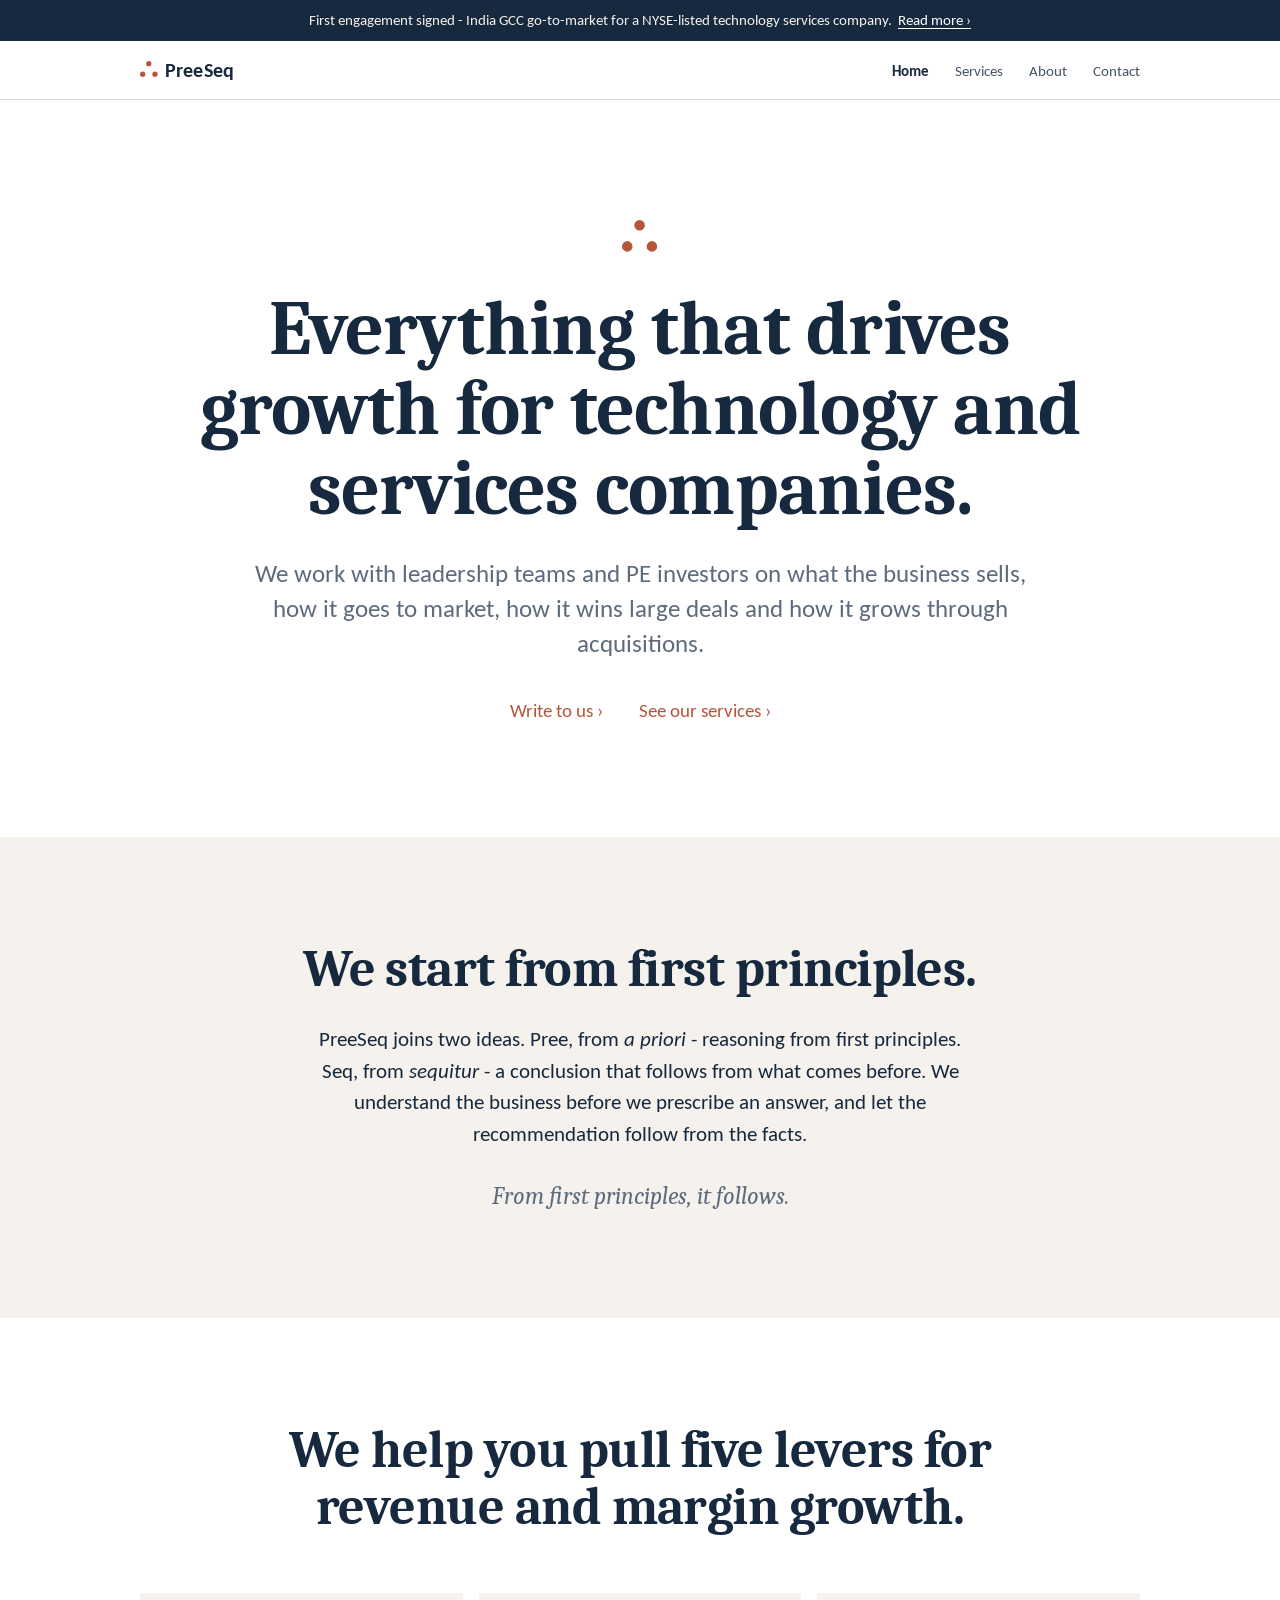
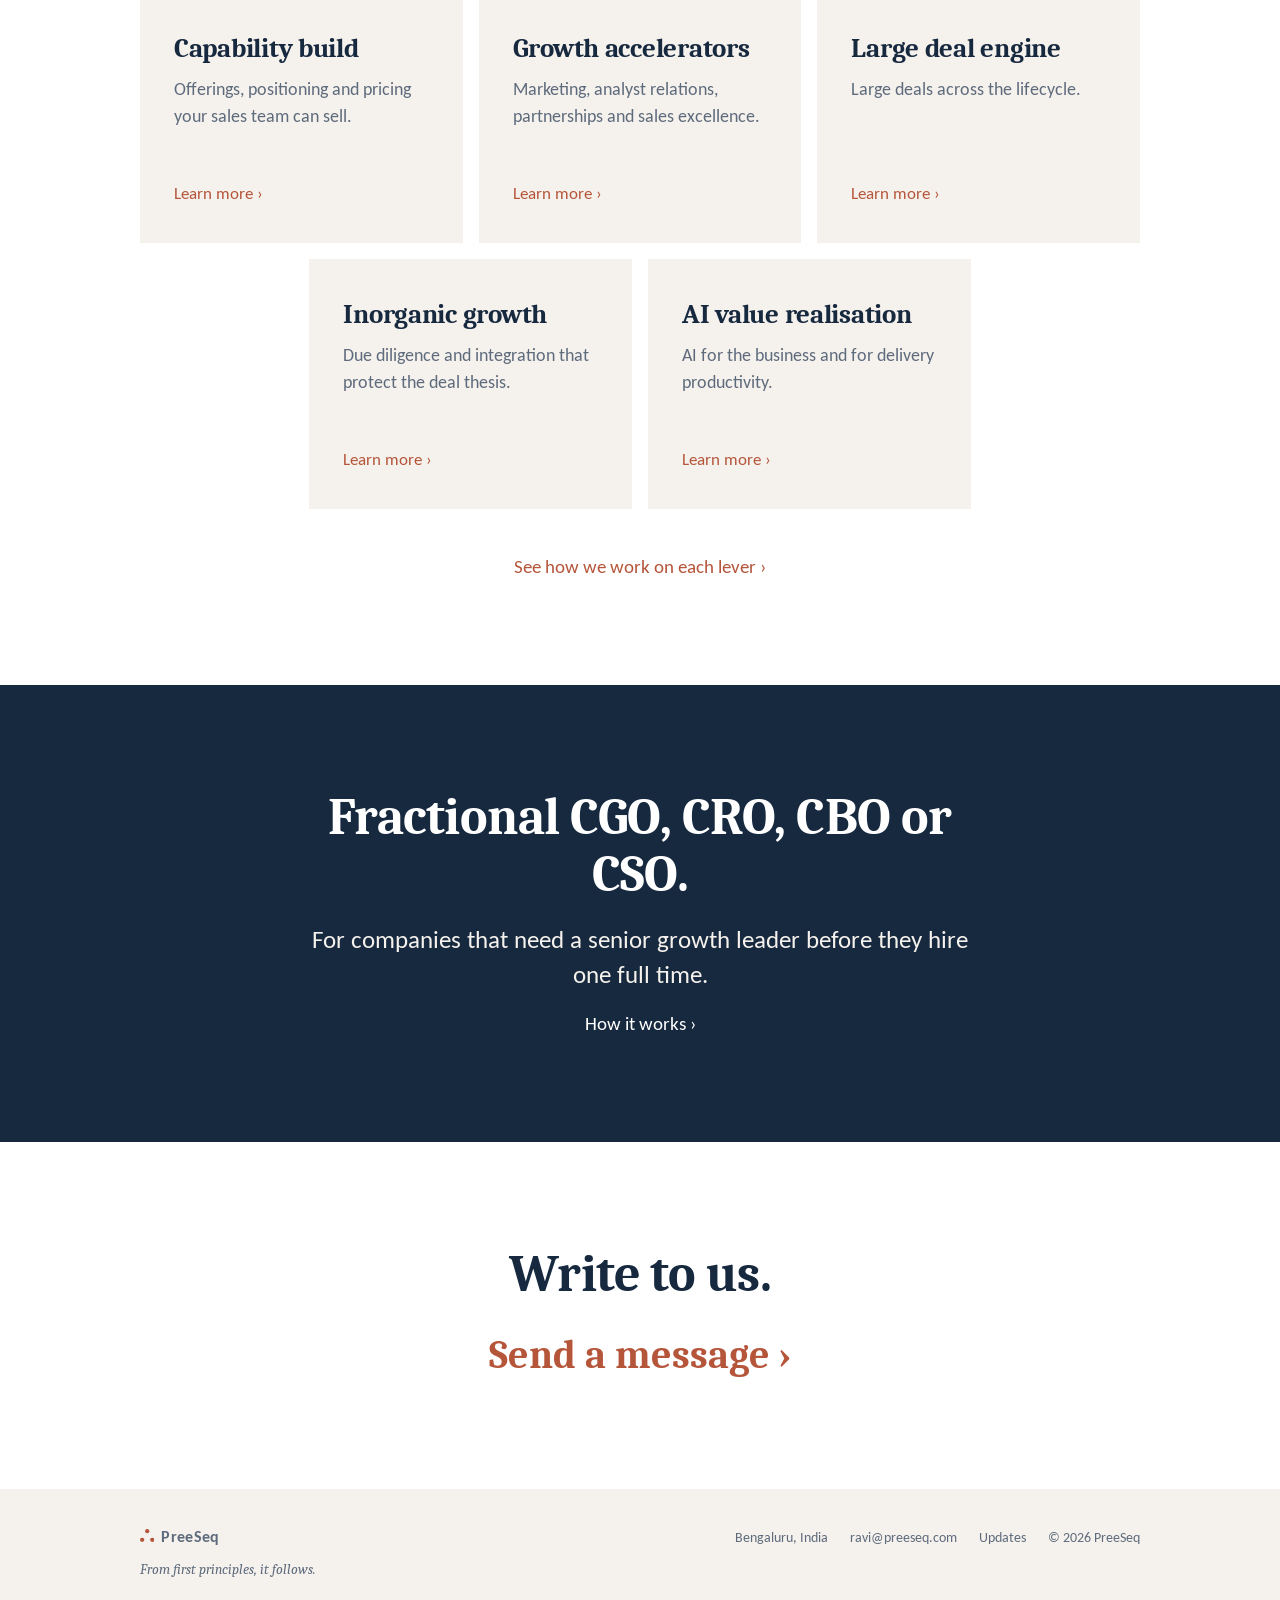
<file: index.html>
<!doctype html>
<html lang="en-GB">
<head>
<meta charset="utf-8">
<meta name="viewport" content="width=device-width, initial-scale=1">
<title>PreeSeq - growth advisory for technology and services companies</title>
<meta name="description" content="PreeSeq works with technology and services companies and PE investors on growth: capability build, growth accelerators, large deals, inorganic growth and AI value realisation.">
<link rel="canonical" href="https://preeseq.com/">
<link rel="icon" href="/favicon.svg" type="image/svg+xml">
<link rel="preload" href="/assets/fonts/Caladea-Bold.woff2" as="font" type="font/woff2" crossorigin>
<link rel="preload" href="/assets/fonts/Carlito-Regular.woff2" as="font" type="font/woff2" crossorigin>
<link rel="stylesheet" href="/assets/css/site.css">
<meta property="og:type" content="website">
<meta property="og:site_name" content="PreeSeq">
<meta property="og:title" content="PreeSeq - growth advisory for technology and services companies">
<meta property="og:description" content="PreeSeq works with technology and services companies and PE investors on growth: capability build, growth accelerators, large deals, inorganic growth and AI value realisation.">
<meta property="og:url" content="https://preeseq.com/">
<meta property="og:image" content="https://preeseq.com/assets/img/og.png">
<meta name="twitter:card" content="summary_large_image">
</head>
<body>
<div class="announce">First engagement signed - India GCC go-to-market for a NYSE-listed technology services company.<a href="/updates.html">Read more &rsaquo;</a></div>
<header class="site-header">
  <div class="wrap">
    <a class="logo" href="/" aria-label="PreeSeq home"><svg class="ps-mark" viewBox="0 0 10 9" aria-hidden="true"><circle cx="5" cy="1.5" r="1.5"/><circle cx="1.5" cy="7.5" r="1.5"/><circle cx="8.5" cy="7.5" r="1.5"/></svg><span class="name">PreeSeq</span></a>
    <nav aria-label="Main"><ul class="nav"><li><a href="/" aria-current="page">Home</a></li><li><a href="/services.html">Services</a></li><li><a href="/about.html">About</a></li><li><a href="/contact.html">Contact</a></li></ul></nav>
  </div>
</header>
<main>
<section class="hero">
  <div class="wrap">
    <svg class="ps-mark" viewBox="0 0 10 9" aria-hidden="true"><circle cx="5" cy="1.5" r="1.5"/><circle cx="1.5" cy="7.5" r="1.5"/><circle cx="8.5" cy="7.5" r="1.5"/></svg>
    <h1 class="display">Everything that drives growth for technology and services companies.</h1>
    <p class="sub">We work with leadership teams and PE investors on what the business sells, how it goes to market, how it wins large deals and how it grows through acquisitions.</p>
    <div class="links"><a class="more" href="/contact.html">Write to us</a><a class="more" href="/services.html">See our services</a></div>
  </div>
</section>

<section class="band sand center approach">
  <div class="wrap narrow">
    <h2 class="h2">We start from first principles.</h2>
    <p>PreeSeq joins two ideas. Pree, from <em>a priori</em> - reasoning from first principles. Seq, from <em>sequitur</em> - a conclusion that follows from what comes before. We understand the business before we prescribe an answer, and let the recommendation follow from the facts.</p>
    <p class="tagline">From first principles, it follows.</p>
  </div>
</section>

<section class="band">
  <div class="wrap">
    <h2 class="h2 center narrow">We help you pull five levers for revenue and margin growth.</h2>
    <ul class="tiles"><li class="tile"><h3>Capability build</h3><p>Offerings, positioning and pricing your sales team can sell.</p><a class="more" href="/services.html#capability-build">Learn more</a></li><li class="tile"><h3>Growth accelerators</h3><p>Marketing, analyst relations, partnerships and sales excellence.</p><a class="more" href="/services.html#growth-accelerators">Learn more</a></li><li class="tile"><h3>Large deal engine</h3><p>Large deals across the lifecycle.</p><a class="more" href="/services.html#large-deals">Learn more</a></li><li class="tile"><h3>Inorganic growth</h3><p>Due diligence and integration that protect the deal thesis.</p><a class="more" href="/services.html#inorganic-growth">Learn more</a></li><li class="tile"><h3>AI value realisation</h3><p>AI for the business and for delivery productivity.</p><a class="more" href="/services.html#ai-value">Learn more</a></li></ul>
    <div class="center after-tiles"><a class="more" href="/services.html">See how we work on each lever</a></div>
  </div>
</section>

<section class="band navy center">
  <div class="wrap narrow">
    <h2 class="h2" style="margin-bottom:18px">Fractional CGO, CRO, CBO or CSO.</h2>
    <p class="sub">For companies that need a senior growth leader before they hire one full time.</p>
    <a class="more" href="/services.html#fractional">How it works</a>
  </div>
</section>

<section class="band center">
  <div class="wrap narrow">
    <h2 class="h2" style="margin-bottom:22px">Write to us.</h2>
    <a class="big-link more" href="/contact.html">Send a message</a>
  </div>
</section>
</main>
<footer class="site-footer">
  <div class="wrap">
    <a class="logo" href="/"><svg class="ps-mark" viewBox="0 0 10 9" aria-hidden="true"><circle cx="5" cy="1.5" r="1.5"/><circle cx="1.5" cy="7.5" r="1.5"/><circle cx="8.5" cy="7.5" r="1.5"/></svg><span class="name">PreeSeq</span></a>
    <div class="meta">
      <span>Bengaluru, India</span>
      <a href="mailto:ravi@preeseq.com">ravi@preeseq.com</a>
      <a href="/updates.html">Updates</a>
      <span>&copy; 2026 PreeSeq</span>
    </div>
    <p class="tagline">From first principles, it follows.</p>
  </div>
</footer>
</body>
</html>
</file>
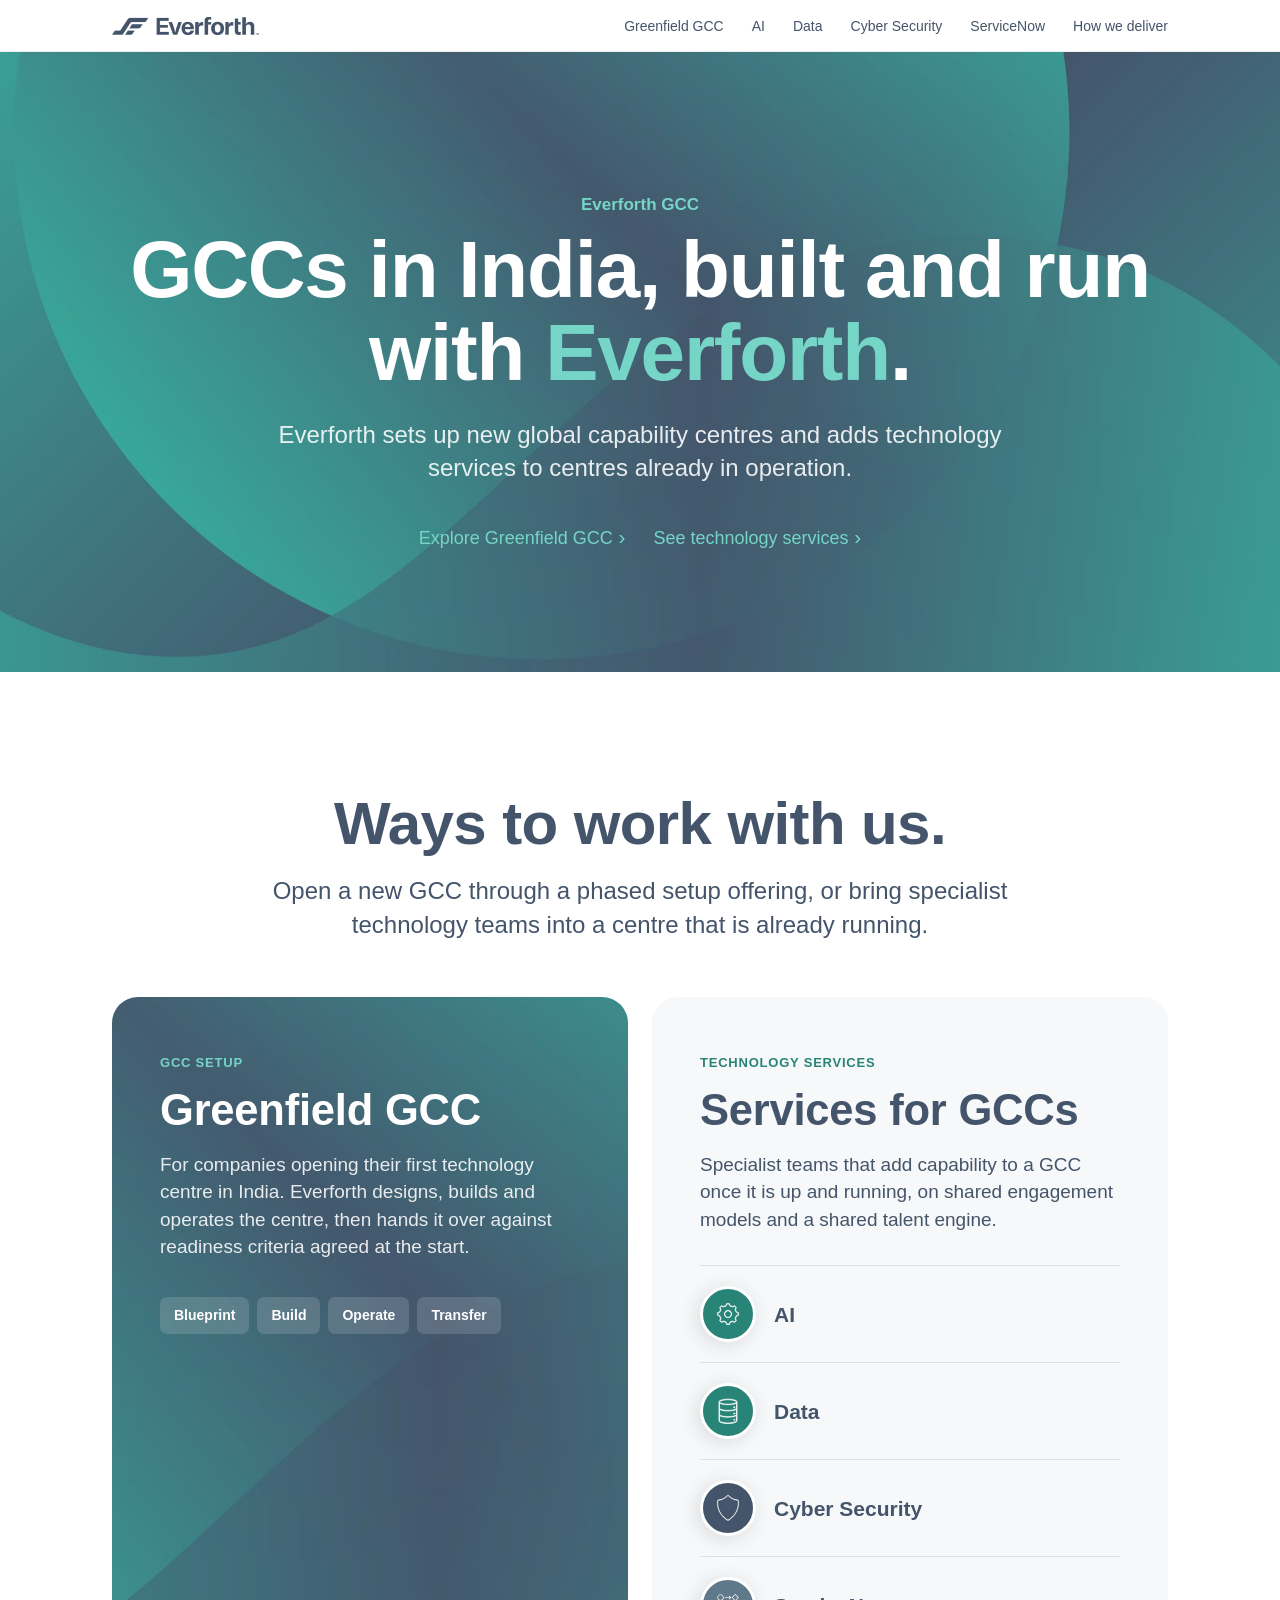
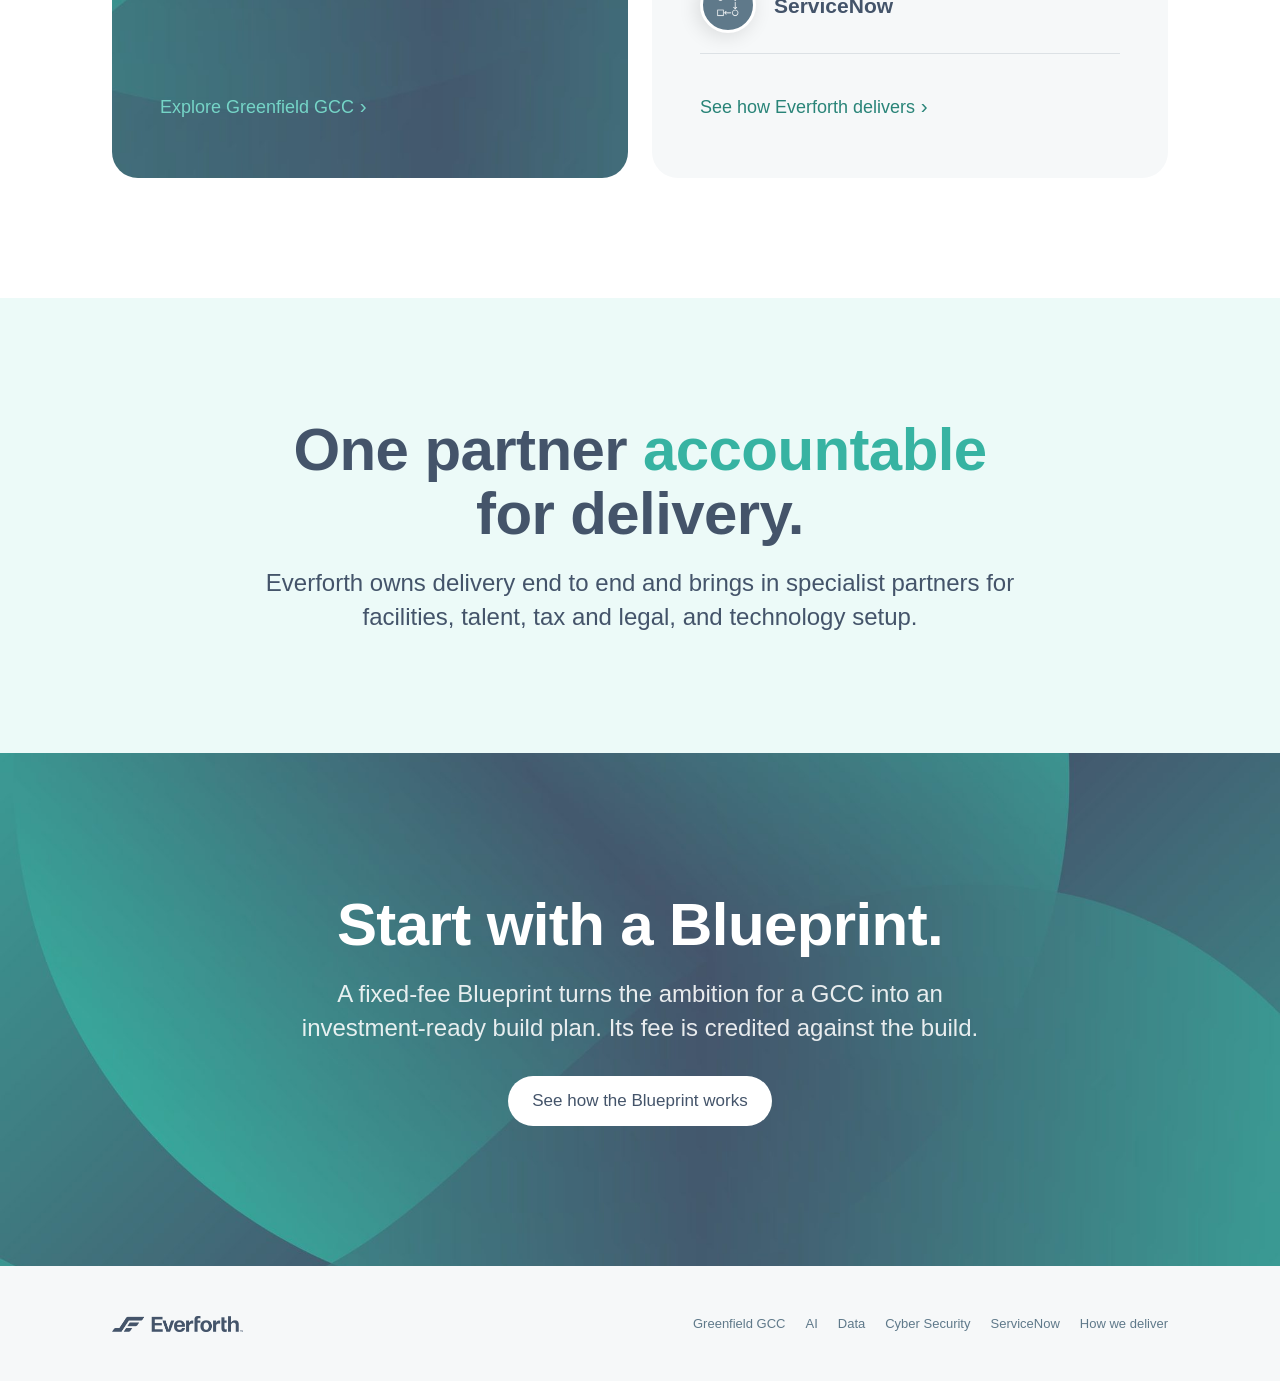
<file: eforgcc/index.html>
<!doctype html>
<html lang="en-GB">
<head>
<meta charset="utf-8">
<meta name="viewport" content="width=device-width, initial-scale=1">
<meta name="robots" content="noindex, nofollow">
<title>Everforth GCC</title>
<meta name="description" content="Everforth sets up new global capability centres in India and adds technology services to centres already in operation.">
<link rel="stylesheet" href="assets/css/site.css">
</head>
<body>
<header class="gnav">
  <div class="wrap">
    <a class="brand" href="index.html" aria-label="Everforth GCC home"><img src="assets/everforth-logo.png" alt="Everforth"></a>
    <button class="menu-btn" aria-expanded="false" aria-label="Menu">Menu</button>
    <ul>
      <li><a href="greenfield/index.html">Greenfield GCC</a></li>
      <li><a href="ai/index.html">AI</a></li>
      <li><a href="data/index.html">Data</a></li>
      <li><a href="cybersecurity/index.html">Cyber Security</a></li>
      <li><a href="servicenow/index.html">ServiceNow</a></li>
      <li><a href="delivery/index.html">How we deliver</a></li>
    </ul>
  </div>
</header>

<main>
<section class="hero dark grad">
  <div class="wrap">
    <p class="eyebrow reveal">Everforth GCC</p>
    <h1 class="display reveal">GCCs in India, built and run with <span class="hl">Everforth</span>.</h1>
    <p class="lead reveal">Everforth sets up new global capability centres and adds technology services to centres already in operation.</p>
    <div class="ctas reveal"><a class="more" href="greenfield/index.html">Explore Greenfield GCC</a><a class="more" href="#services">See technology services</a></div>
  </div>
</section>

<section class="band">
  <div class="wrap">
    <div class="sec-head center narrow reveal">
      <h2 class="h1">Ways to work with us.</h2>
      <p class="lead">Open a new GCC through a phased setup offering, or bring specialist technology teams into a centre that is already running.</p>
    </div>
    <div class="split" id="services">
      <article class="panel dark grad reveal">
        <p class="tag">GCC setup</p>
        <h3 class="h2">Greenfield GCC</h3>
        <p class="body">For companies opening their first technology centre in India. Everforth designs, builds and operates the centre, then hands it over against readiness criteria agreed at the start.</p>
        <div class="phase-strip"><span>Blueprint</span><span>Build</span><span>Operate</span><span>Transfer</span></div>
        <div class="foot"><a class="more" href="greenfield/index.html">Explore Greenfield GCC</a></div>
      </article>
      <article class="panel light reveal">
        <p class="tag">Technology services</p>
        <h3 class="h2">Services for GCCs</h3>
        <p class="body">Specialist teams that add capability to a GCC once it is up and running, on shared engagement models and a shared talent engine.</p>
        <ul class="svc-list">
          <li><a href="ai/index.html"><span class="disc teal"><img src="assets/icons/gear.svg" alt=""></span><span class="svc-name">AI</span></a></li>
          <li><a href="data/index.html"><span class="disc teal"><img src="assets/icons/database.svg" alt=""></span><span class="svc-name">Data</span></a></li>
          <li><a href="cybersecurity/index.html"><span class="disc"><img src="assets/icons/shield.svg" alt=""></span><span class="svc-name">Cyber Security</span></a></li>
          <li><a href="servicenow/index.html"><span class="disc steel"><img src="assets/icons/workflow.svg" alt=""></span><span class="svc-name">ServiceNow</span></a></li>
        </ul>
        <div class="foot"><a class="more" href="delivery/index.html">See how Everforth delivers</a></div>
      </article>
    </div>
  </div>
</section>

<section class="band wash">
  <div class="wrap narrow center reveal">
    <h2 class="h1">One partner <span class="hl">accountable</span> for delivery.</h2>
    <p class="lead" style="margin-top:20px">Everforth owns delivery end to end and brings in specialist partners for facilities, talent, tax and legal, and technology setup.</p>
  </div>
</section>

<section class="cta dark grad">
  <div class="wrap reveal">
    <h2 class="h1">Start with a Blueprint.</h2>
    <p class="lead">A fixed-fee Blueprint turns the ambition for a GCC into an investment-ready build plan. Its fee is credited against the build.</p>
    <a class="btn" href="greenfield/index.html#blueprint">See how the Blueprint works</a>
  </div>
</section>
</main>

<footer class="foot-band">
  <div class="wrap">
    <img src="assets/everforth-logo.png" alt="Everforth">
    <nav><a href="greenfield/index.html">Greenfield GCC</a><a href="ai/index.html">AI</a><a href="data/index.html">Data</a><a href="cybersecurity/index.html">Cyber Security</a><a href="servicenow/index.html">ServiceNow</a><a href="delivery/index.html">How we deliver</a></nav>
  </div>
</footer>
<script src="assets/js/site.js"></script>
</body>
</html>
</file>
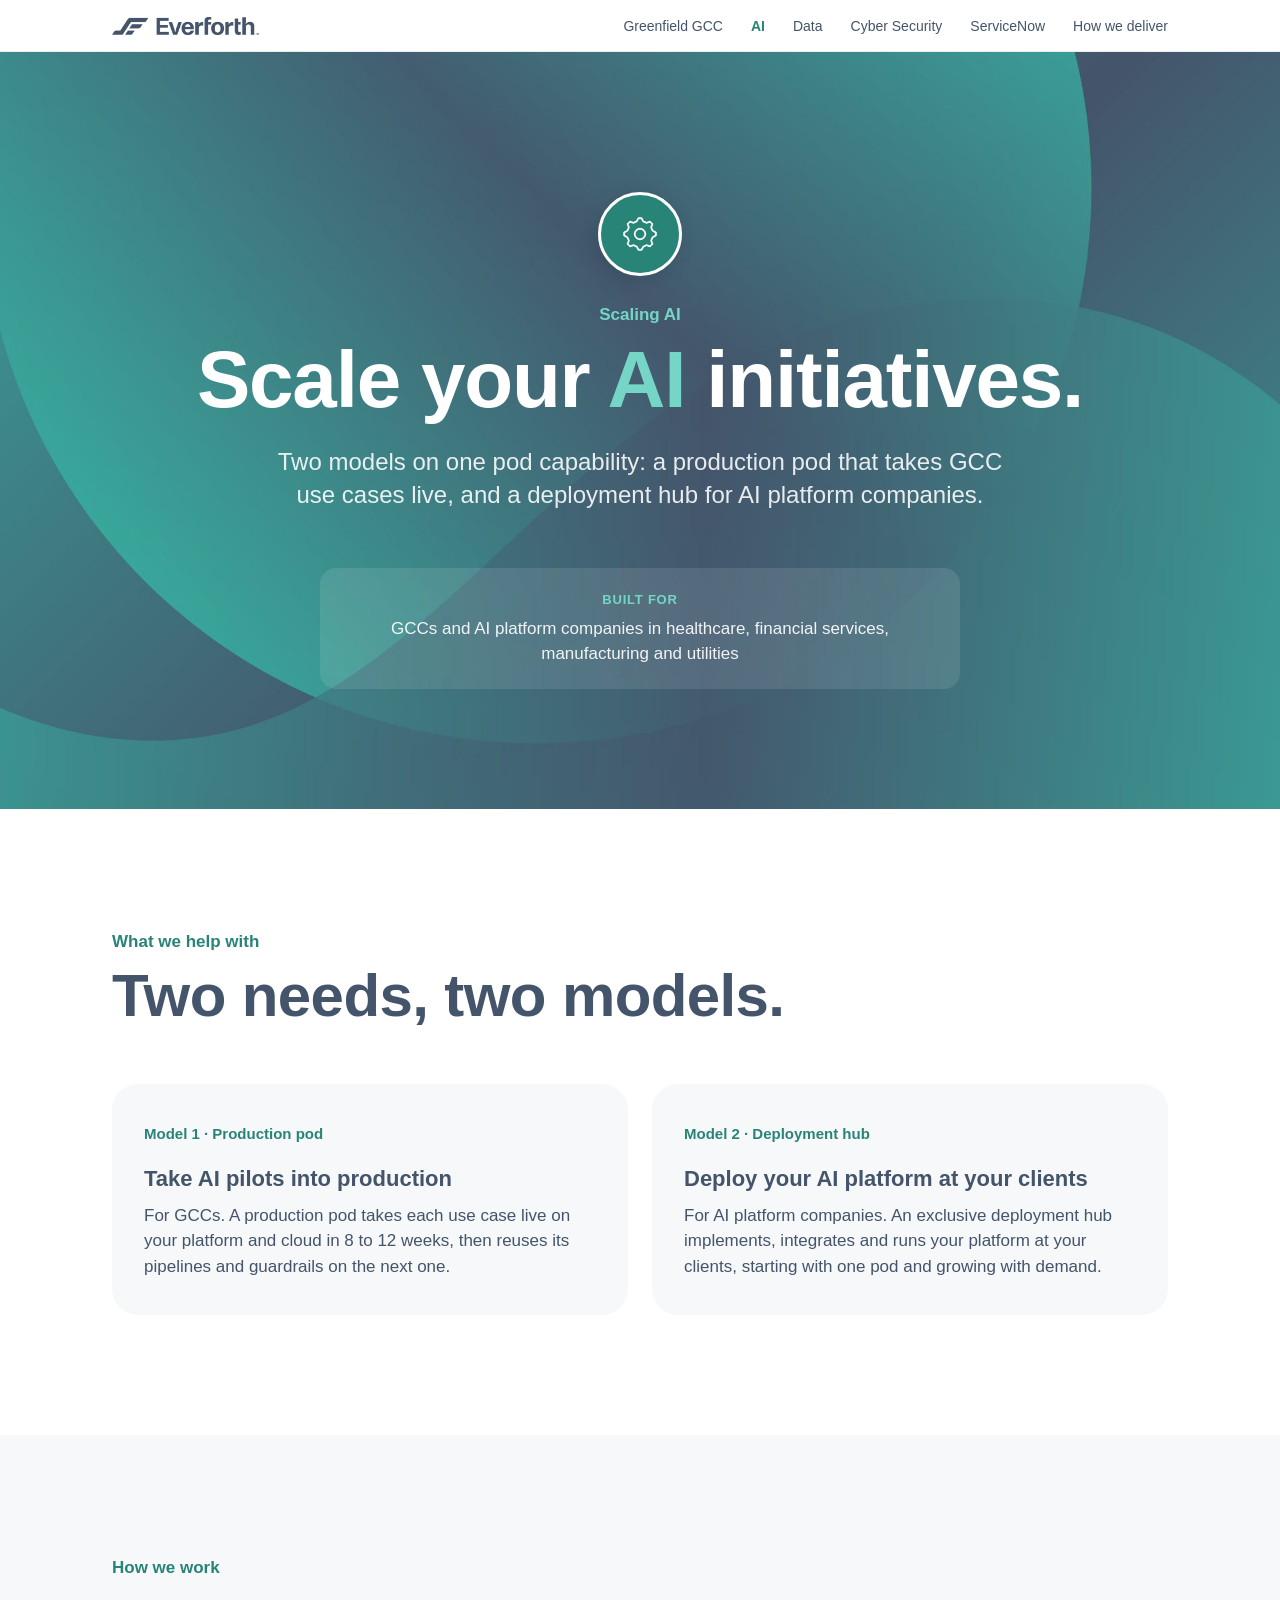
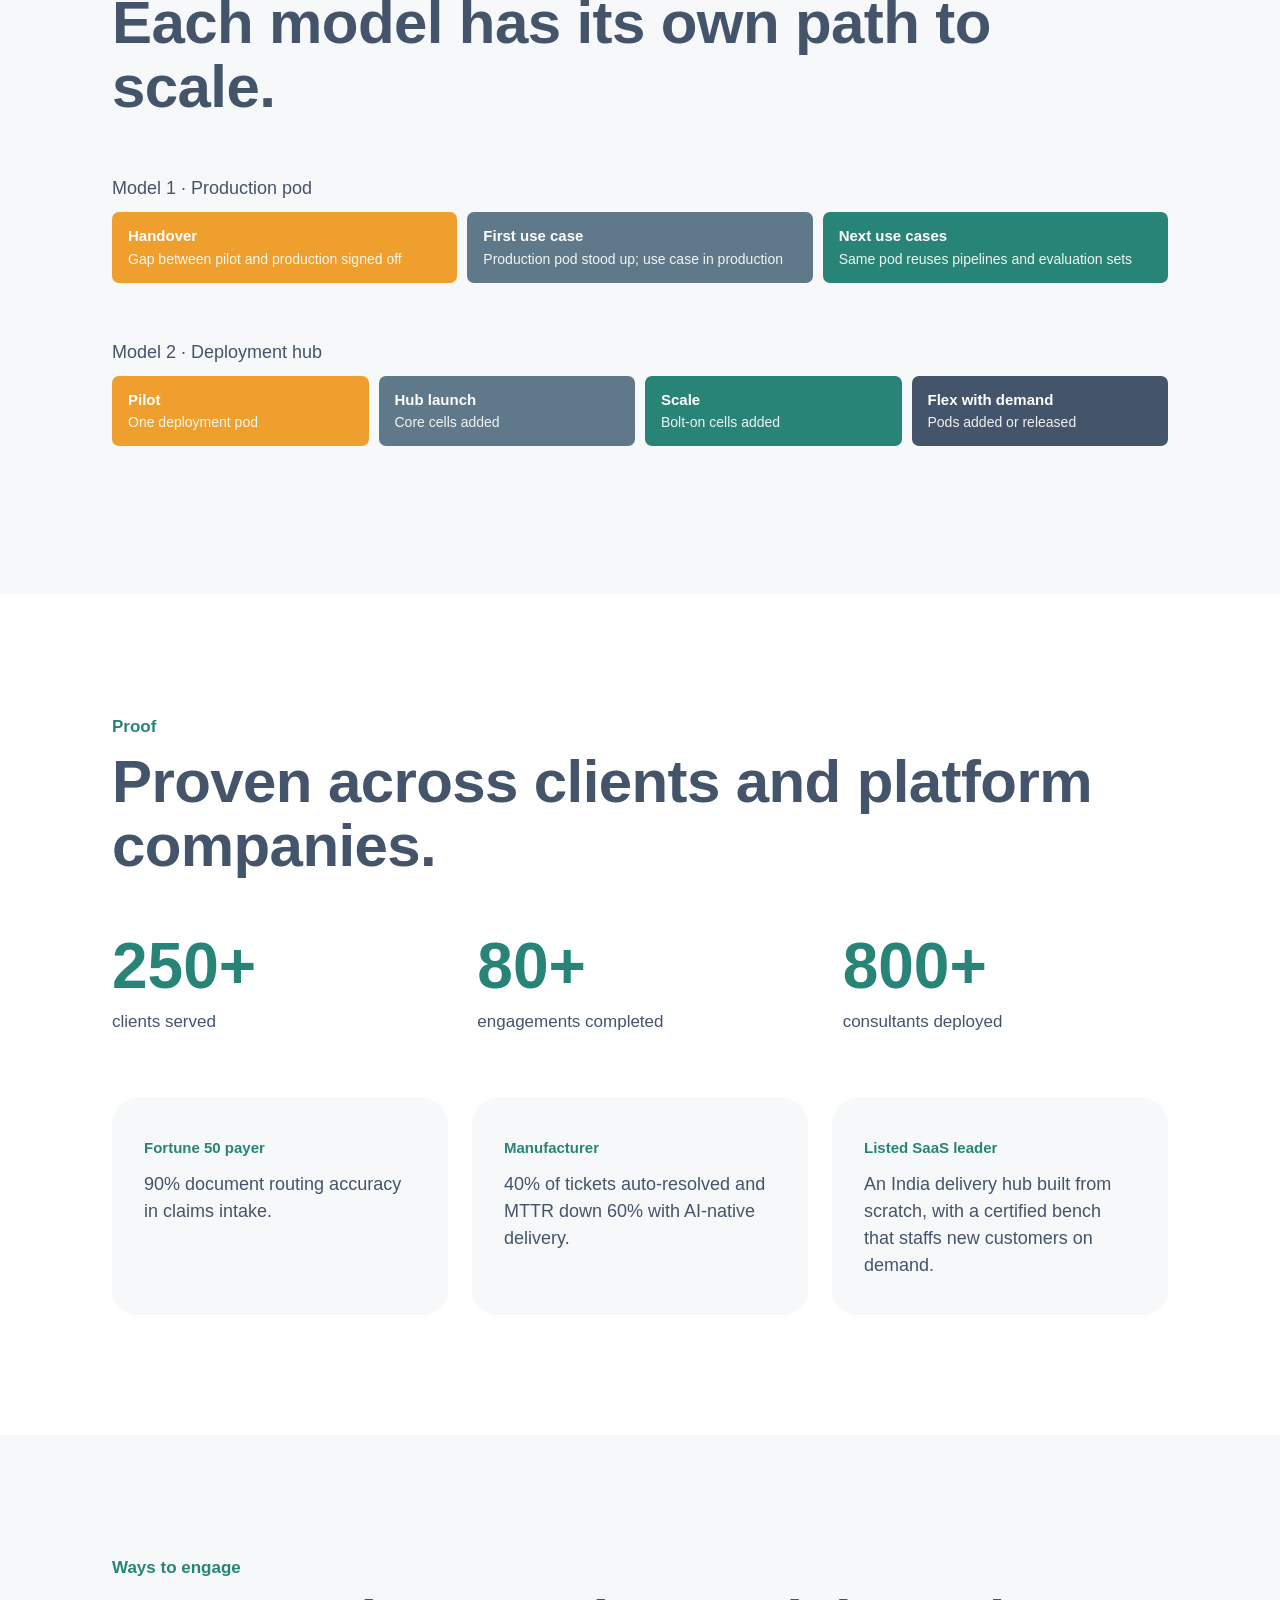
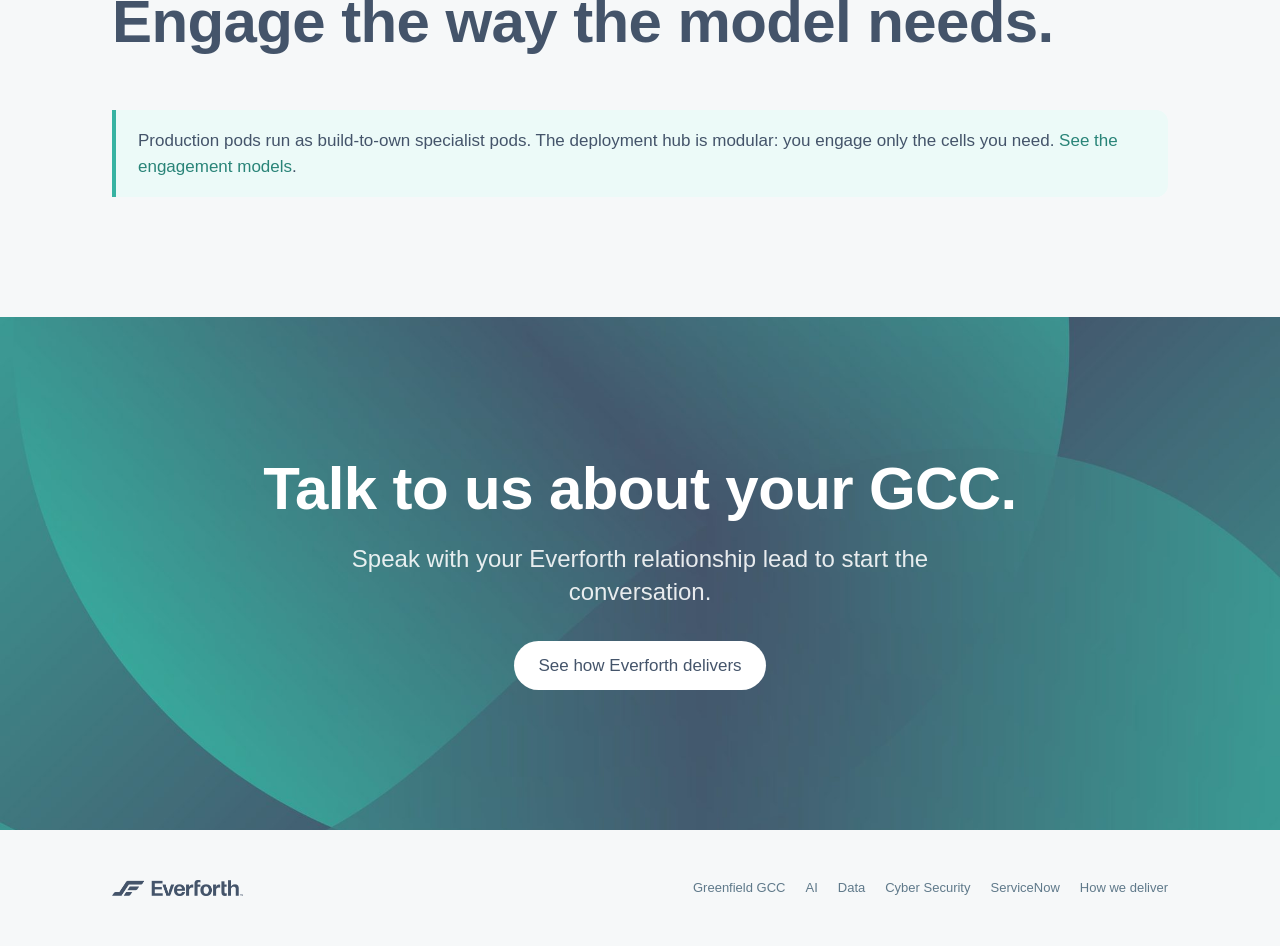
<file: eforgcc/ai/index.html>
<!doctype html>
<html lang="en-GB">
<head>
<meta charset="utf-8">
<meta name="viewport" content="width=device-width, initial-scale=1">
<meta name="robots" content="noindex, nofollow">
<title>Scaling AI | Everforth</title>
<meta name="description" content="Scaling AI: a production pod that takes GCC use cases live, and a deployment hub for AI platform companies.">
<link rel="stylesheet" href="../assets/css/site.css">
</head>
<body>
<header class="gnav">
  <div class="wrap">
    <a class="brand" href="../index.html" aria-label="Everforth GCC home"><img src="../assets/everforth-logo.png" alt="Everforth"></a>
    <button class="menu-btn" aria-expanded="false" aria-label="Menu">Menu</button>
    <ul>
      <li><a href="../greenfield/index.html">Greenfield GCC</a></li>
      <li><a href="../ai/index.html" aria-current="page">AI</a></li>
      <li><a href="../data/index.html">Data</a></li>
      <li><a href="../cybersecurity/index.html">Cyber Security</a></li>
      <li><a href="../servicenow/index.html">ServiceNow</a></li>
      <li><a href="../delivery/index.html">How we deliver</a></li>
    </ul>
  </div>
</header>
<main>
<section class="hero dark grad"><div class="wrap"><span class="disc lg teal reveal" style="margin:0 auto 26px"><img src="../assets/icons/gear.svg" alt=""></span><p class="eyebrow reveal">Scaling AI</p><h1 class="display reveal">Scale your <span class="hl">AI</span> initiatives.</h1><p class="lead reveal">Two models on one pod capability: a production pod that takes GCC use cases live, and a deployment hub for AI platform companies.</p><div class="ofacts one reveal"><div><b>Built for</b><p>GCCs and AI platform companies in healthcare, financial services, manufacturing and utilities</p></div></div></div></section><section class="band "><div class="wrap"><div class="sec-head reveal"><p class="eyebrow">What we help with</p><h2 class="h1">Two needs, two models.</h2></div><div class="grid g2"><div class="card reveal"><span class="num">Model 1 · Production pod</span><h3 class="h3">Take AI pilots into production</h3><p>For GCCs. A production pod takes each use case live on your platform and cloud in 8 to 12 weeks, then reuses its pipelines and guardrails on the next one.</p></div><div class="card reveal"><span class="num">Model 2 · Deployment hub</span><h3 class="h3">Deploy your AI platform at your clients</h3><p>For AI platform companies. An exclusive deployment hub implements, integrates and runs your platform at your clients, starting with one pod and growing with demand.</p></div></div></div></section><section class="band paper"><div class="wrap"><div class="sec-head reveal"><p class="eyebrow">How we work</p><h2 class="h1">Each model has its own path to scale.</h2></div><p class="when reveal" style="margin-bottom:10px">Model 1 · Production pod</p><div class="steps reveal"><span class="s1">Handover<small>Gap between pilot and production signed off</small></span><span class="s2">First use case<small>Production pod stood up; use case in production</small></span><span class="s3">Next use cases<small>Same pod reuses pipelines and evaluation sets</small></span></div><div style="height:28px"></div><p class="when reveal" style="margin-bottom:10px">Model 2 · Deployment hub</p><div class="steps reveal"><span class="s1">Pilot<small>One deployment pod</small></span><span class="s2">Hub launch<small>Core cells added</small></span><span class="s3">Scale<small>Bolt-on cells added</small></span><span class="s4">Flex with demand<small>Pods added or released</small></span></div></div></section><section class="band "><div class="wrap"><div class="sec-head reveal"><p class="eyebrow">Proof</p><h2 class="h1">Proven across clients and platform companies.</h2></div><div class="stats st3 reveal"><div class="stat"><div class="n">250+</div><div class="l">clients served</div></div><div class="stat"><div class="n">80+</div><div class="l">engagements completed</div></div><div class="stat"><div class="n">800+</div><div class="l">consultants deployed</div></div></div><div class="block"><div class="grid g3"><div class="card reveal"><span class="num">Fortune 50 payer</span><p style="margin-top:10px;font-size:18px">90% document routing accuracy in claims intake.</p></div><div class="card reveal"><span class="num">Manufacturer</span><p style="margin-top:10px;font-size:18px">40% of tickets auto-resolved and MTTR down 60% with AI-native delivery.</p></div><div class="card reveal"><span class="num">Listed SaaS leader</span><p style="margin-top:10px;font-size:18px">An India delivery hub built from scratch, with a certified bench that staffs new customers on demand.</p></div></div></div></div></section><section class="band paper"><div class="wrap"><div class="sec-head reveal"><p class="eyebrow">Ways to engage</p><h2 class="h1">Engage the way the model needs.</h2></div><div class="callout reveal">Production pods run as build-to-own specialist pods. The deployment hub is modular: you engage only the cells you need. <a href="../delivery/index.html#models">See the engagement models</a>.</div></div></section><section class="cta dark grad"><div class="wrap reveal"><h2 class="h1">Talk to us about your GCC.</h2><p class="lead">Speak with your Everforth relationship lead to start the conversation.</p><a class="btn" href="../delivery/index.html">See how Everforth delivers</a></div></section>
</main>
<footer class="foot-band">
  <div class="wrap">
    <img src="../assets/everforth-logo.png" alt="Everforth">
    <nav><a href="../greenfield/index.html">Greenfield GCC</a><a href="../ai/index.html">AI</a><a href="../data/index.html">Data</a><a href="../cybersecurity/index.html">Cyber Security</a><a href="../servicenow/index.html">ServiceNow</a><a href="../delivery/index.html">How we deliver</a></nav>
  </div>
</footer>
<script src="../assets/js/site.js"></script>
</body>
</html>
</file>
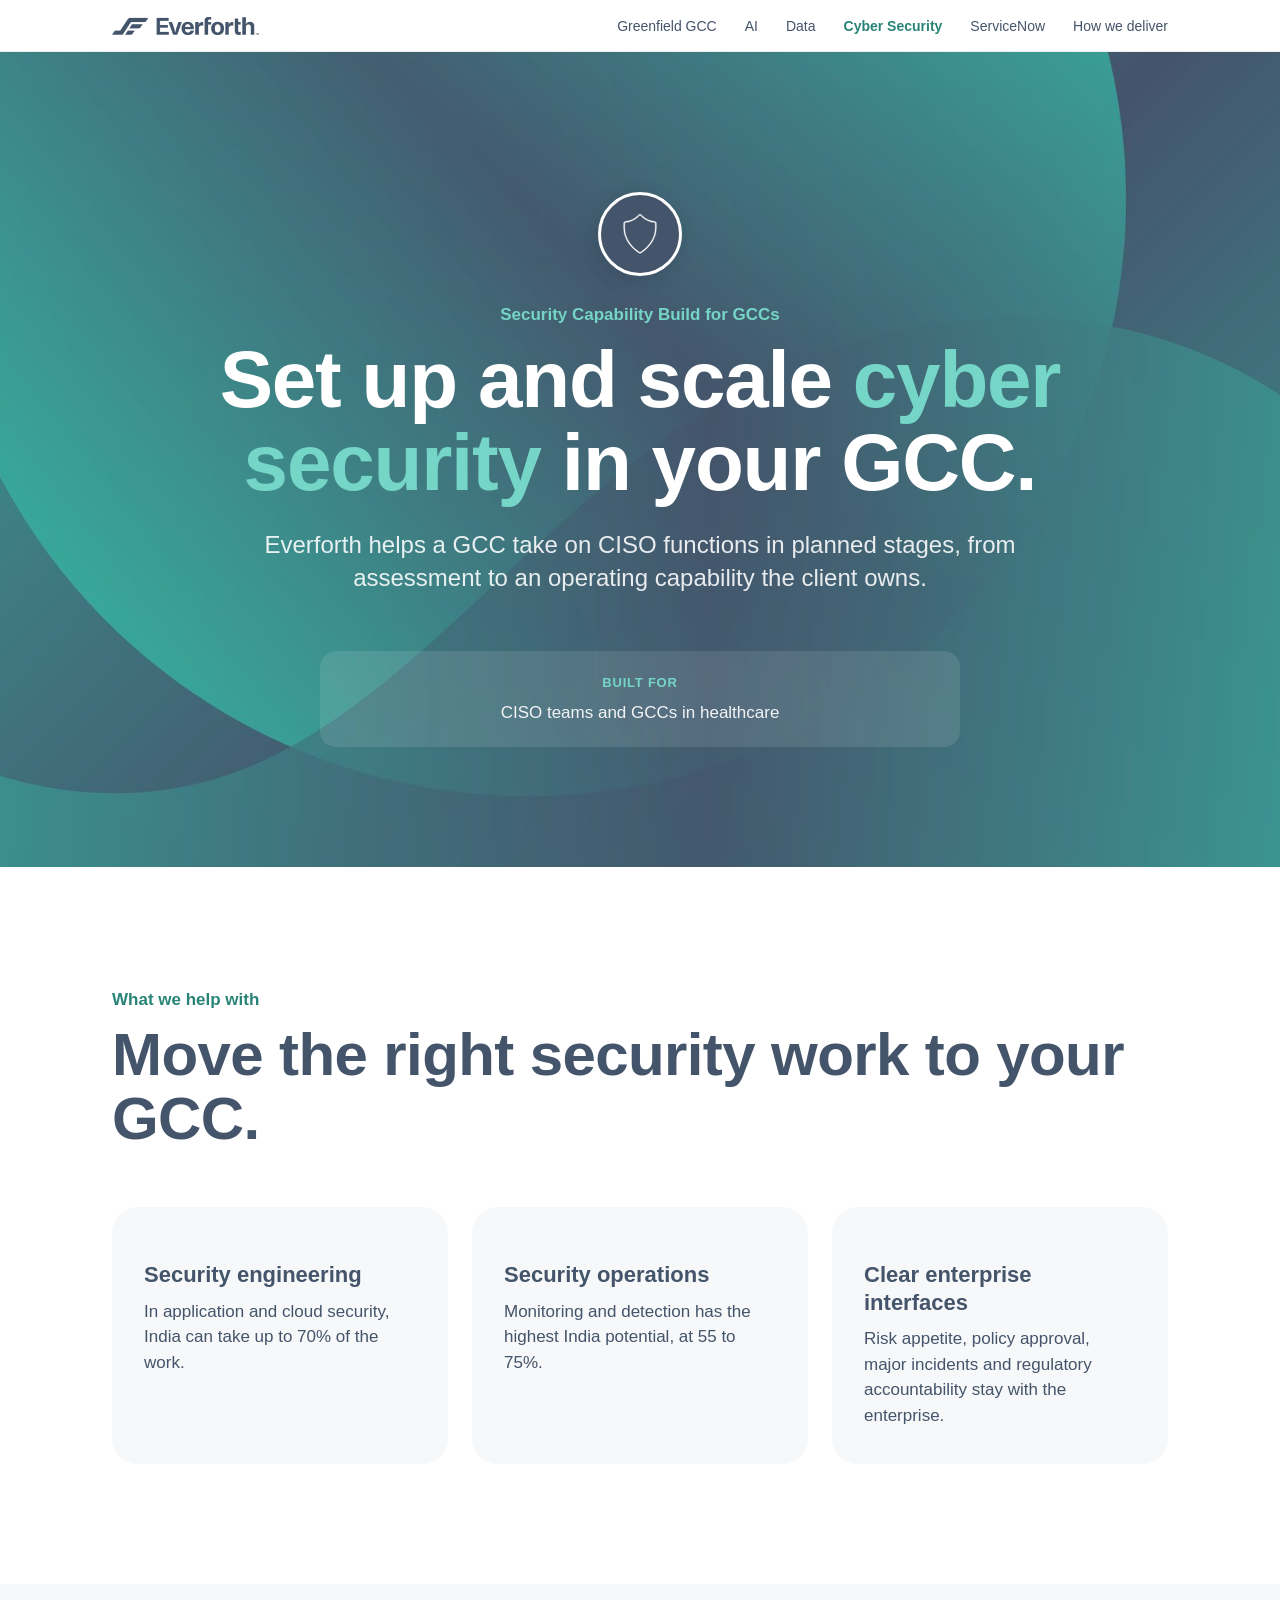
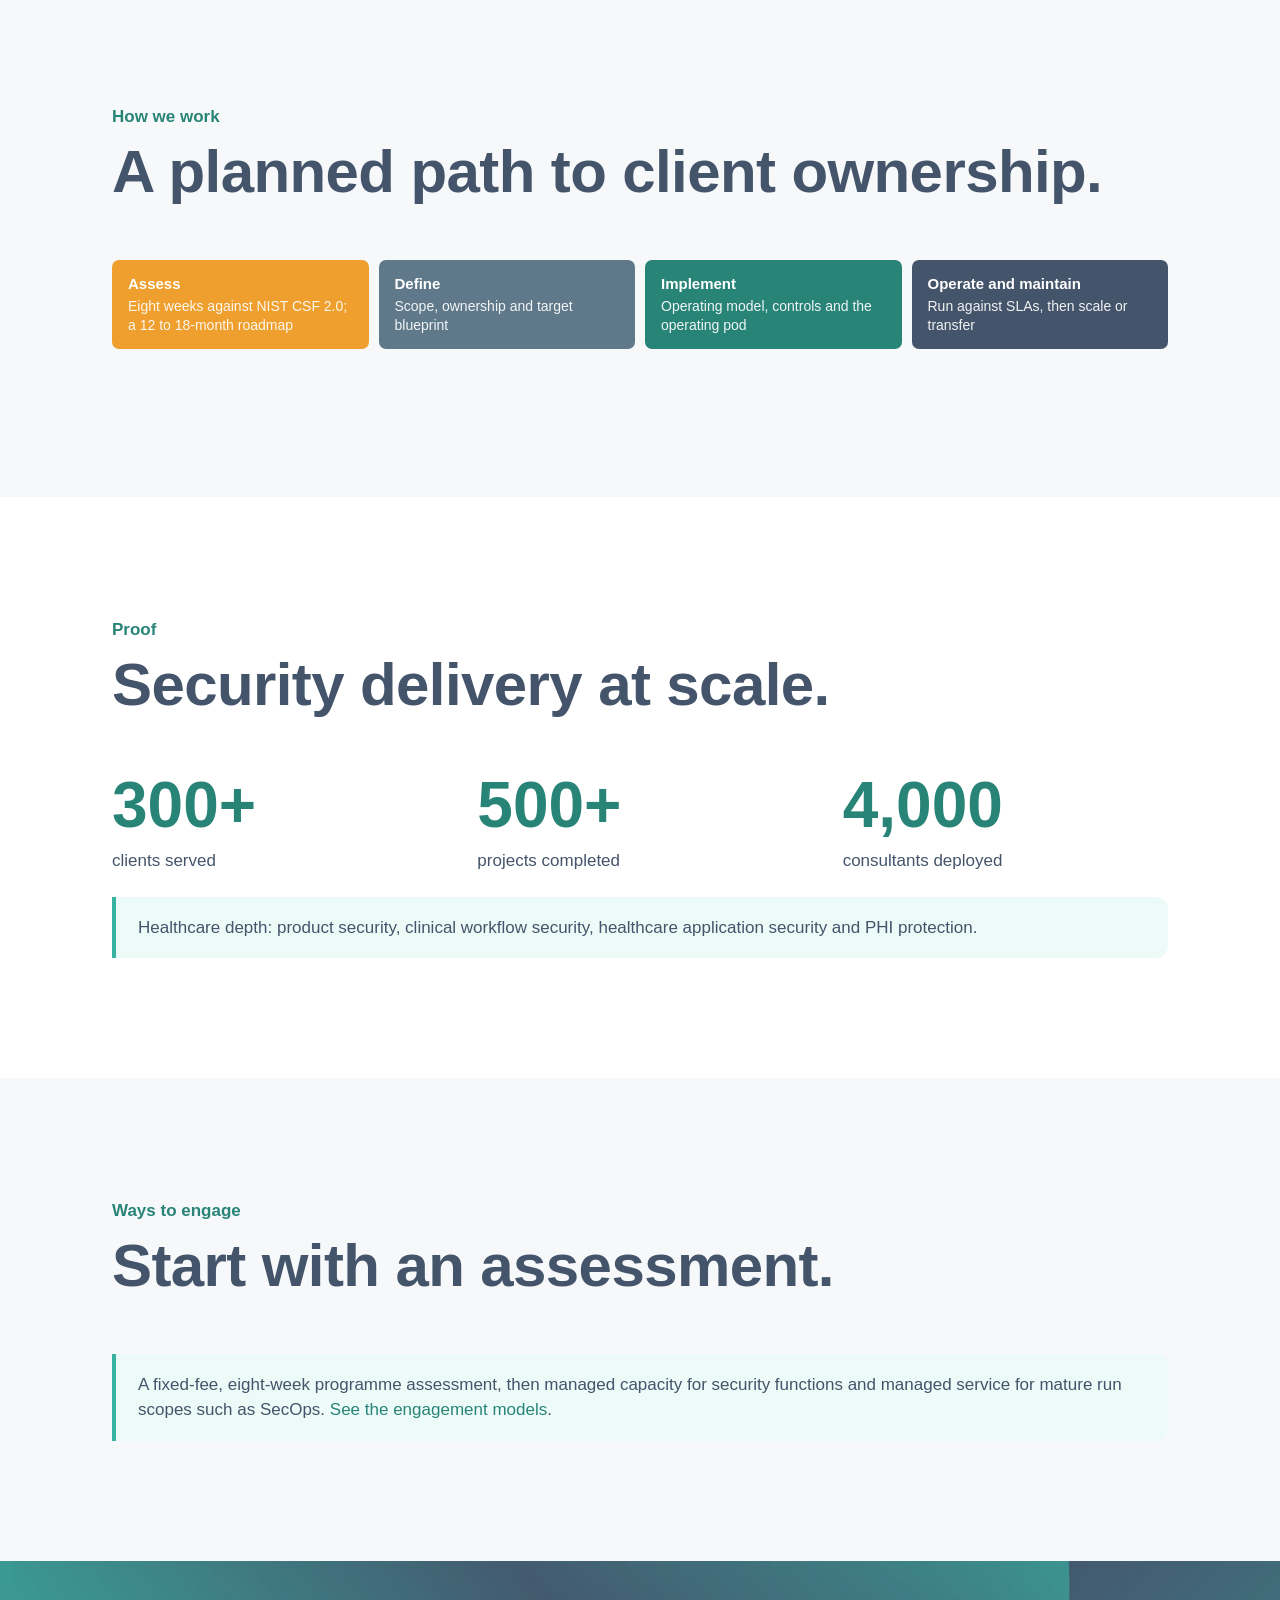
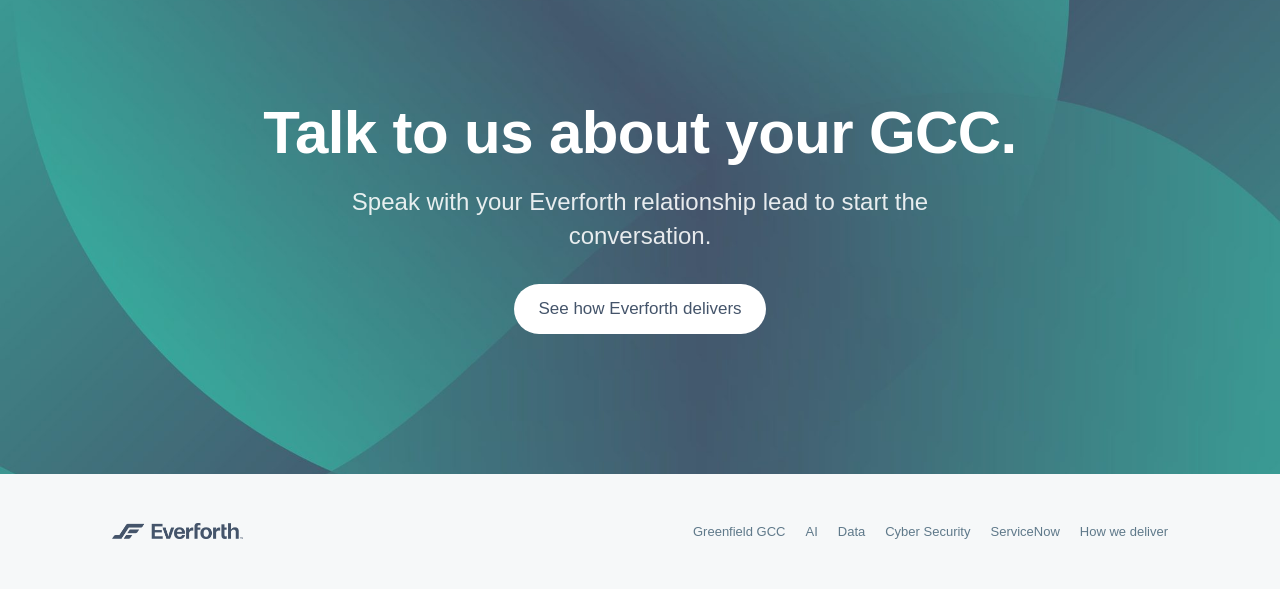
<file: eforgcc/cybersecurity/index.html>
<!doctype html>
<html lang="en-GB">
<head>
<meta charset="utf-8">
<meta name="viewport" content="width=device-width, initial-scale=1">
<meta name="robots" content="noindex, nofollow">
<title>Cyber Security for GCCs | Everforth</title>
<meta name="description" content="Everforth helps a GCC take on CISO functions in planned stages, from assessment to a capability the client owns.">
<link rel="stylesheet" href="../assets/css/site.css">
</head>
<body>
<header class="gnav">
  <div class="wrap">
    <a class="brand" href="../index.html" aria-label="Everforth GCC home"><img src="../assets/everforth-logo.png" alt="Everforth"></a>
    <button class="menu-btn" aria-expanded="false" aria-label="Menu">Menu</button>
    <ul>
      <li><a href="../greenfield/index.html">Greenfield GCC</a></li>
      <li><a href="../ai/index.html">AI</a></li>
      <li><a href="../data/index.html">Data</a></li>
      <li><a href="../cybersecurity/index.html" aria-current="page">Cyber Security</a></li>
      <li><a href="../servicenow/index.html">ServiceNow</a></li>
      <li><a href="../delivery/index.html">How we deliver</a></li>
    </ul>
  </div>
</header>
<main>
<section class="hero dark grad"><div class="wrap"><span class="disc lg  reveal" style="margin:0 auto 26px"><img src="../assets/icons/shield.svg" alt=""></span><p class="eyebrow reveal">Security Capability Build for GCCs</p><h1 class="display reveal">Set up and scale <span class="hl">cyber security</span> in your GCC.</h1><p class="lead reveal">Everforth helps a GCC take on CISO functions in planned stages, from assessment to an operating capability the client owns.</p><div class="ofacts one reveal"><div><b>Built for</b><p>CISO teams and GCCs in healthcare</p></div></div></div></section><section class="band "><div class="wrap"><div class="sec-head reveal"><p class="eyebrow">What we help with</p><h2 class="h1">Move the right security work to your GCC.</h2></div><div class="grid g3"><div class="card reveal"><h3 class="h3">Security engineering</h3><p>In application and cloud security, India can take up to 70% of the work.</p></div><div class="card reveal"><h3 class="h3">Security operations</h3><p>Monitoring and detection has the highest India potential, at 55 to 75%.</p></div><div class="card reveal"><h3 class="h3">Clear enterprise interfaces</h3><p>Risk appetite, policy approval, major incidents and regulatory accountability stay with the enterprise.</p></div></div></div></section><section class="band paper"><div class="wrap"><div class="sec-head reveal"><p class="eyebrow">How we work</p><h2 class="h1">A planned path to client ownership.</h2></div><div class="steps reveal"><span class="s1">Assess<small>Eight weeks against NIST CSF 2.0; a 12 to 18-month roadmap</small></span><span class="s2">Define<small>Scope, ownership and target blueprint</small></span><span class="s3">Implement<small>Operating model, controls and the operating pod</small></span><span class="s4">Operate and maintain<small>Run against SLAs, then scale or transfer</small></span></div></div></section><section class="band "><div class="wrap"><div class="sec-head reveal"><p class="eyebrow">Proof</p><h2 class="h1">Security delivery at scale.</h2></div><div class="stats st3 reveal"><div class="stat"><div class="n">300+</div><div class="l">clients served</div></div><div class="stat"><div class="n">500+</div><div class="l">projects completed</div></div><div class="stat"><div class="n">4,000</div><div class="l">consultants deployed</div></div></div><div class="callout reveal">Healthcare depth: product security, clinical workflow security, healthcare application security and PHI protection.</div></div></section><section class="band paper"><div class="wrap"><div class="sec-head reveal"><p class="eyebrow">Ways to engage</p><h2 class="h1">Start with an assessment.</h2></div><div class="callout reveal">A fixed-fee, eight-week programme assessment, then managed capacity for security functions and managed service for mature run scopes such as SecOps. <a href="../delivery/index.html#models">See the engagement models</a>.</div></div></section><section class="cta dark grad"><div class="wrap reveal"><h2 class="h1">Talk to us about your GCC.</h2><p class="lead">Speak with your Everforth relationship lead to start the conversation.</p><a class="btn" href="../delivery/index.html">See how Everforth delivers</a></div></section>
</main>
<footer class="foot-band">
  <div class="wrap">
    <img src="../assets/everforth-logo.png" alt="Everforth">
    <nav><a href="../greenfield/index.html">Greenfield GCC</a><a href="../ai/index.html">AI</a><a href="../data/index.html">Data</a><a href="../cybersecurity/index.html">Cyber Security</a><a href="../servicenow/index.html">ServiceNow</a><a href="../delivery/index.html">How we deliver</a></nav>
  </div>
</footer>
<script src="../assets/js/site.js"></script>
</body>
</html>
</file>
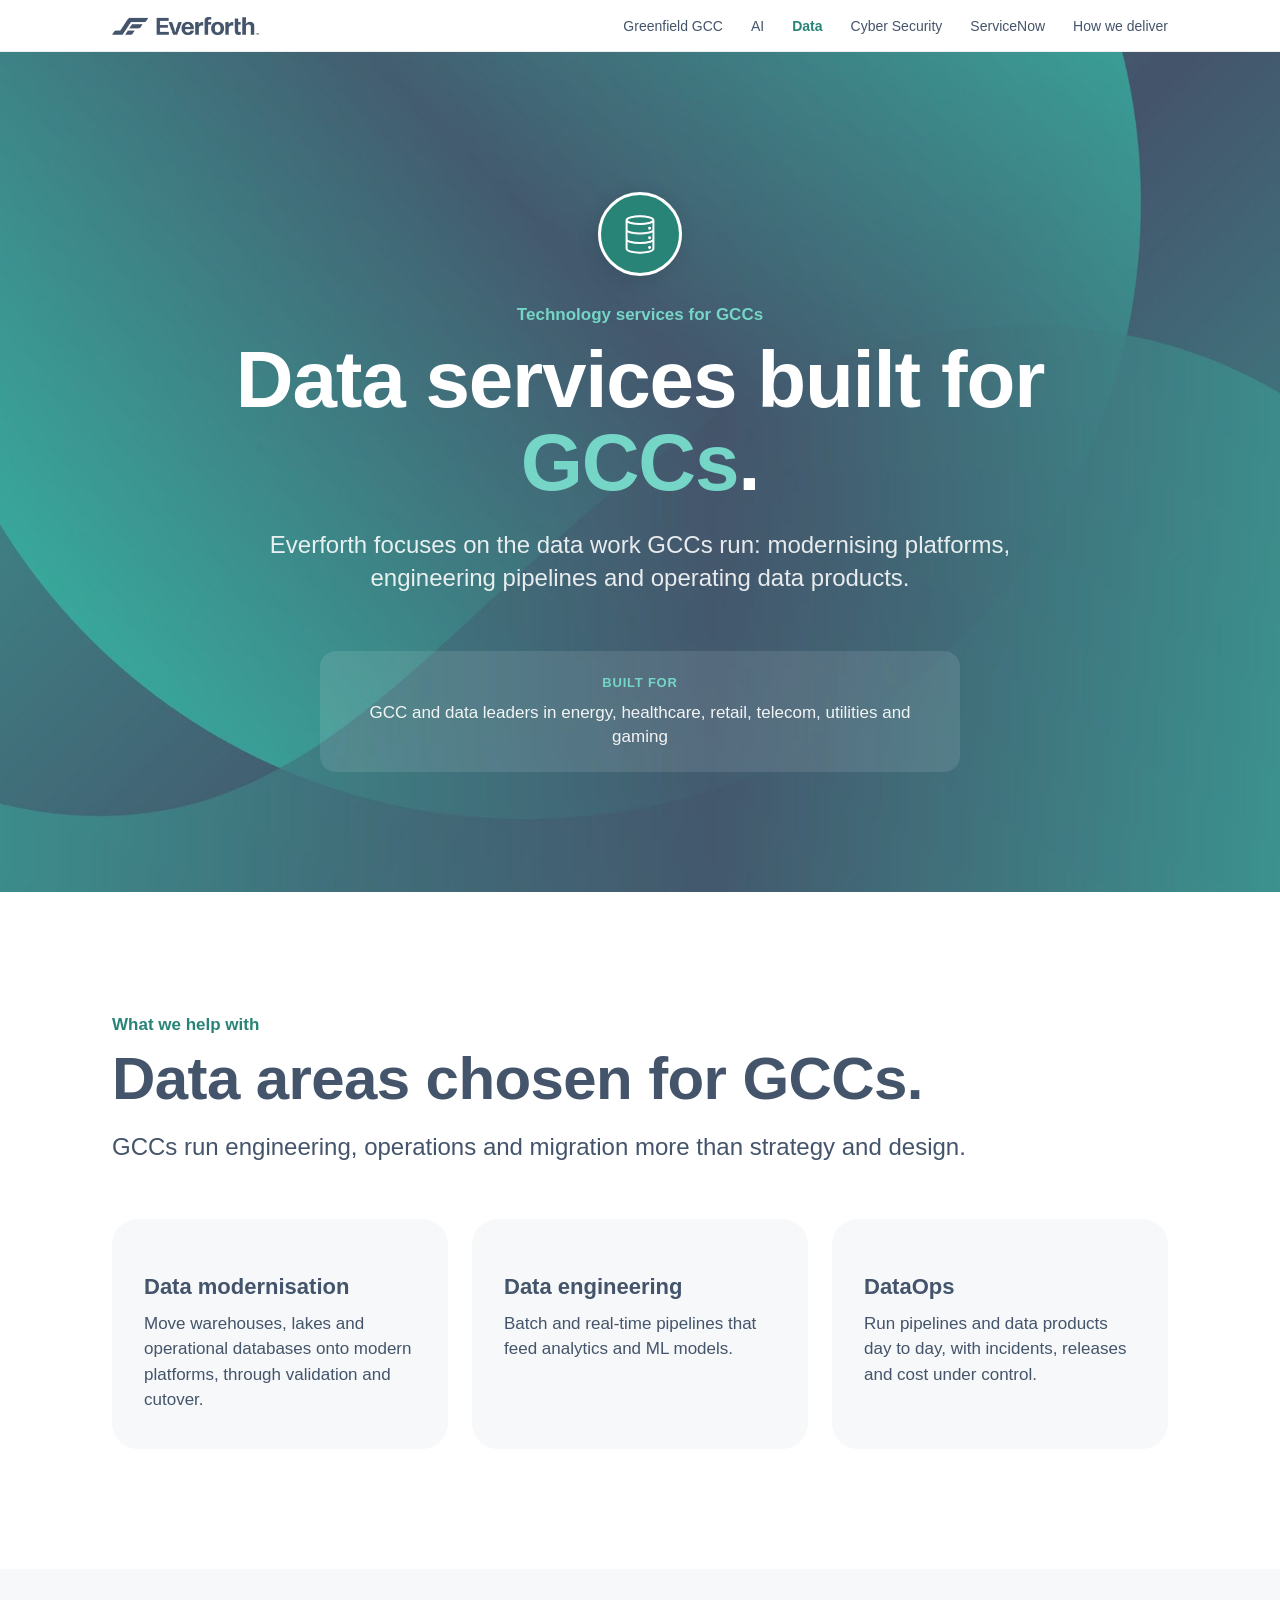
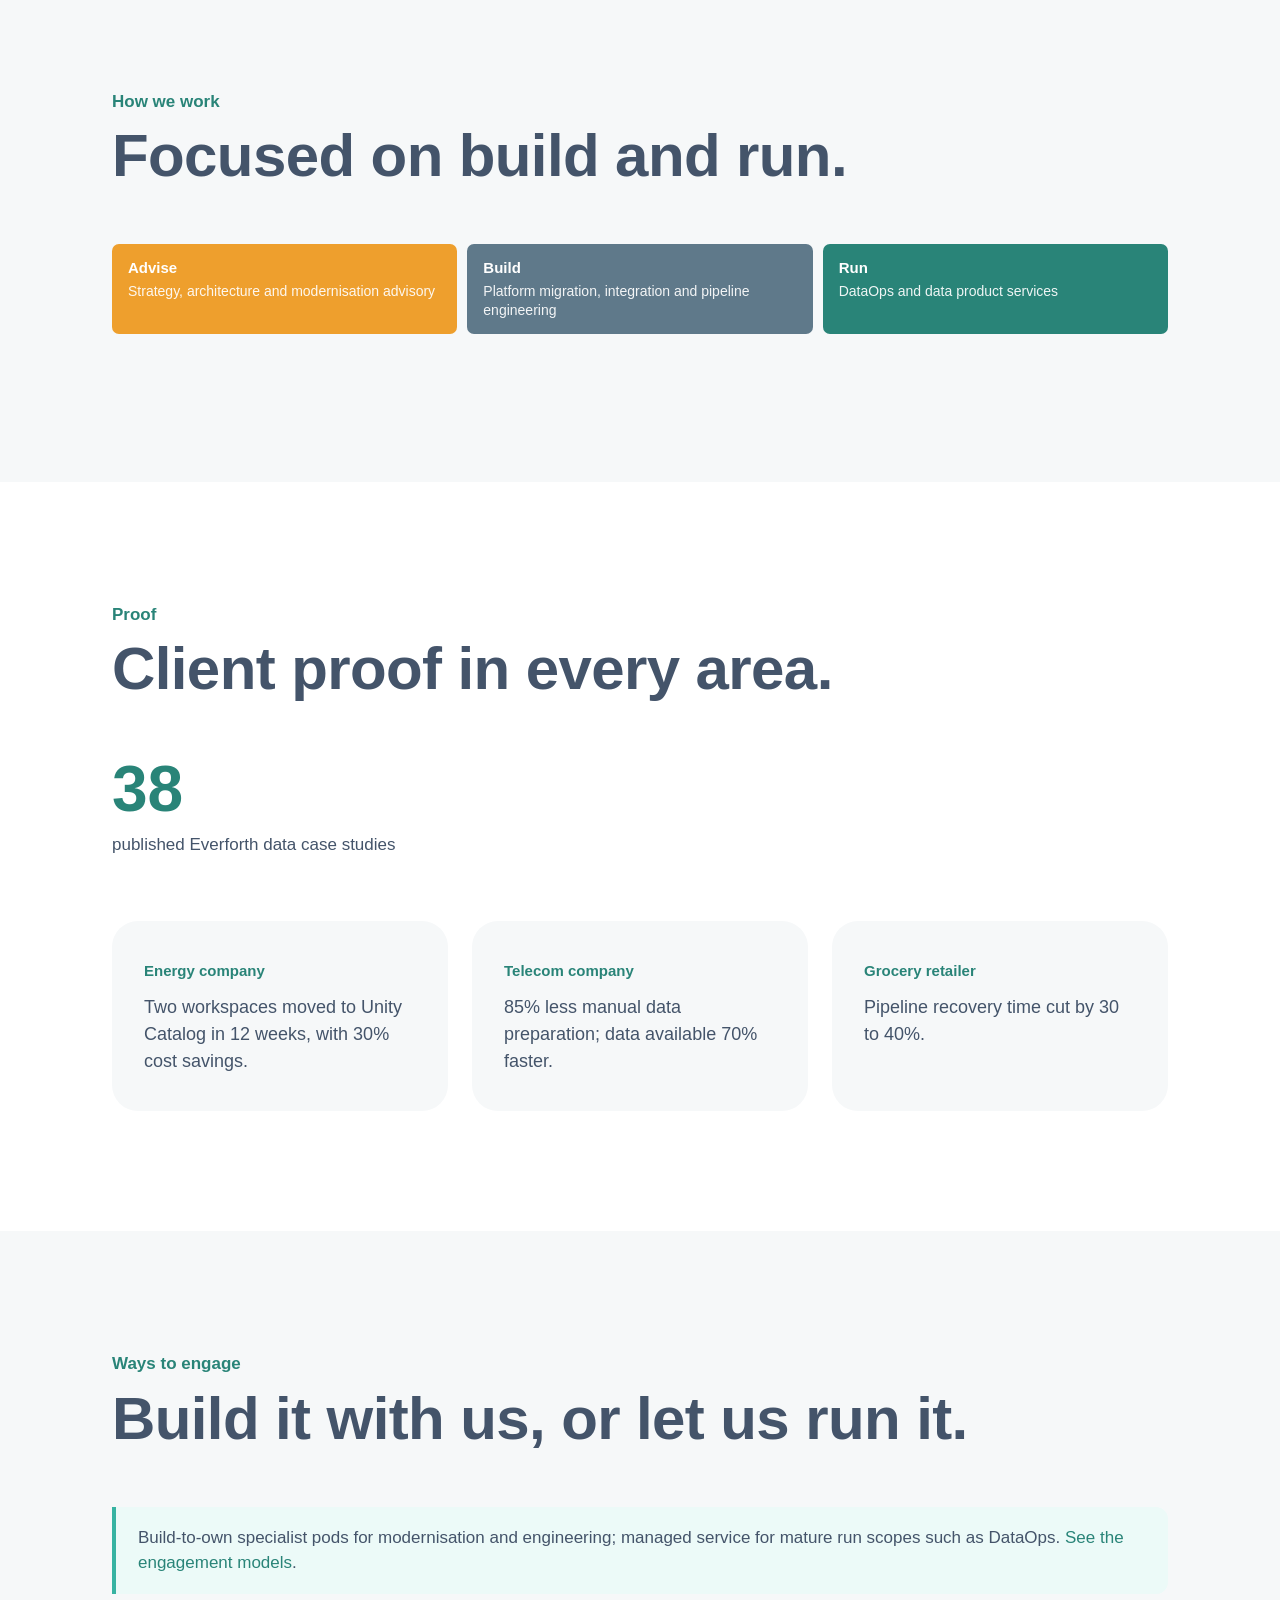
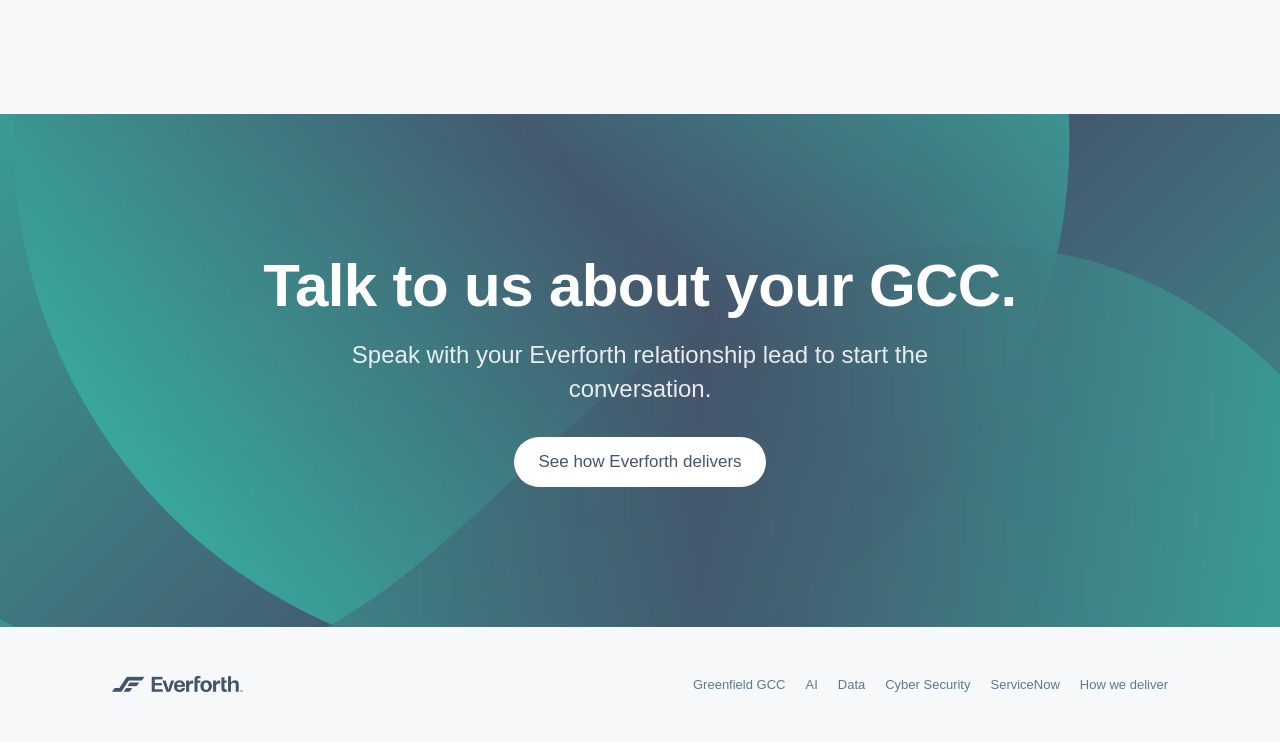
<file: eforgcc/data/index.html>
<!doctype html>
<html lang="en-GB">
<head>
<meta charset="utf-8">
<meta name="viewport" content="width=device-width, initial-scale=1">
<meta name="robots" content="noindex, nofollow">
<title>Data for GCCs | Everforth</title>
<meta name="description" content="Data modernisation, data engineering and DataOps for GCCs.">
<link rel="stylesheet" href="../assets/css/site.css">
</head>
<body>
<header class="gnav">
  <div class="wrap">
    <a class="brand" href="../index.html" aria-label="Everforth GCC home"><img src="../assets/everforth-logo.png" alt="Everforth"></a>
    <button class="menu-btn" aria-expanded="false" aria-label="Menu">Menu</button>
    <ul>
      <li><a href="../greenfield/index.html">Greenfield GCC</a></li>
      <li><a href="../ai/index.html">AI</a></li>
      <li><a href="../data/index.html" aria-current="page">Data</a></li>
      <li><a href="../cybersecurity/index.html">Cyber Security</a></li>
      <li><a href="../servicenow/index.html">ServiceNow</a></li>
      <li><a href="../delivery/index.html">How we deliver</a></li>
    </ul>
  </div>
</header>
<main>
<section class="hero dark grad"><div class="wrap"><span class="disc lg teal reveal" style="margin:0 auto 26px"><img src="../assets/icons/database.svg" alt=""></span><p class="eyebrow reveal">Technology services for GCCs</p><h1 class="display reveal">Data services built for <span class="hl">GCCs</span>.</h1><p class="lead reveal">Everforth focuses on the data work GCCs run: modernising platforms, engineering pipelines and operating data products.</p><div class="ofacts one reveal"><div><b>Built for</b><p>GCC and data leaders in energy, healthcare, retail, telecom, utilities and gaming</p></div></div></div></section><section class="band "><div class="wrap"><div class="sec-head reveal"><p class="eyebrow">What we help with</p><h2 class="h1">Data areas chosen for GCCs.</h2><p class="lead">GCCs run engineering, operations and migration more than strategy and design.</p></div><div class="grid g3"><div class="card reveal"><h3 class="h3">Data modernisation</h3><p>Move warehouses, lakes and operational databases onto modern platforms, through validation and cutover.</p></div><div class="card reveal"><h3 class="h3">Data engineering</h3><p>Batch and real-time pipelines that feed analytics and ML models.</p></div><div class="card reveal"><h3 class="h3">DataOps</h3><p>Run pipelines and data products day to day, with incidents, releases and cost under control.</p></div></div></div></section><section class="band paper"><div class="wrap"><div class="sec-head reveal"><p class="eyebrow">How we work</p><h2 class="h1">Focused on build and run.</h2></div><div class="steps reveal"><span class="s1">Advise<small>Strategy, architecture and modernisation advisory</small></span><span class="s2">Build<small>Platform migration, integration and pipeline engineering</small></span><span class="s3">Run<small>DataOps and data product services</small></span></div></div></section><section class="band "><div class="wrap"><div class="sec-head reveal"><p class="eyebrow">Proof</p><h2 class="h1">Client proof in every area.</h2></div><div class="stats st3 reveal"><div class="stat"><div class="n">38</div><div class="l">published Everforth data case studies</div></div></div><div class="block"><div class="grid g3"><div class="card reveal"><span class="num">Energy company</span><p style="margin-top:10px;font-size:18px">Two workspaces moved to Unity Catalog in 12 weeks, with 30% cost savings.</p></div><div class="card reveal"><span class="num">Telecom company</span><p style="margin-top:10px;font-size:18px">85% less manual data preparation; data available 70% faster.</p></div><div class="card reveal"><span class="num">Grocery retailer</span><p style="margin-top:10px;font-size:18px">Pipeline recovery time cut by 30 to 40%.</p></div></div></div></div></section><section class="band paper"><div class="wrap"><div class="sec-head reveal"><p class="eyebrow">Ways to engage</p><h2 class="h1">Build it with us, or let us run it.</h2></div><div class="callout reveal">Build-to-own specialist pods for modernisation and engineering; managed service for mature run scopes such as DataOps. <a href="../delivery/index.html#models">See the engagement models</a>.</div></div></section><section class="cta dark grad"><div class="wrap reveal"><h2 class="h1">Talk to us about your GCC.</h2><p class="lead">Speak with your Everforth relationship lead to start the conversation.</p><a class="btn" href="../delivery/index.html">See how Everforth delivers</a></div></section>
</main>
<footer class="foot-band">
  <div class="wrap">
    <img src="../assets/everforth-logo.png" alt="Everforth">
    <nav><a href="../greenfield/index.html">Greenfield GCC</a><a href="../ai/index.html">AI</a><a href="../data/index.html">Data</a><a href="../cybersecurity/index.html">Cyber Security</a><a href="../servicenow/index.html">ServiceNow</a><a href="../delivery/index.html">How we deliver</a></nav>
  </div>
</footer>
<script src="../assets/js/site.js"></script>
</body>
</html>
</file>
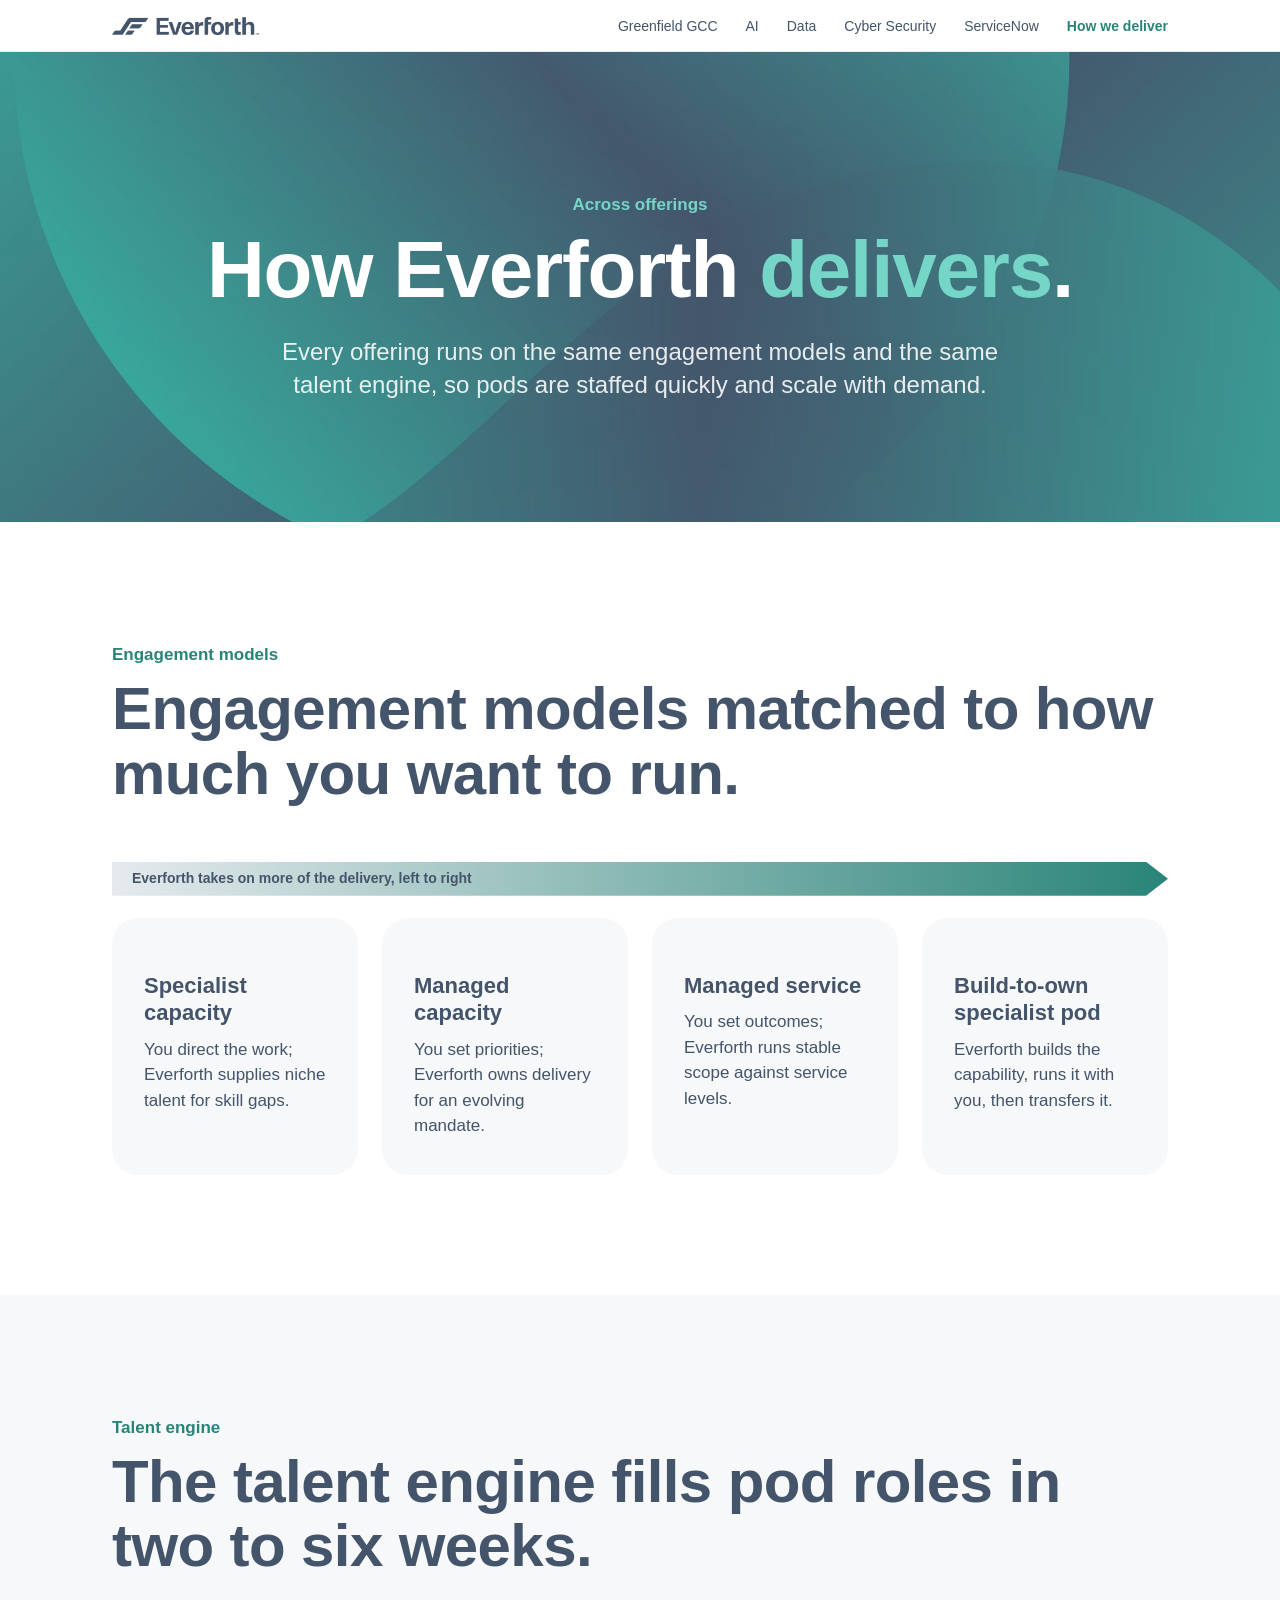
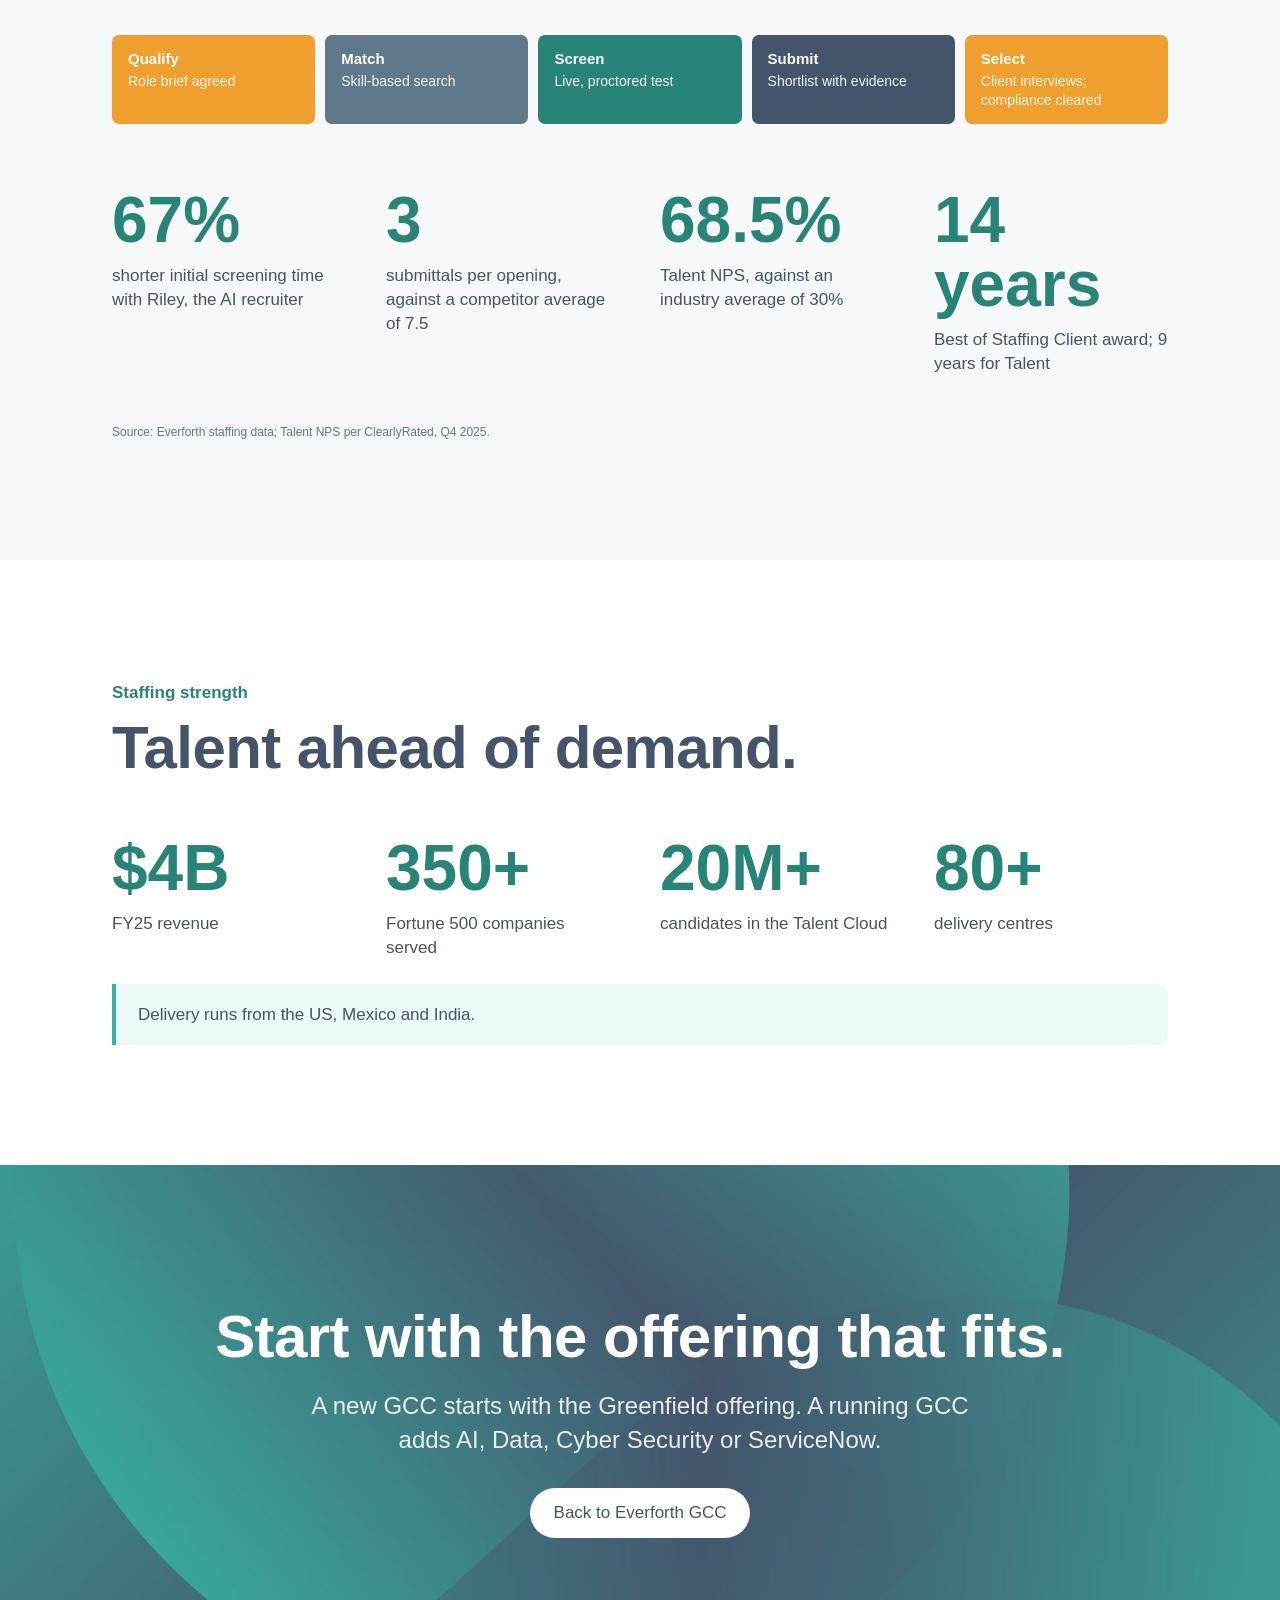
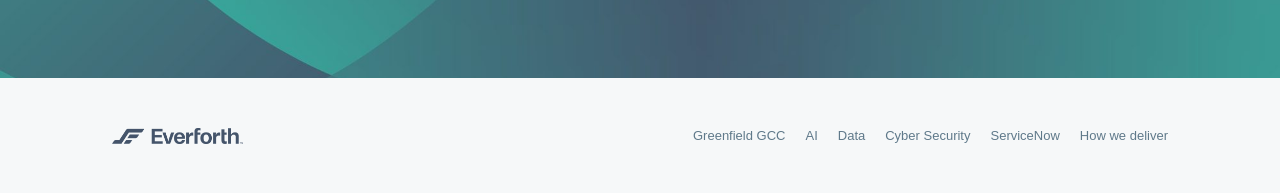
<file: eforgcc/delivery/index.html>
<!doctype html>
<html lang="en-GB">
<head>
<meta charset="utf-8">
<meta name="viewport" content="width=device-width, initial-scale=1">
<meta name="robots" content="noindex, nofollow">
<title>How Everforth delivers | Everforth GCC</title>
<meta name="description" content="Everforth engagement models, talent engine and staffing strength.">
<link rel="stylesheet" href="../assets/css/site.css">
</head>
<body>
<header class="gnav">
  <div class="wrap">
    <a class="brand" href="../index.html" aria-label="Everforth GCC home"><img src="../assets/everforth-logo.png" alt="Everforth"></a>
    <button class="menu-btn" aria-expanded="false" aria-label="Menu">Menu</button>
    <ul>
      <li><a href="../greenfield/index.html">Greenfield GCC</a></li>
      <li><a href="../ai/index.html">AI</a></li>
      <li><a href="../data/index.html">Data</a></li>
      <li><a href="../cybersecurity/index.html">Cyber Security</a></li>
      <li><a href="../servicenow/index.html">ServiceNow</a></li>
      <li><a href="../delivery/index.html" aria-current="page">How we deliver</a></li>
    </ul>
  </div>
</header>
<main>
<section class="hero dark grad"><div class="wrap"><p class="eyebrow reveal">Across offerings</p><h1 class="display reveal">How Everforth <span class="hl">delivers</span>.</h1><p class="lead reveal">Every offering runs on the same engagement models and the same talent engine, so pods are staffed quickly and scale with demand.</p></div></section><section class="band " id="models"><div class="wrap"><div class="sec-head reveal"><p class="eyebrow">Engagement models</p><h2 class="h1">Engagement models matched to how much you want to run.</h2></div><div class="spectrum reveal">Everforth takes on more of the delivery, left to right</div><div class="grid g4"><div class="card reveal"><h3 class="h3">Specialist capacity</h3><p>You direct the work; Everforth supplies niche talent for skill gaps.</p></div><div class="card reveal"><h3 class="h3">Managed capacity</h3><p>You set priorities; Everforth owns delivery for an evolving mandate.</p></div><div class="card reveal"><h3 class="h3">Managed service</h3><p>You set outcomes; Everforth runs stable scope against service levels.</p></div><div class="card reveal"><h3 class="h3">Build-to-own specialist pod</h3><p>Everforth builds the capability, runs it with you, then transfers it.</p></div></div></div></section><section class="band paper" id="talent"><div class="wrap"><div class="sec-head reveal"><p class="eyebrow">Talent engine</p><h2 class="h1">The talent engine fills pod roles in two to six weeks.</h2></div><div class="steps reveal"><span class="s1">Qualify<small>Role brief agreed</small></span><span class="s2">Match<small>Skill-based search</small></span><span class="s3">Screen<small>Live, proctored test</small></span><span class="s4">Submit<small>Shortlist with evidence</small></span><span class="s1">Select<small>Client interviews; compliance cleared</small></span></div><div class="block"><div class="stats  reveal"><div class="stat"><div class="n">67%</div><div class="l">shorter initial screening time with Riley, the AI recruiter</div></div><div class="stat"><div class="n">3</div><div class="l">submittals per opening, against a competitor average of 7.5</div></div><div class="stat"><div class="n">68.5%</div><div class="l">Talent NPS, against an industry average of 30%</div></div><div class="stat"><div class="n">14 years</div><div class="l">Best of Staffing Client award; 9 years for Talent</div></div></div></div><p class="micro source">Source: Everforth staffing data; Talent NPS per ClearlyRated, Q4 2025.</p></div></section><section class="band " id="assets"><div class="wrap"><div class="sec-head reveal"><p class="eyebrow">Staffing strength</p><h2 class="h1">Talent ahead of demand.</h2></div><div class="stats  reveal"><div class="stat"><div class="n">$4B</div><div class="l">FY25 revenue</div></div><div class="stat"><div class="n">350+</div><div class="l">Fortune 500 companies served</div></div><div class="stat"><div class="n">20M+</div><div class="l">candidates in the Talent Cloud</div></div><div class="stat"><div class="n">80+</div><div class="l">delivery centres</div></div></div><div class="callout reveal">Delivery runs from the US, Mexico and India.</div></div></section><section class="cta dark grad"><div class="wrap reveal"><h2 class="h1">Start with the offering that fits.</h2><p class="lead">A new GCC starts with the Greenfield offering. A running GCC adds AI, Data, Cyber Security or ServiceNow.</p><a class="btn" href="../index.html">Back to Everforth GCC</a></div></section>
</main>
<footer class="foot-band">
  <div class="wrap">
    <img src="../assets/everforth-logo.png" alt="Everforth">
    <nav><a href="../greenfield/index.html">Greenfield GCC</a><a href="../ai/index.html">AI</a><a href="../data/index.html">Data</a><a href="../cybersecurity/index.html">Cyber Security</a><a href="../servicenow/index.html">ServiceNow</a><a href="../delivery/index.html">How we deliver</a></nav>
  </div>
</footer>
<script src="../assets/js/site.js"></script>
</body>
</html>
</file>
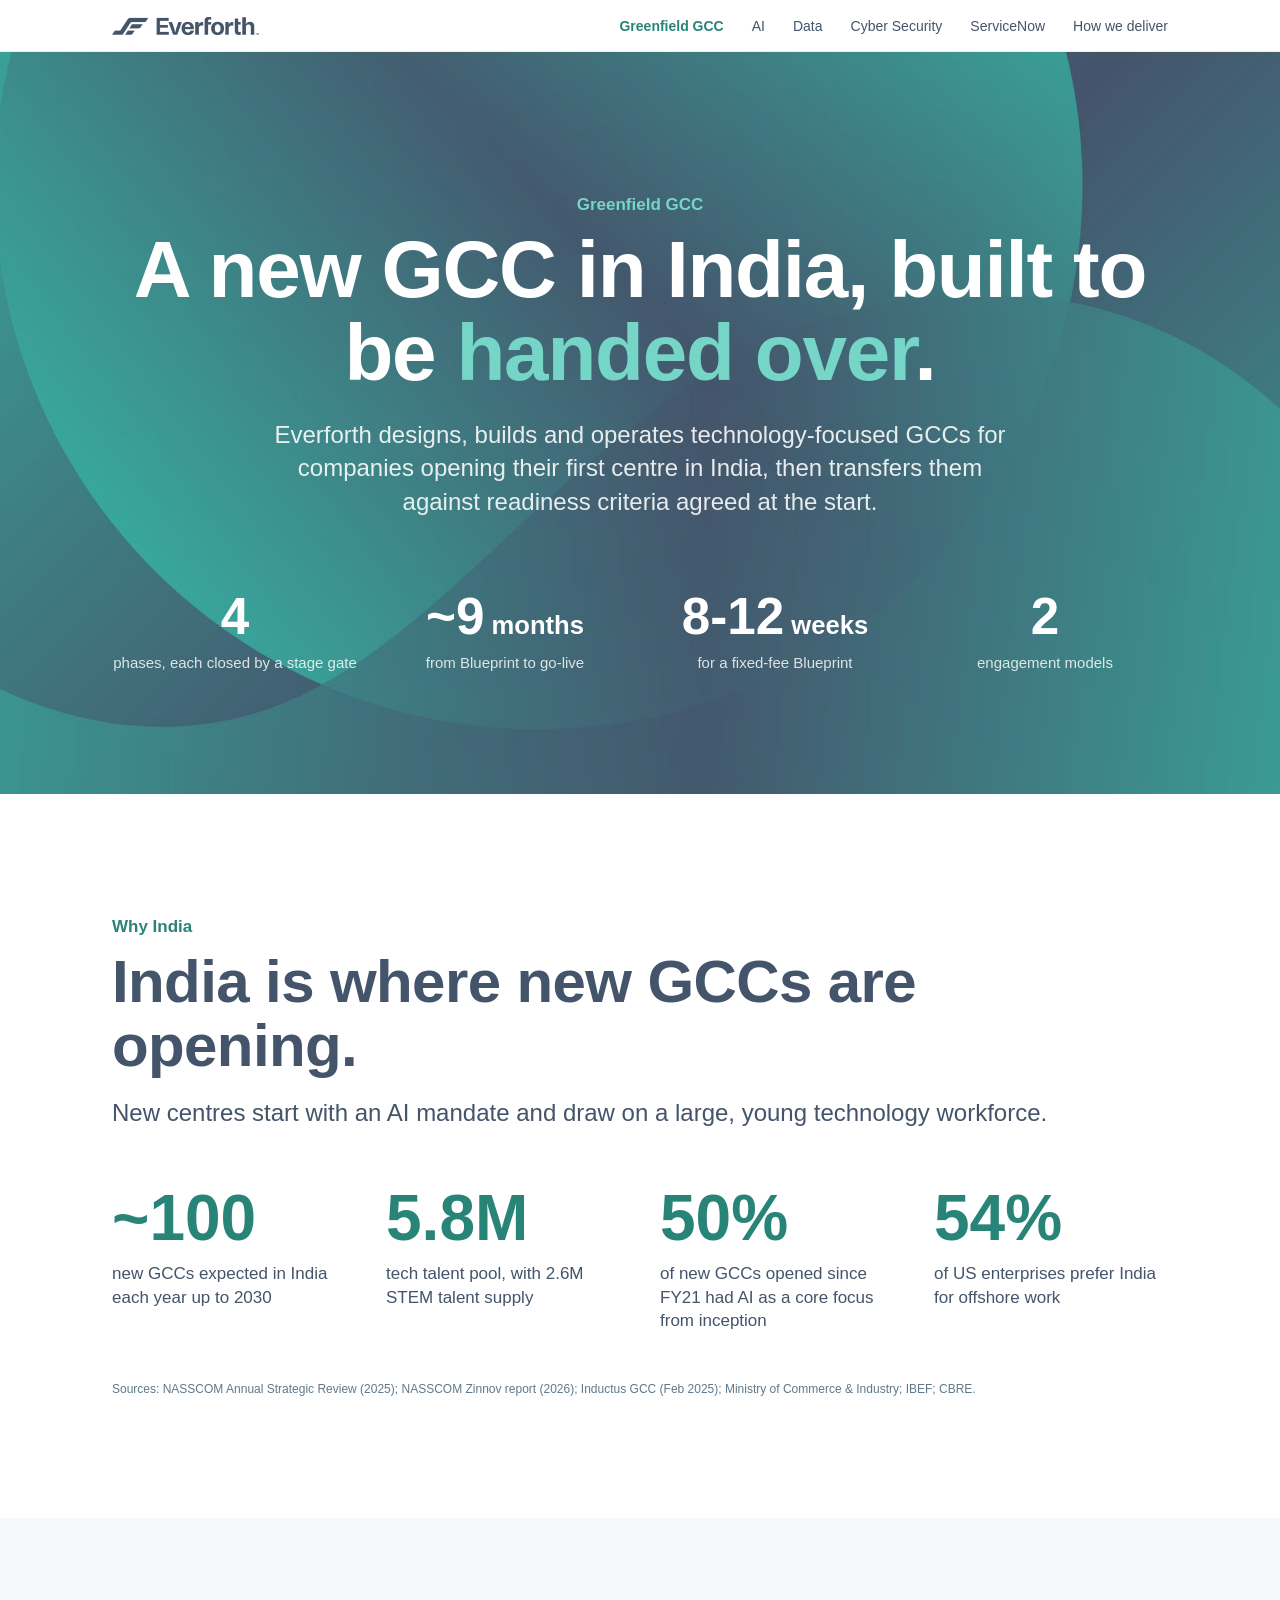
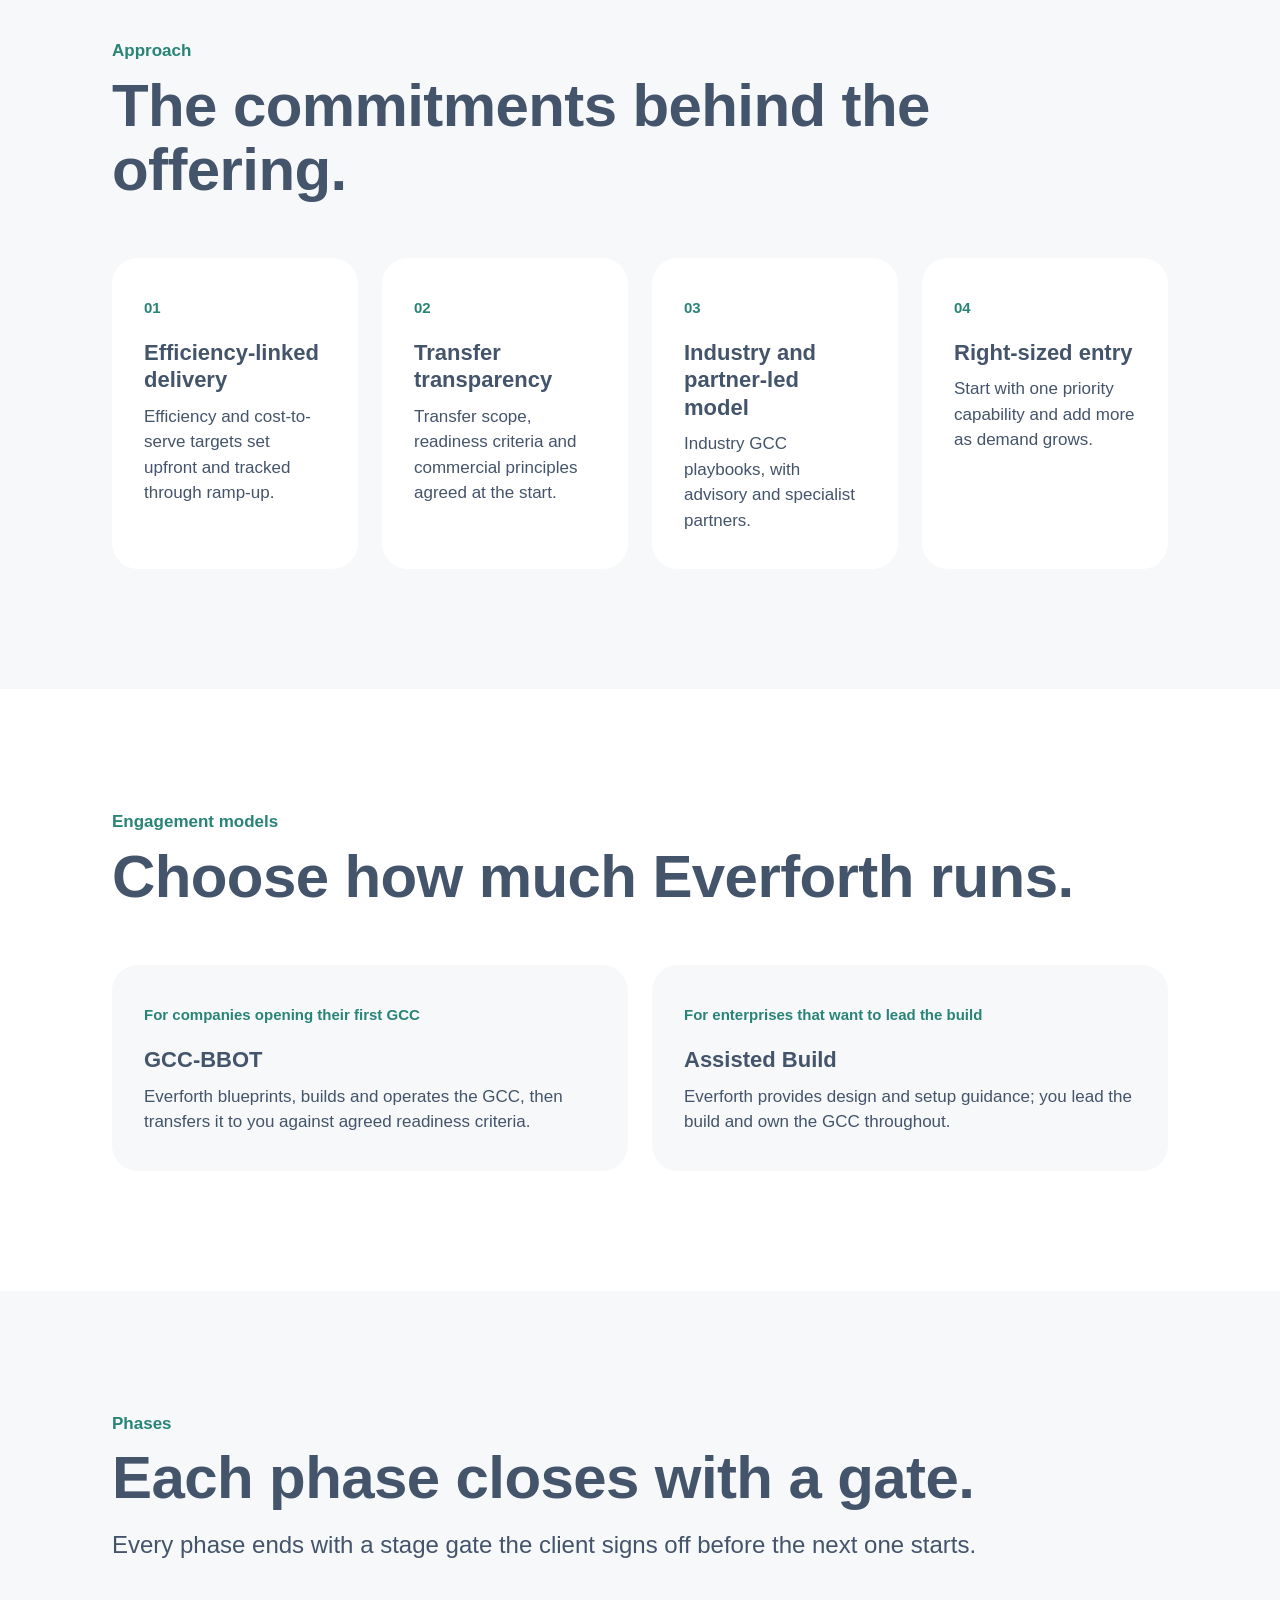
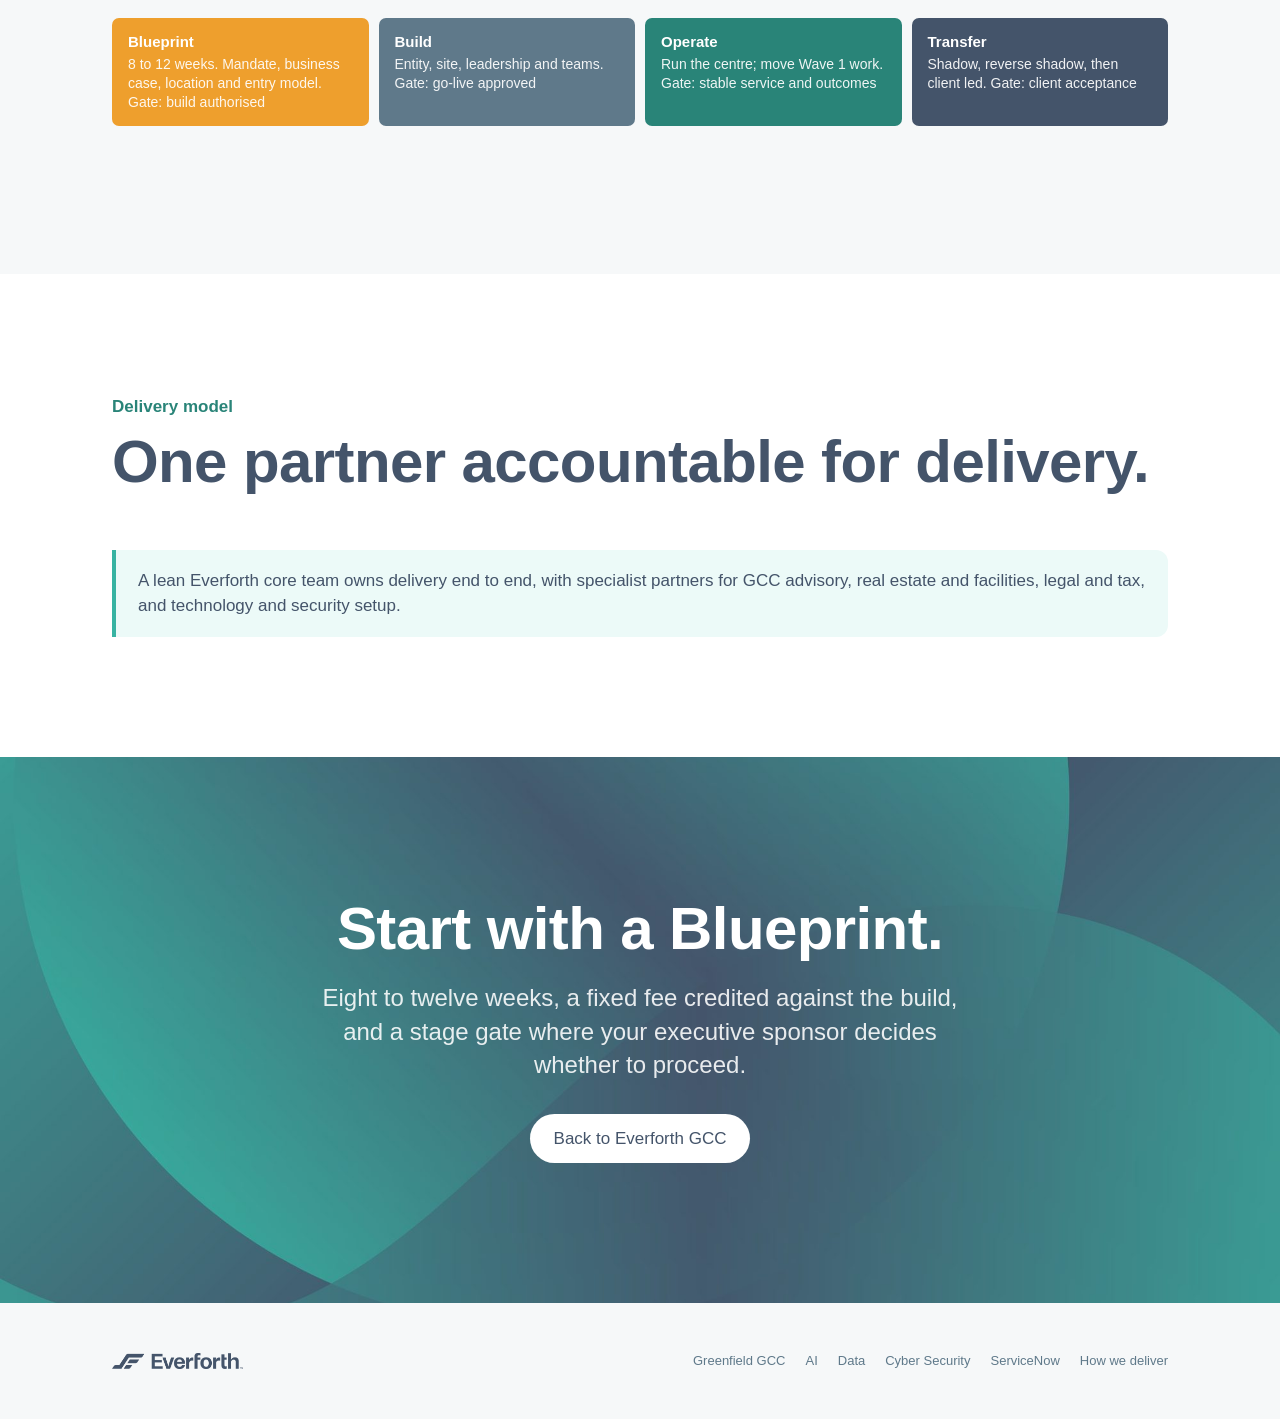
<file: eforgcc/greenfield/index.html>
<!doctype html>
<html lang="en-GB">
<head>
<meta charset="utf-8">
<meta name="viewport" content="width=device-width, initial-scale=1">
<meta name="robots" content="noindex, nofollow">
<title>Greenfield GCC | Everforth</title>
<meta name="description" content="Everforth designs, builds and operates new technology GCCs in India, then transfers them against readiness criteria agreed at the start.">
<link rel="stylesheet" href="../assets/css/site.css">
</head>
<body>
<header class="gnav">
  <div class="wrap">
    <a class="brand" href="../index.html" aria-label="Everforth GCC home"><img src="../assets/everforth-logo.png" alt="Everforth"></a>
    <button class="menu-btn" aria-expanded="false" aria-label="Menu">Menu</button>
    <ul>
      <li><a href="../greenfield/index.html" aria-current="page">Greenfield GCC</a></li>
      <li><a href="../ai/index.html">AI</a></li>
      <li><a href="../data/index.html">Data</a></li>
      <li><a href="../cybersecurity/index.html">Cyber Security</a></li>
      <li><a href="../servicenow/index.html">ServiceNow</a></li>
      <li><a href="../delivery/index.html">How we deliver</a></li>
    </ul>
  </div>
</header>
<main>
<section class="hero dark grad"><div class="wrap"><p class="eyebrow reveal">Greenfield GCC</p><h1 class="display reveal">A new GCC in India, built to be <span class="hl">handed over</span>.</h1><p class="lead reveal">Everforth designs, builds and operates technology-focused GCCs for companies opening their first centre in India, then transfers them against readiness criteria agreed at the start.</p><div class="facts reveal"><div class="fact"><div class="n">4</div><div class="l">phases, each closed by a stage gate</div></div><div class="fact"><div class="n">~9<small> months</small></div><div class="l">from Blueprint to go-live</div></div><div class="fact"><div class="n">8-12<small> weeks</small></div><div class="l">for a fixed-fee Blueprint</div></div><div class="fact"><div class="n">2</div><div class="l">engagement models</div></div></div></div></section><section class="band " id="india"><div class="wrap"><div class="sec-head reveal"><p class="eyebrow">Why India</p><h2 class="h1">India is where new GCCs are opening.</h2><p class="lead">New centres start with an AI mandate and draw on a large, young technology workforce.</p></div><div class="stats  reveal"><div class="stat"><div class="n">~100</div><div class="l">new GCCs expected in India each year up to 2030</div></div><div class="stat"><div class="n">5.8M</div><div class="l">tech talent pool, with 2.6M STEM talent supply</div></div><div class="stat"><div class="n">50%</div><div class="l">of new GCCs opened since FY21 had AI as a core focus from inception</div></div><div class="stat"><div class="n">54%</div><div class="l">of US enterprises prefer India for offshore work</div></div></div><p class="micro source">Sources: NASSCOM Annual Strategic Review (2025); NASSCOM Zinnov report (2026); Inductus GCC (Feb 2025); Ministry of Commerce &amp; Industry; IBEF; CBRE.</p></div></section><section class="band paper" id="approach"><div class="wrap"><div class="sec-head reveal"><p class="eyebrow">Approach</p><h2 class="h1">The commitments behind the offering.</h2></div><div class="grid g4"><div class="card reveal"><span class="num">01</span><h3 class="h3">Efficiency-linked delivery</h3><p>Efficiency and cost-to-serve targets set upfront and tracked through ramp-up.</p></div><div class="card reveal"><span class="num">02</span><h3 class="h3">Transfer transparency</h3><p>Transfer scope, readiness criteria and commercial principles agreed at the start.</p></div><div class="card reveal"><span class="num">03</span><h3 class="h3">Industry and partner-led model</h3><p>Industry GCC playbooks, with advisory and specialist partners.</p></div><div class="card reveal"><span class="num">04</span><h3 class="h3">Right-sized entry</h3><p>Start with one priority capability and add more as demand grows.</p></div></div></div></section><section class="band " id="models"><div class="wrap"><div class="sec-head reveal"><p class="eyebrow">Engagement models</p><h2 class="h1">Choose how much Everforth runs.</h2></div><div class="grid g2"><div class="card reveal"><span class="num">For companies opening their first GCC</span><h3 class="h3">GCC-BBOT</h3><p>Everforth blueprints, builds and operates the GCC, then transfers it to you against agreed readiness criteria.</p></div><div class="card reveal"><span class="num">For enterprises that want to lead the build</span><h3 class="h3">Assisted Build</h3><p>Everforth provides design and setup guidance; you lead the build and own the GCC throughout.</p></div></div></div></section><section class="band paper" id="phases"><div class="wrap"><div class="sec-head reveal"><p class="eyebrow">Phases</p><h2 class="h1">Each phase closes with a gate.</h2><p class="lead">Every phase ends with a stage gate the client signs off before the next one starts.</p></div><div class="steps reveal"><span class="s1">Blueprint<small>8 to 12 weeks. Mandate, business case, location and entry model. Gate: build authorised</small></span><span class="s2">Build<small>Entity, site, leadership and teams. Gate: go-live approved</small></span><span class="s3">Operate<small>Run the centre; move Wave 1 work. Gate: stable service and outcomes</small></span><span class="s4">Transfer<small>Shadow, reverse shadow, then client led. Gate: client acceptance</small></span></div></div></section><section class="band " id="delivery"><div class="wrap"><div class="sec-head reveal"><p class="eyebrow">Delivery model</p><h2 class="h1">One partner accountable for delivery.</h2></div><div class="callout reveal">A lean Everforth core team owns delivery end to end, with specialist partners for GCC advisory, real estate and facilities, legal and tax, and technology and security setup.</div></div></section><section class="cta dark grad"><div class="wrap reveal"><h2 class="h1">Start with a Blueprint.</h2><p class="lead">Eight to twelve weeks, a fixed fee credited against the build, and a stage gate where your executive sponsor decides whether to proceed.</p><a class="btn" href="../index.html">Back to Everforth GCC</a></div></section>
</main>
<footer class="foot-band">
  <div class="wrap">
    <img src="../assets/everforth-logo.png" alt="Everforth">
    <nav><a href="../greenfield/index.html">Greenfield GCC</a><a href="../ai/index.html">AI</a><a href="../data/index.html">Data</a><a href="../cybersecurity/index.html">Cyber Security</a><a href="../servicenow/index.html">ServiceNow</a><a href="../delivery/index.html">How we deliver</a></nav>
  </div>
</footer>
<script src="../assets/js/site.js"></script>
</body>
</html>
</file>
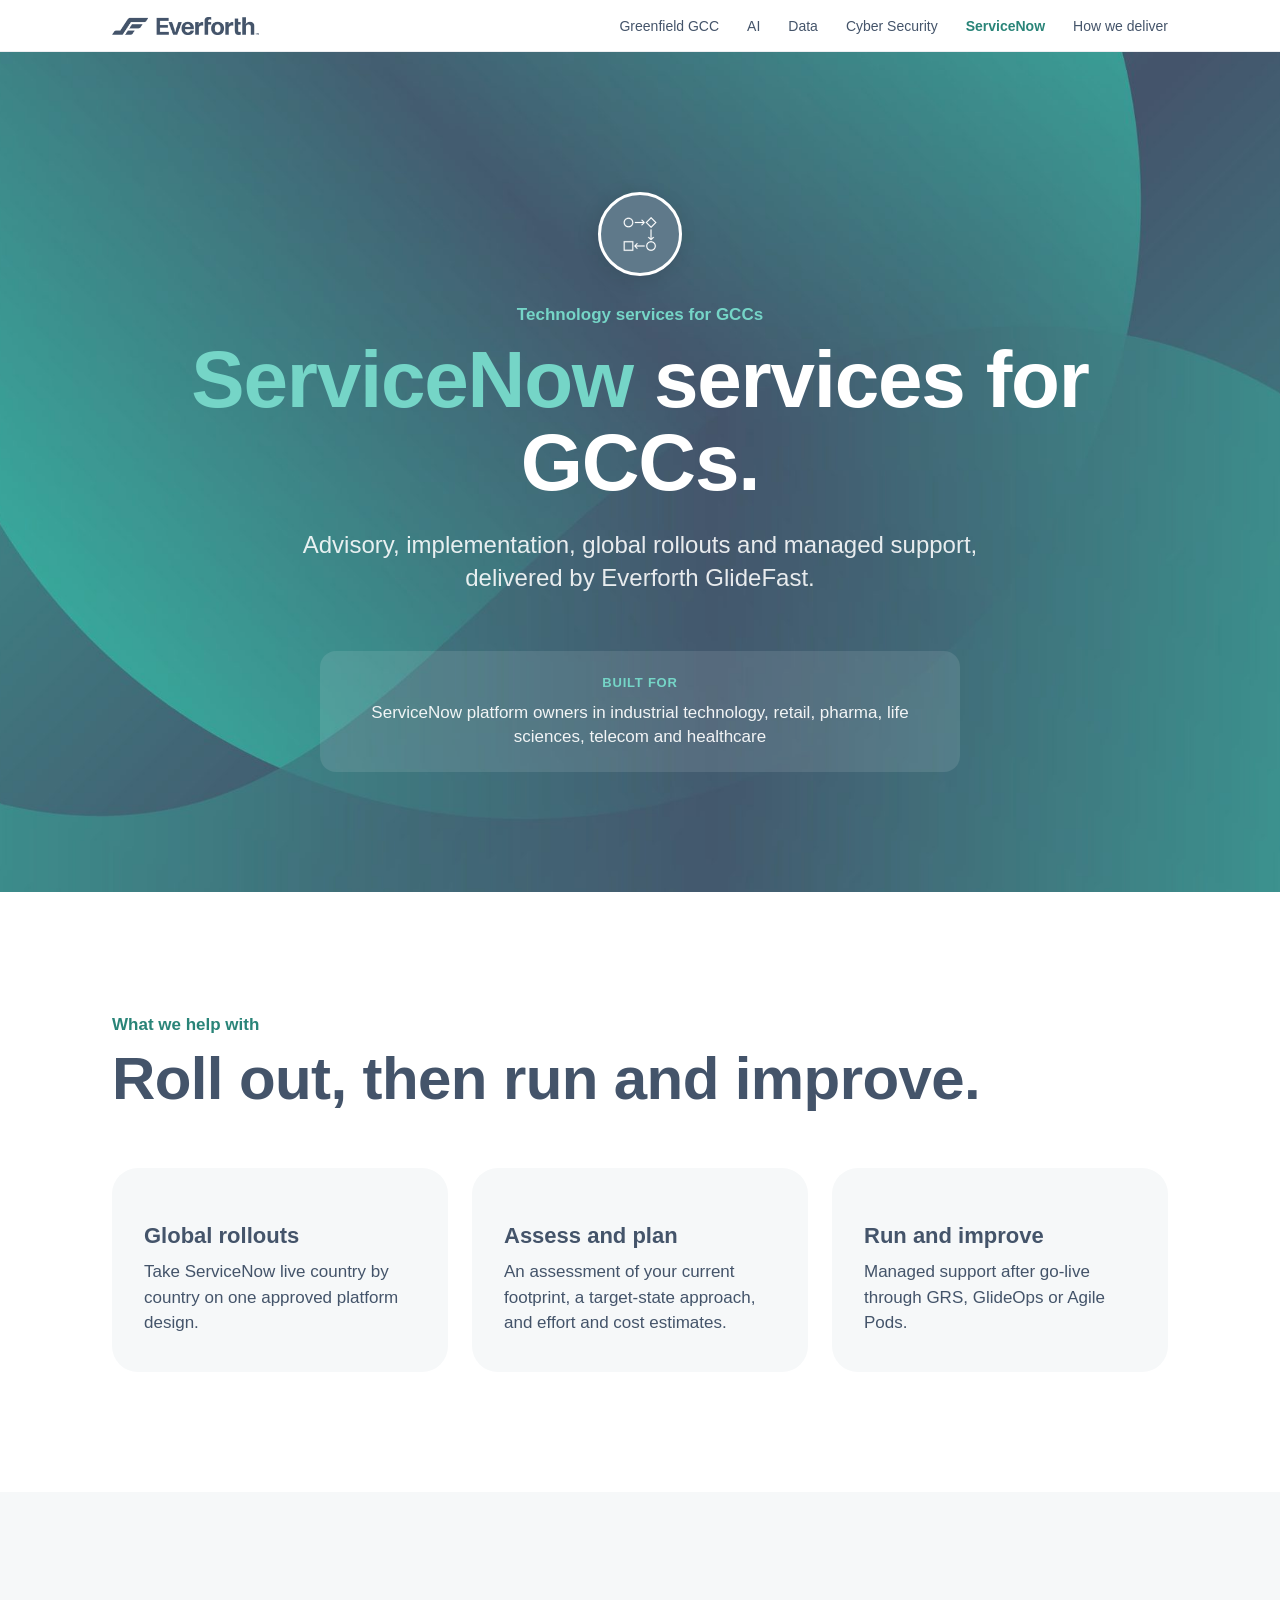
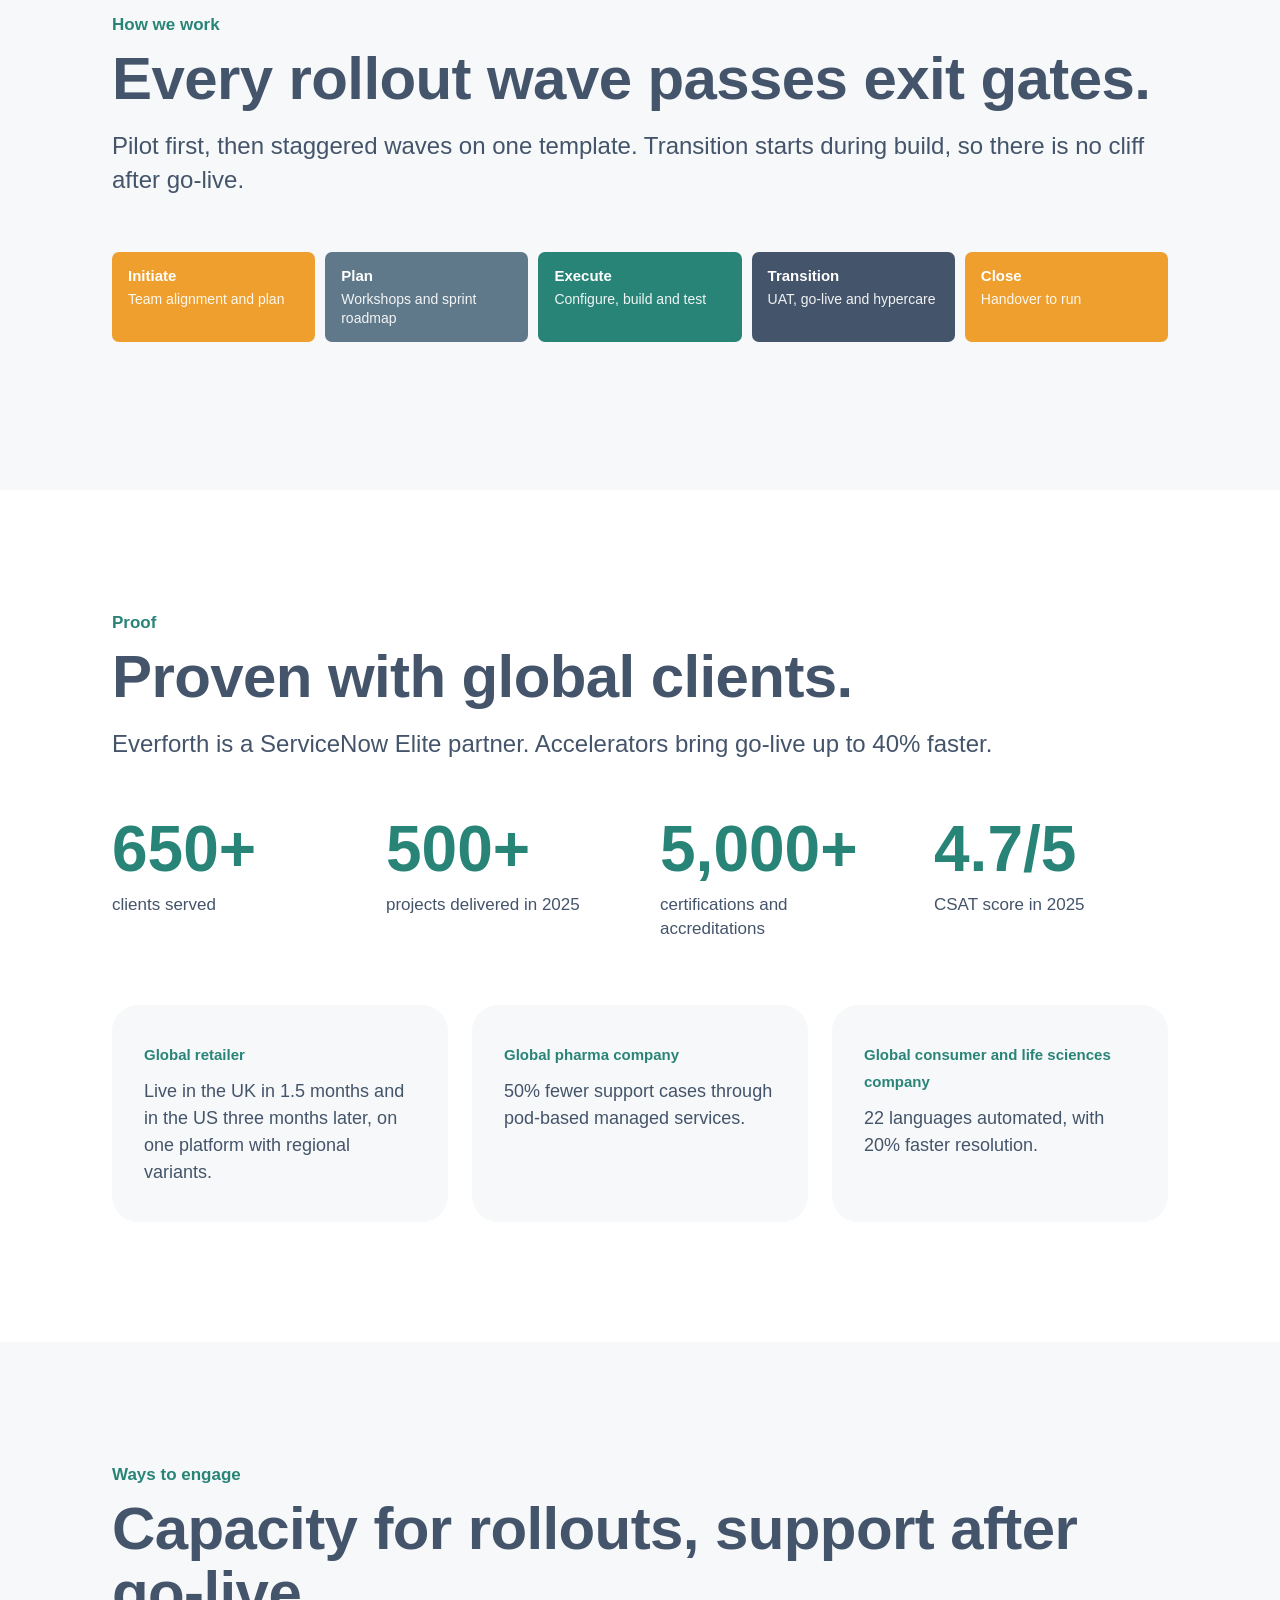
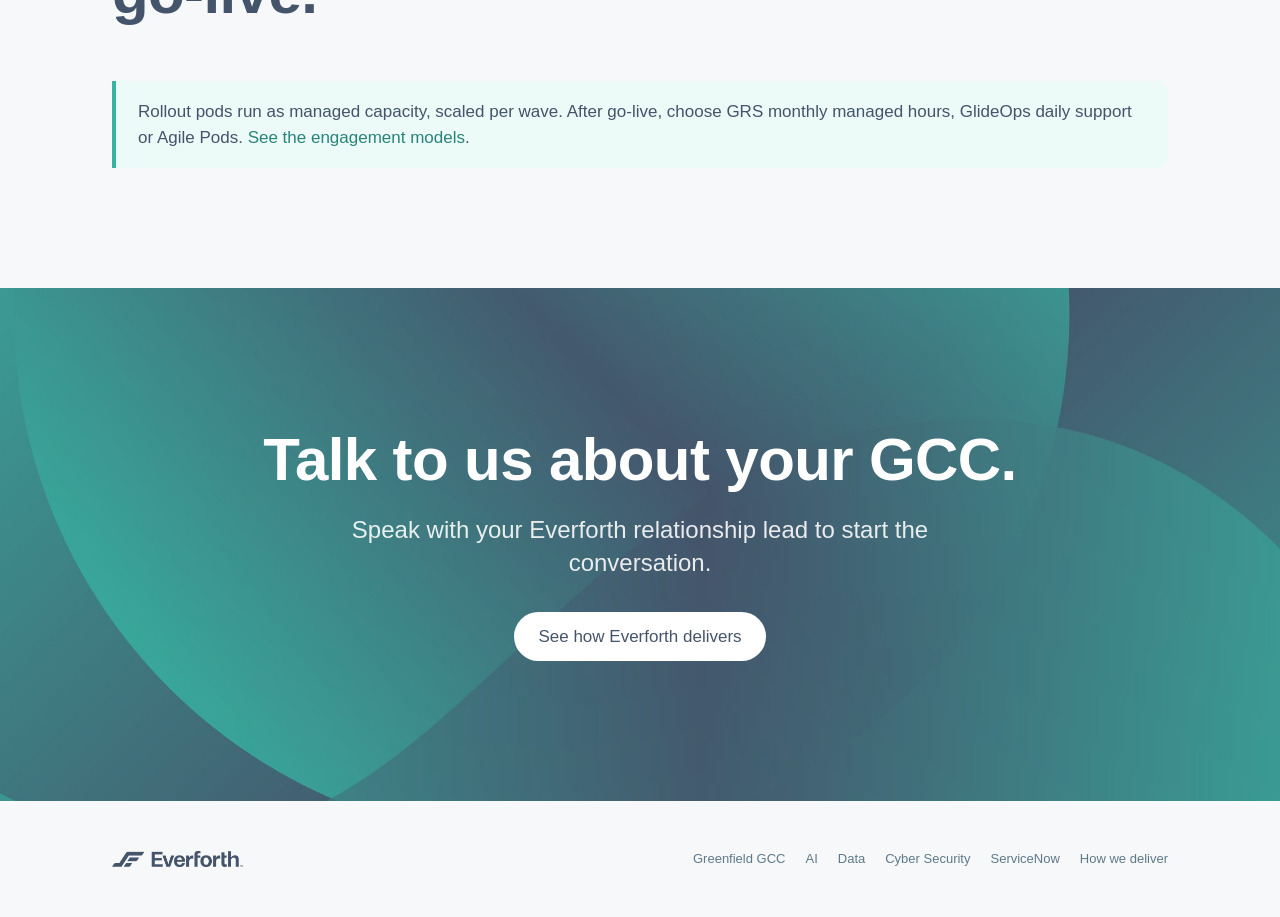
<file: eforgcc/servicenow/index.html>
<!doctype html>
<html lang="en-GB">
<head>
<meta charset="utf-8">
<meta name="viewport" content="width=device-width, initial-scale=1">
<meta name="robots" content="noindex, nofollow">
<title>ServiceNow for GCCs | Everforth</title>
<meta name="description" content="ServiceNow advisory, implementation, rollout and managed support for GCCs.">
<link rel="stylesheet" href="../assets/css/site.css">
</head>
<body>
<header class="gnav">
  <div class="wrap">
    <a class="brand" href="../index.html" aria-label="Everforth GCC home"><img src="../assets/everforth-logo.png" alt="Everforth"></a>
    <button class="menu-btn" aria-expanded="false" aria-label="Menu">Menu</button>
    <ul>
      <li><a href="../greenfield/index.html">Greenfield GCC</a></li>
      <li><a href="../ai/index.html">AI</a></li>
      <li><a href="../data/index.html">Data</a></li>
      <li><a href="../cybersecurity/index.html">Cyber Security</a></li>
      <li><a href="../servicenow/index.html" aria-current="page">ServiceNow</a></li>
      <li><a href="../delivery/index.html">How we deliver</a></li>
    </ul>
  </div>
</header>
<main>
<section class="hero dark grad"><div class="wrap"><span class="disc lg steel reveal" style="margin:0 auto 26px"><img src="../assets/icons/workflow.svg" alt=""></span><p class="eyebrow reveal">Technology services for GCCs</p><h1 class="display reveal"><span class="hl">ServiceNow</span> services for GCCs.</h1><p class="lead reveal">Advisory, implementation, global rollouts and managed support, delivered by Everforth GlideFast.</p><div class="ofacts one reveal"><div><b>Built for</b><p>ServiceNow platform owners in industrial technology, retail, pharma, life sciences, telecom and healthcare</p></div></div></div></section><section class="band "><div class="wrap"><div class="sec-head reveal"><p class="eyebrow">What we help with</p><h2 class="h1">Roll out, then run and improve.</h2></div><div class="grid g3"><div class="card reveal"><h3 class="h3">Global rollouts</h3><p>Take ServiceNow live country by country on one approved platform design.</p></div><div class="card reveal"><h3 class="h3">Assess and plan</h3><p>An assessment of your current footprint, a target-state approach, and effort and cost estimates.</p></div><div class="card reveal"><h3 class="h3">Run and improve</h3><p>Managed support after go-live through GRS, GlideOps or Agile Pods.</p></div></div></div></section><section class="band paper"><div class="wrap"><div class="sec-head reveal"><p class="eyebrow">How we work</p><h2 class="h1">Every rollout wave passes exit gates.</h2><p class="lead">Pilot first, then staggered waves on one template. Transition starts during build, so there is no cliff after go-live.</p></div><div class="steps reveal"><span class="s1">Initiate<small>Team alignment and plan</small></span><span class="s2">Plan<small>Workshops and sprint roadmap</small></span><span class="s3">Execute<small>Configure, build and test</small></span><span class="s4">Transition<small>UAT, go-live and hypercare</small></span><span class="s1">Close<small>Handover to run</small></span></div></div></section><section class="band "><div class="wrap"><div class="sec-head reveal"><p class="eyebrow">Proof</p><h2 class="h1">Proven with global clients.</h2><p class="lead">Everforth is a ServiceNow Elite partner. Accelerators bring go-live up to 40% faster.</p></div><div class="stats  reveal"><div class="stat"><div class="n">650+</div><div class="l">clients served</div></div><div class="stat"><div class="n">500+</div><div class="l">projects delivered in 2025</div></div><div class="stat"><div class="n">5,000+</div><div class="l">certifications and accreditations</div></div><div class="stat"><div class="n">4.7/5</div><div class="l">CSAT score in 2025</div></div></div><div class="block"><div class="grid g3"><div class="card reveal"><span class="num">Global retailer</span><p style="margin-top:10px;font-size:18px">Live in the UK in 1.5 months and in the US three months later, on one platform with regional variants.</p></div><div class="card reveal"><span class="num">Global pharma company</span><p style="margin-top:10px;font-size:18px">50% fewer support cases through pod-based managed services.</p></div><div class="card reveal"><span class="num">Global consumer and life sciences company</span><p style="margin-top:10px;font-size:18px">22 languages automated, with 20% faster resolution.</p></div></div></div></div></section><section class="band paper"><div class="wrap"><div class="sec-head reveal"><p class="eyebrow">Ways to engage</p><h2 class="h1">Capacity for rollouts, support after go-live.</h2></div><div class="callout reveal">Rollout pods run as managed capacity, scaled per wave. After go-live, choose GRS monthly managed hours, GlideOps daily support or Agile Pods. <a href="../delivery/index.html#models">See the engagement models</a>.</div></div></section><section class="cta dark grad"><div class="wrap reveal"><h2 class="h1">Talk to us about your GCC.</h2><p class="lead">Speak with your Everforth relationship lead to start the conversation.</p><a class="btn" href="../delivery/index.html">See how Everforth delivers</a></div></section>
</main>
<footer class="foot-band">
  <div class="wrap">
    <img src="../assets/everforth-logo.png" alt="Everforth">
    <nav><a href="../greenfield/index.html">Greenfield GCC</a><a href="../ai/index.html">AI</a><a href="../data/index.html">Data</a><a href="../cybersecurity/index.html">Cyber Security</a><a href="../servicenow/index.html">ServiceNow</a><a href="../delivery/index.html">How we deliver</a></nav>
  </div>
</footer>
<script src="../assets/js/site.js"></script>
</body>
</html>
</file>
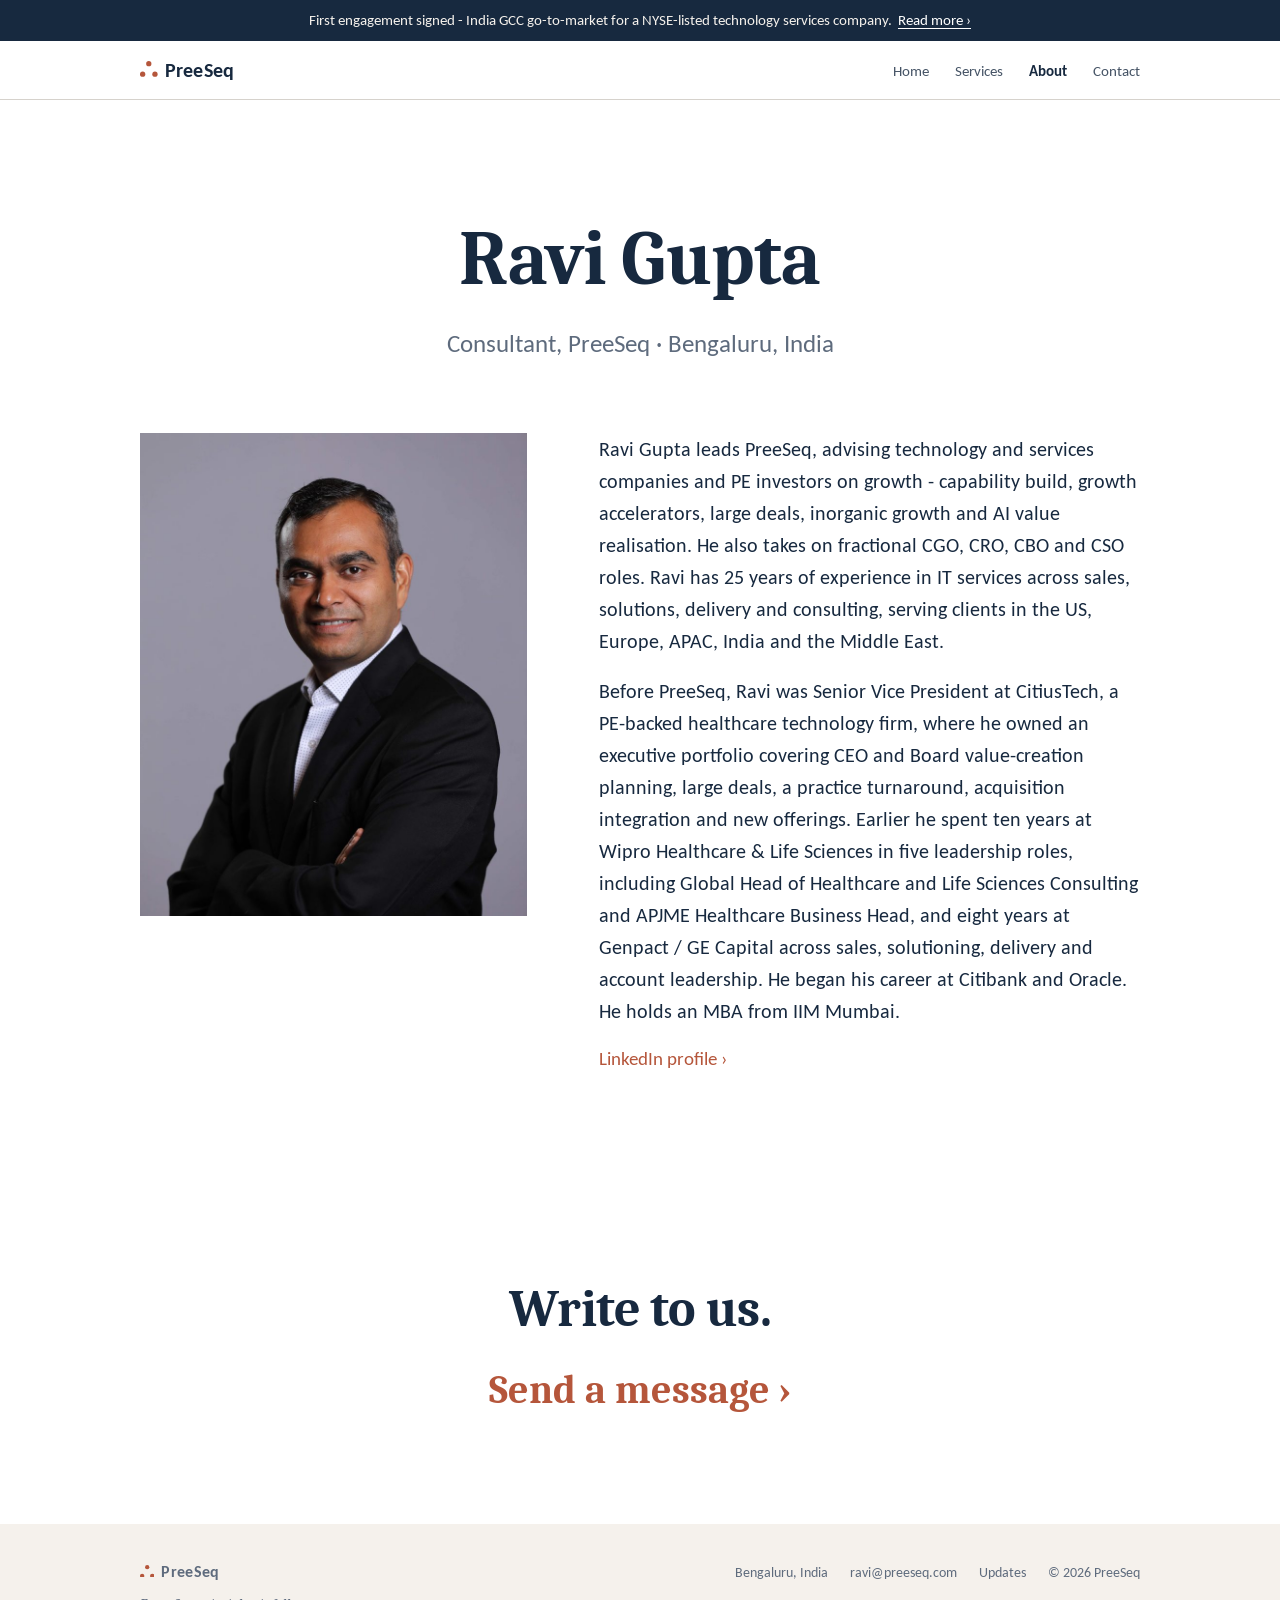
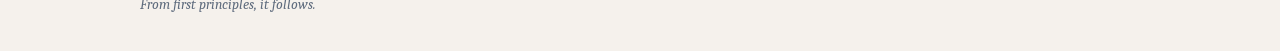
<file: about.html>
<!doctype html>
<html lang="en-GB">
<head>
<meta charset="utf-8">
<meta name="viewport" content="width=device-width, initial-scale=1">
<title>Ravi Gupta - PreeSeq</title>
<meta name="description" content="Ravi Gupta leads PreeSeq. 25 years in IT services across sales, solutions, delivery and consulting.">
<link rel="canonical" href="https://preeseq.com/about.html">
<link rel="icon" href="/favicon.svg" type="image/svg+xml">
<link rel="preload" href="/assets/fonts/Caladea-Bold.woff2" as="font" type="font/woff2" crossorigin>
<link rel="preload" href="/assets/fonts/Carlito-Regular.woff2" as="font" type="font/woff2" crossorigin>
<link rel="stylesheet" href="/assets/css/site.css">
<meta property="og:type" content="website">
<meta property="og:site_name" content="PreeSeq">
<meta property="og:title" content="Ravi Gupta - PreeSeq">
<meta property="og:description" content="Ravi Gupta leads PreeSeq. 25 years in IT services across sales, solutions, delivery and consulting.">
<meta property="og:url" content="https://preeseq.com/about.html">
<meta property="og:image" content="https://preeseq.com/assets/img/og.png">
<meta name="twitter:card" content="summary_large_image">
</head>
<body>
<div class="announce">First engagement signed - India GCC go-to-market for a NYSE-listed technology services company.<a href="/updates.html">Read more &rsaquo;</a></div>
<header class="site-header">
  <div class="wrap">
    <a class="logo" href="/" aria-label="PreeSeq home"><svg class="ps-mark" viewBox="0 0 10 9" aria-hidden="true"><circle cx="5" cy="1.5" r="1.5"/><circle cx="1.5" cy="7.5" r="1.5"/><circle cx="8.5" cy="7.5" r="1.5"/></svg><span class="name">PreeSeq</span></a>
    <nav aria-label="Main"><ul class="nav"><li><a href="/">Home</a></li><li><a href="/services.html">Services</a></li><li><a href="/about.html" aria-current="page">About</a></li><li><a href="/contact.html">Contact</a></li></ul></nav>
  </div>
</header>
<main>
<section class="hero" style="padding-bottom:72px">
  <div class="wrap">
    <h1 class="display">Ravi Gupta</h1>
    <p class="sub" style="margin-bottom:0">Consultant, PreeSeq &middot; Bengaluru, India</p>
  </div>
</section>

<section class="band" style="padding-top:0">
  <div class="wrap bio">
    <img src="/assets/img/ravi-gupta.jpg" width="800" height="1000" alt="Ravi Gupta">
    <div>
      <p>Ravi Gupta leads PreeSeq, advising technology and services companies and PE investors on growth - capability build, growth accelerators, large deals, inorganic growth and AI value realisation. He also takes on fractional CGO, CRO, CBO and CSO roles. Ravi has 25 years of experience in IT services across sales, solutions, delivery and consulting, serving clients in the US, Europe, APAC, India and the Middle East.</p>
      <p>Before PreeSeq, Ravi was Senior Vice President at CitiusTech, a PE-backed healthcare technology firm, where he owned an executive portfolio covering CEO and Board value-creation planning, large deals, a practice turnaround, acquisition integration and new offerings. Earlier he spent ten years at Wipro Healthcare &amp; Life Sciences in five leadership roles, including Global Head of Healthcare and Life Sciences Consulting and APJME Healthcare Business Head, and eight years at Genpact / GE Capital across sales, solutioning, delivery and account leadership. He began his career at Citibank and Oracle. He holds an MBA from IIM Mumbai.</p>
      <a class="more" href="https://www.linkedin.com/in/guptaravi/" rel="noopener">LinkedIn profile</a>
    </div>
  </div>
</section>

<section class="band center">
  <div class="wrap narrow">
    <h2 class="h2" style="margin-bottom:22px">Write to us.</h2>
    <a class="big-link more" href="/contact.html">Send a message</a>
  </div>
</section>
</main>
<footer class="site-footer">
  <div class="wrap">
    <a class="logo" href="/"><svg class="ps-mark" viewBox="0 0 10 9" aria-hidden="true"><circle cx="5" cy="1.5" r="1.5"/><circle cx="1.5" cy="7.5" r="1.5"/><circle cx="8.5" cy="7.5" r="1.5"/></svg><span class="name">PreeSeq</span></a>
    <div class="meta">
      <span>Bengaluru, India</span>
      <a href="mailto:ravi@preeseq.com">ravi@preeseq.com</a>
      <a href="/updates.html">Updates</a>
      <span>&copy; 2026 PreeSeq</span>
    </div>
    <p class="tagline">From first principles, it follows.</p>
  </div>
</footer>
</body>
</html>
</file>
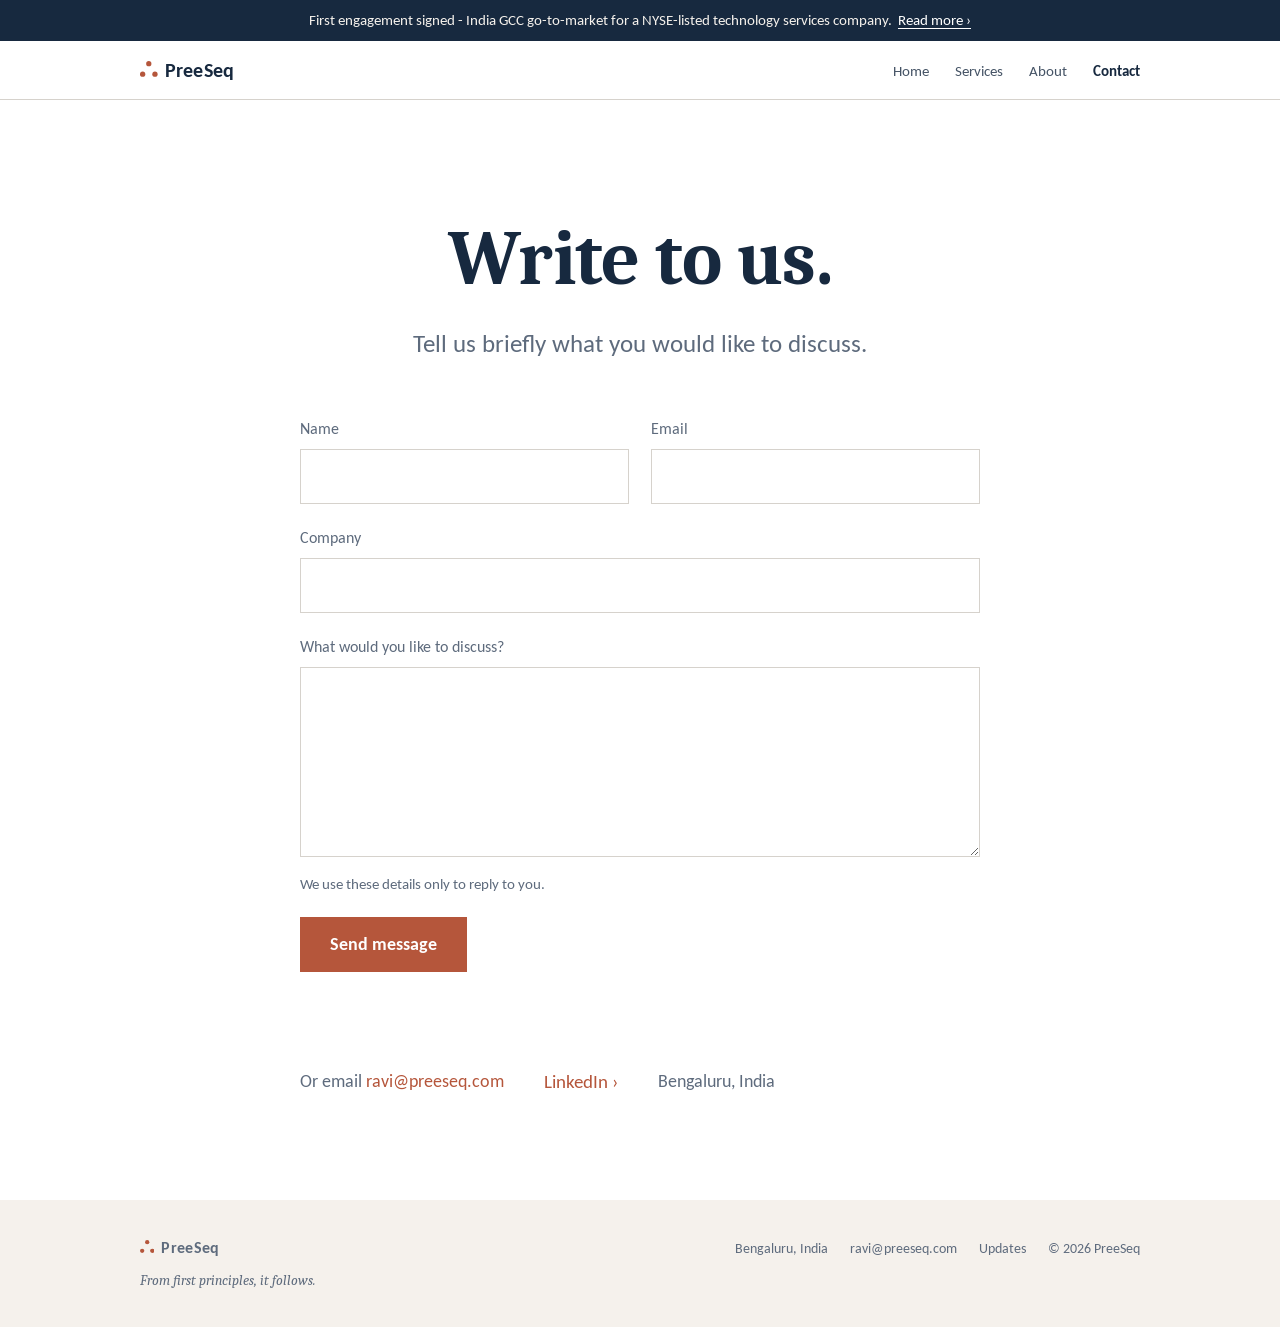
<file: contact.html>
<!doctype html>
<html lang="en-GB">
<head>
<meta charset="utf-8">
<meta name="viewport" content="width=device-width, initial-scale=1">
<title>Contact - PreeSeq</title>
<meta name="description" content="Write to ravi@preeseq.com.">
<link rel="canonical" href="https://preeseq.com/contact.html">
<link rel="icon" href="/favicon.svg" type="image/svg+xml">
<link rel="preload" href="/assets/fonts/Caladea-Bold.woff2" as="font" type="font/woff2" crossorigin>
<link rel="preload" href="/assets/fonts/Carlito-Regular.woff2" as="font" type="font/woff2" crossorigin>
<link rel="stylesheet" href="/assets/css/site.css">
<meta property="og:type" content="website">
<meta property="og:site_name" content="PreeSeq">
<meta property="og:title" content="Contact - PreeSeq">
<meta property="og:description" content="Write to ravi@preeseq.com.">
<meta property="og:url" content="https://preeseq.com/contact.html">
<meta property="og:image" content="https://preeseq.com/assets/img/og.png">
<meta name="twitter:card" content="summary_large_image">
</head>
<body>
<div class="announce">First engagement signed - India GCC go-to-market for a NYSE-listed technology services company.<a href="/updates.html">Read more &rsaquo;</a></div>
<header class="site-header">
  <div class="wrap">
    <a class="logo" href="/" aria-label="PreeSeq home"><svg class="ps-mark" viewBox="0 0 10 9" aria-hidden="true"><circle cx="5" cy="1.5" r="1.5"/><circle cx="1.5" cy="7.5" r="1.5"/><circle cx="8.5" cy="7.5" r="1.5"/></svg><span class="name">PreeSeq</span></a>
    <nav aria-label="Main"><ul class="nav"><li><a href="/">Home</a></li><li><a href="/services.html">Services</a></li><li><a href="/about.html">About</a></li><li><a href="/contact.html" aria-current="page">Contact</a></li></ul></nav>
  </div>
</header>
<main>
<section class="hero" style="padding-bottom:56px">
  <div class="wrap">
    <h1 class="display">Write to us.</h1>
    <p class="sub" style="margin-bottom:0">Tell us briefly what you would like to discuss.</p>
  </div>
</section>

<section class="band" style="padding-top:0">
  <div class="wrap narrow">
    <form class="contact-form" id="contact-form" action="https://api.web3forms.com/submit" method="POST" novalidate>
      <input type="hidden" name="access_key" value="7f6ffba4-67eb-4d51-a567-48d332d1ce09">
      <input type="hidden" name="subject" value="New enquiry from preeseq.com">
      <input type="hidden" name="from_name" value="preeseq.com">
      <input type="hidden" name="redirect" value="https://preeseq.com/thanks.html">
      <input type="checkbox" name="botcheck" class="hp" tabindex="-1" autocomplete="off" aria-hidden="true">
      <div class="field-row">
        <label class="field"><span>Name</span><input type="text" name="name" required autocomplete="name"></label>
        <label class="field"><span>Email</span><input type="email" name="email" required autocomplete="email"></label>
      </div>
      <label class="field"><span>Company</span><input type="text" name="company" autocomplete="organization"></label>
      <label class="field"><span>What would you like to discuss?</span><textarea name="message" rows="6" required></textarea></label>
      <p class="form-note">We use these details only to reply to you.</p>
      <button class="send" type="submit">Send message</button>
      <p class="form-status" role="status" aria-live="polite"></p>
    </form>
    <div class="contact-meta" style="justify-content:flex-start;margin-top:48px">
      <span>Or email <a href="mailto:ravi@preeseq.com">ravi@preeseq.com</a></span>
      <a class="more" href="https://www.linkedin.com/in/guptaravi/" rel="noopener">LinkedIn</a>
      <span>Bengaluru, India</span>
    </div>
  </div>
</section>
<script src="/assets/js/contact.js" defer></script>
</main>
<footer class="site-footer">
  <div class="wrap">
    <a class="logo" href="/"><svg class="ps-mark" viewBox="0 0 10 9" aria-hidden="true"><circle cx="5" cy="1.5" r="1.5"/><circle cx="1.5" cy="7.5" r="1.5"/><circle cx="8.5" cy="7.5" r="1.5"/></svg><span class="name">PreeSeq</span></a>
    <div class="meta">
      <span>Bengaluru, India</span>
      <a href="mailto:ravi@preeseq.com">ravi@preeseq.com</a>
      <a href="/updates.html">Updates</a>
      <span>&copy; 2026 PreeSeq</span>
    </div>
    <p class="tagline">From first principles, it follows.</p>
  </div>
</footer>
</body>
</html>
</file>
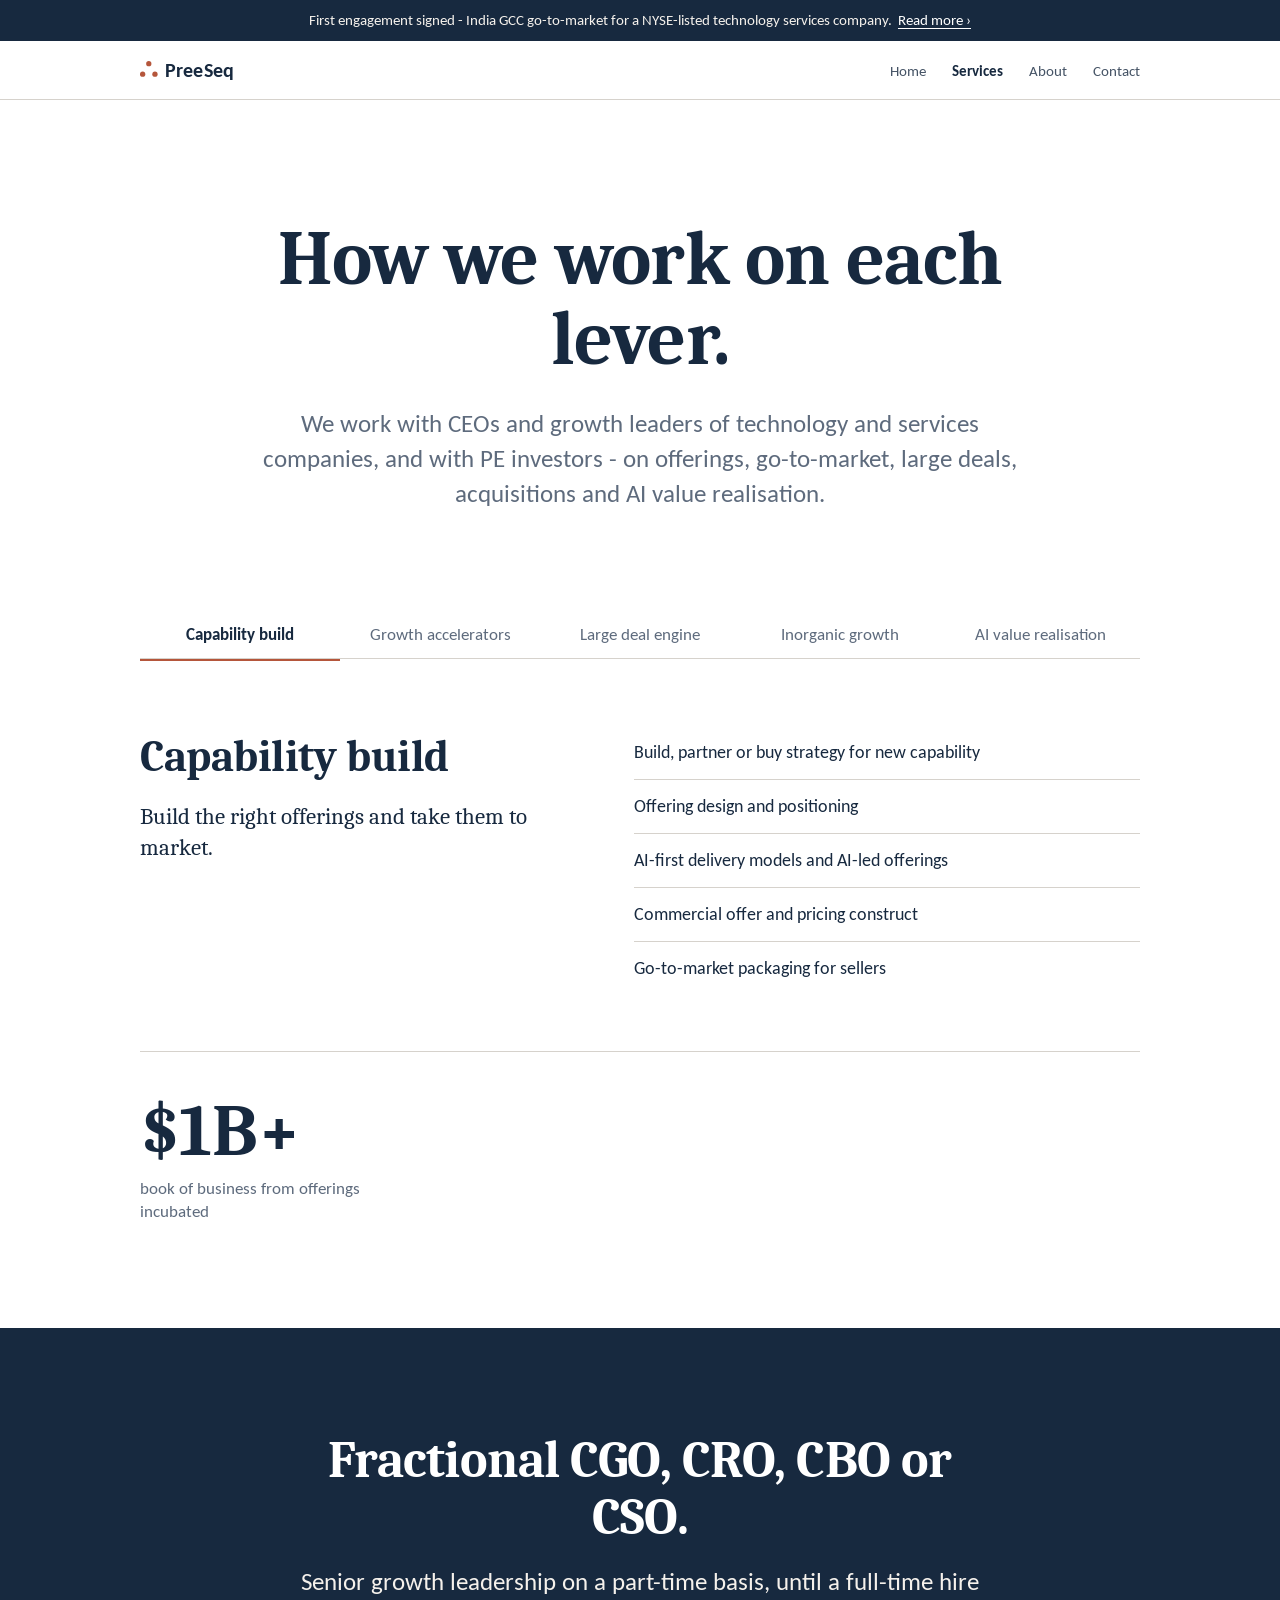
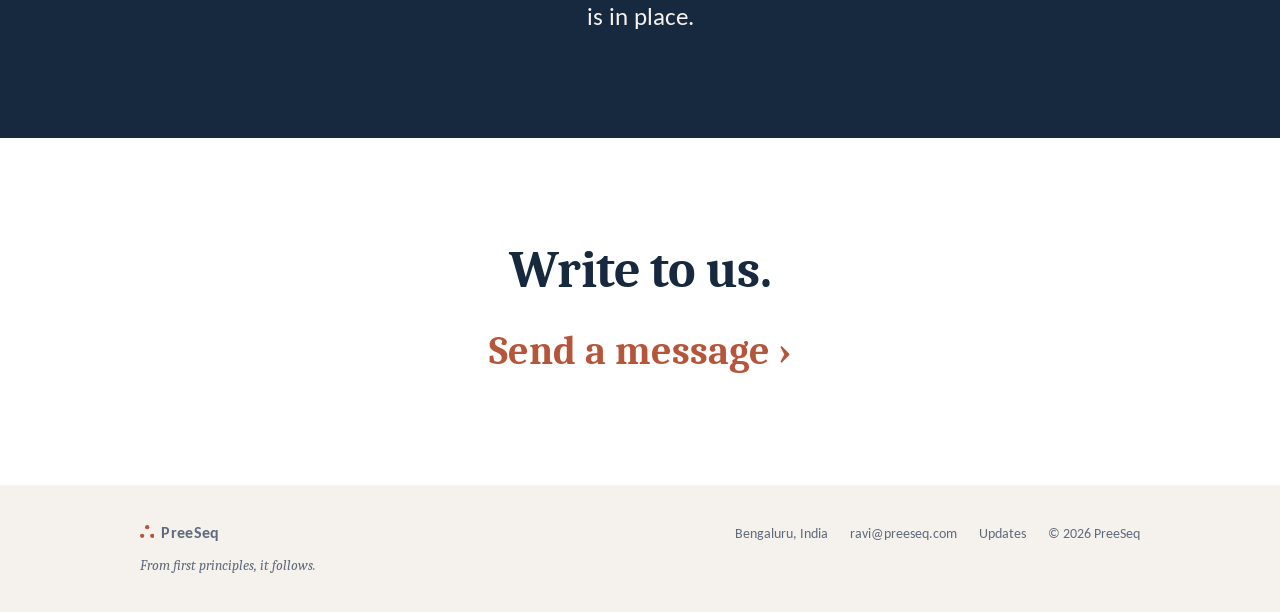
<file: services.html>
<!doctype html>
<html lang="en-GB">
<head>
<meta charset="utf-8">
<meta name="viewport" content="width=device-width, initial-scale=1">
<title>Services - PreeSeq</title>
<meta name="description" content="Capability build, growth accelerators, large deal engine, inorganic growth, AI value realisation and fractional CGO, CRO, CBO or CSO roles.">
<link rel="canonical" href="https://preeseq.com/services.html">
<link rel="icon" href="/favicon.svg" type="image/svg+xml">
<link rel="preload" href="/assets/fonts/Caladea-Bold.woff2" as="font" type="font/woff2" crossorigin>
<link rel="preload" href="/assets/fonts/Carlito-Regular.woff2" as="font" type="font/woff2" crossorigin>
<link rel="stylesheet" href="/assets/css/site.css">
<meta property="og:type" content="website">
<meta property="og:site_name" content="PreeSeq">
<meta property="og:title" content="Services - PreeSeq">
<meta property="og:description" content="Capability build, growth accelerators, large deal engine, inorganic growth, AI value realisation and fractional CGO, CRO, CBO or CSO roles.">
<meta property="og:url" content="https://preeseq.com/services.html">
<meta property="og:image" content="https://preeseq.com/assets/img/og.png">
<meta name="twitter:card" content="summary_large_image">
</head>
<body>
<div class="announce">First engagement signed - India GCC go-to-market for a NYSE-listed technology services company.<a href="/updates.html">Read more &rsaquo;</a></div>
<header class="site-header">
  <div class="wrap">
    <a class="logo" href="/" aria-label="PreeSeq home"><svg class="ps-mark" viewBox="0 0 10 9" aria-hidden="true"><circle cx="5" cy="1.5" r="1.5"/><circle cx="1.5" cy="7.5" r="1.5"/><circle cx="8.5" cy="7.5" r="1.5"/></svg><span class="name">PreeSeq</span></a>
    <nav aria-label="Main"><ul class="nav"><li><a href="/">Home</a></li><li><a href="/services.html" aria-current="page">Services</a></li><li><a href="/about.html">About</a></li><li><a href="/contact.html">Contact</a></li></ul></nav>
  </div>
</header>
<main>
<section class="hero" style="padding-bottom:64px">
  <div class="wrap">
    <h1 class="display">How we work on each lever.</h1>
    <p class="sub">We work with CEOs and growth leaders of technology and services companies, and with PE investors - on offerings, go-to-market, large deals, acquisitions and AI value realisation.</p>
  </div>
</section>

<section class="band" style="padding-top:0">
  <div class="wrap">
    <div class="levers" data-levers>
      <button class="lever-tab" type="button" id="tab-capability-build" aria-controls="capability-build" aria-expanded="true">
        <span class="t"><span class="title">Capability build</span><span class="sum">Offerings, positioning and pricing your sales team can sell.</span></span><span class="plus" aria-hidden="true"></span>
      </button>
      <section class="lever-panel" id="capability-build" role="region" aria-labelledby="tab-capability-build">
        <div class="intro"><h2>Capability build</h2><p class="line">Build the right offerings and take them to market.</p></div>
        <ul><li>Build, partner or buy strategy for new capability</li><li>Offering design and positioning</li><li>AI-first delivery models and AI-led offerings</li><li>Commercial offer and pricing construct</li><li>Go-to-market packaging for sellers</li></ul>
        <div class="evidence"><div class="stats"><div class="stat"><div class="v">$1B+</div><div class="l">book of business from offerings incubated</div></div></div></div>
      </section><button class="lever-tab" type="button" id="tab-growth-accelerators" aria-controls="growth-accelerators" aria-expanded="false">
        <span class="t"><span class="title">Growth accelerators</span><span class="sum">Marketing, analyst relations, partnerships and sales excellence.</span></span><span class="plus" aria-hidden="true"></span>
      </button>
      <section class="lever-panel" id="growth-accelerators" role="region" aria-labelledby="tab-growth-accelerators" hidden>
        <div class="intro"><h2>Growth accelerators</h2><p class="line">Turbocharge the enablers that feed the pipeline - marketing, analysts and advisors, partners and the sales engine.</p></div>
        <ul><li>Marketing uplift - brand and demand generation</li><li>Analyst and sourcing-advisor strategy</li><li>Hyperscaler, data cloud and start-up partnerships</li><li>Sales excellence and transformation</li></ul>
        <div class="evidence"><div class="stats"><div class="stat"><div class="v">$10B+</div><div class="l">pipeline created</div></div><div class="stat"><div class="v">$850M+</div><div class="l">healthcare IT services business built as part of its core leadership team</div></div></div></div>
      </section><button class="lever-tab" type="button" id="tab-large-deals" aria-controls="large-deals" aria-expanded="false">
        <span class="t"><span class="title">Large deal engine</span><span class="sum">Large deals across the lifecycle.</span></span><span class="plus" aria-hidden="true"></span>
      </button>
      <section class="lever-panel" id="large-deals" role="region" aria-labelledby="tab-large-deals" hidden>
        <div class="intro"><h2>Large deal engine</h2><p class="line">Large deal origination and wins, backed by a repeatable deal engine.</p></div>
        <ul><li>Setting up the large deal creation engine</li><li>Solution playbooks, deal reviews and deal governance</li><li>Deal thesis and win themes for each pursuit</li><li>Operating and commercial models with AI productivity built in - pricing and outcome-linked constructs</li></ul>
        <div class="evidence"><div class="stats"><div class="stat"><div class="v">$1B+</div><div class="l">TCV won across tech stacks and industries</div></div></div></div>
      </section><button class="lever-tab" type="button" id="tab-inorganic-growth" aria-controls="inorganic-growth" aria-expanded="false">
        <span class="t"><span class="title">Inorganic growth</span><span class="sum">Due diligence and integration that protect the deal thesis.</span></span><span class="plus" aria-hidden="true"></span>
      </button>
      <section class="lever-panel" id="inorganic-growth" role="region" aria-labelledby="tab-inorganic-growth" hidden>
        <div class="intro"><h2>Inorganic growth</h2><p class="line">Due diligence and integration through an operator's lens.</p></div>
        <ul><li>Operator-led due diligence - will clients buy it, can sales position it, can delivery scale it, will it integrate</li><li>Diligence of AI targets - tested for production-grade capability</li><li>Synergy thesis - revenue and margin - rooted in operating reality and pressure-tested before close</li><li>Integration planning from day one of diligence - 30-60-90-day and 12-month plans</li></ul>
        <div class="evidence"><div class="stats"><div class="stat"><div class="v">10+</div><div class="l">due diligence assessments</div></div><div class="stat"><div class="v">2</div><div class="l">post-acquisition integrations</div></div></div></div>
      </section><button class="lever-tab" type="button" id="tab-ai-value" aria-controls="ai-value" aria-expanded="false">
        <span class="t"><span class="title">AI value realisation</span><span class="sum">AI for the business and for delivery productivity.</span></span><span class="plus" aria-hidden="true"></span>
      </button>
      <section class="lever-panel" id="ai-value" role="region" aria-labelledby="tab-ai-value" hidden>
        <div class="intro"><h2>AI value realisation</h2><p class="line">AI for the business and for delivery productivity.</p></div>
        <ul><li>AI for business - a use-case backlog prioritised by business value, workflows redesigned for AI, adoption plans and impact measurement</li><li>Context-specific capacity economics, value realisation plan and governance</li><li>AI-first or AI-assisted delivery - the choice set by client maturity</li><li>Commercials beyond FTE pricing - subscription, usage-based, outcome-linked</li></ul>
        <div class="evidence"><p class="proof-line">AI use cases in client business operations, and AI-first delivery across development, QA and operations.</p></div>
      </section>
    </div>
  </div>
</section>
<script src="/assets/js/tabs.js" defer></script>

<section class="band navy center" id="fractional">
  <div class="wrap narrow">
    <h2 class="h2" style="margin-bottom:18px">Fractional CGO, CRO, CBO or CSO.</h2>
    <p class="sub" style="margin-bottom:0">Senior growth leadership on a part-time basis, until a full-time hire is in place.</p>
  </div>
</section>

<section class="band center">
  <div class="wrap narrow">
    <h2 class="h2" style="margin-bottom:22px">Write to us.</h2>
    <a class="big-link more" href="/contact.html">Send a message</a>
  </div>
</section>
</main>
<footer class="site-footer">
  <div class="wrap">
    <a class="logo" href="/"><svg class="ps-mark" viewBox="0 0 10 9" aria-hidden="true"><circle cx="5" cy="1.5" r="1.5"/><circle cx="1.5" cy="7.5" r="1.5"/><circle cx="8.5" cy="7.5" r="1.5"/></svg><span class="name">PreeSeq</span></a>
    <div class="meta">
      <span>Bengaluru, India</span>
      <a href="mailto:ravi@preeseq.com">ravi@preeseq.com</a>
      <a href="/updates.html">Updates</a>
      <span>&copy; 2026 PreeSeq</span>
    </div>
    <p class="tagline">From first principles, it follows.</p>
  </div>
</footer>
</body>
</html>
</file>
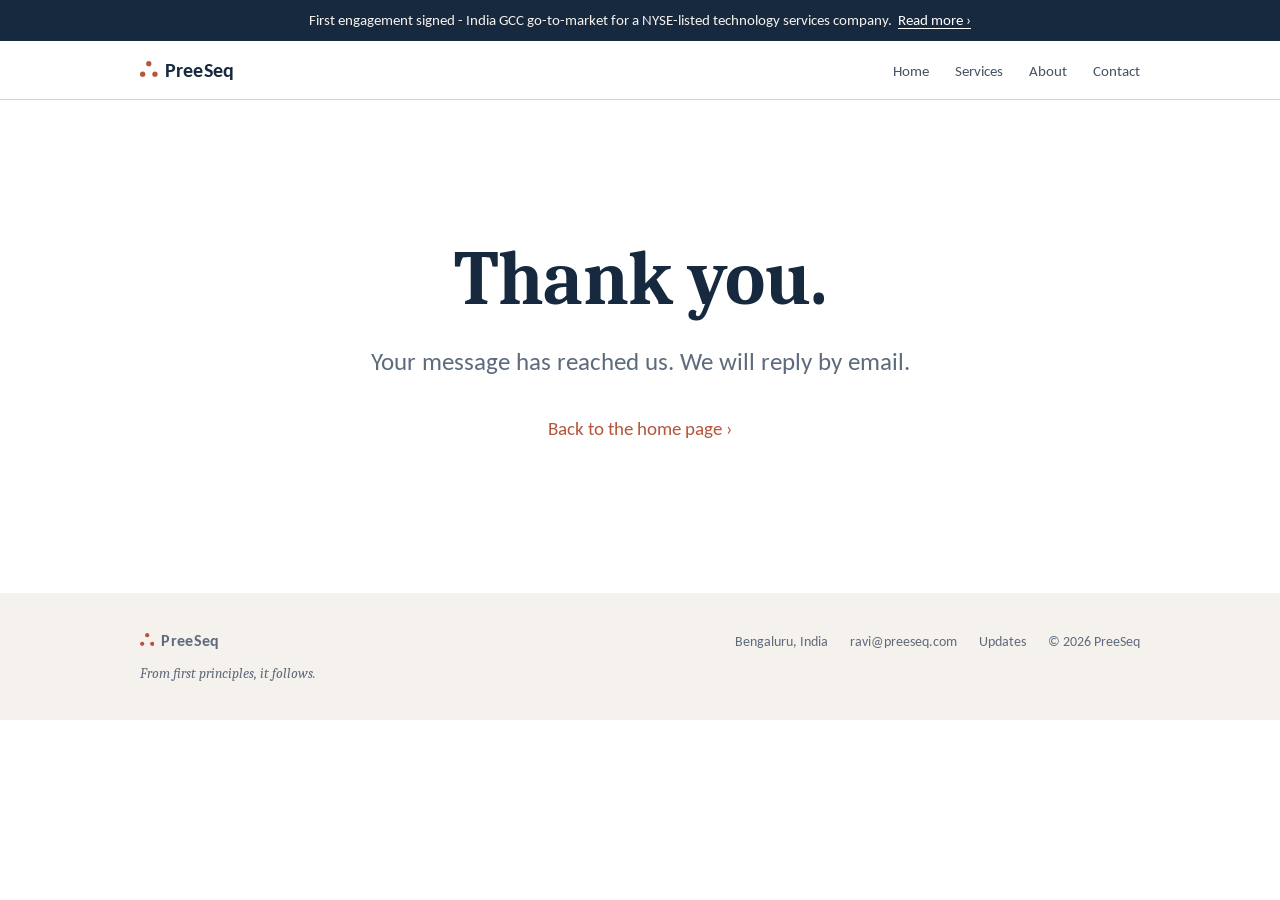
<file: thanks.html>
<!doctype html>
<html lang="en-GB">
<head>
<meta charset="utf-8">
<meta name="viewport" content="width=device-width, initial-scale=1">
<title>Thank you - PreeSeq</title>
<meta name="description" content="Message received.">
<link rel="canonical" href="https://preeseq.com/thanks.html">
<link rel="icon" href="/favicon.svg" type="image/svg+xml">
<link rel="preload" href="/assets/fonts/Caladea-Bold.woff2" as="font" type="font/woff2" crossorigin>
<link rel="preload" href="/assets/fonts/Carlito-Regular.woff2" as="font" type="font/woff2" crossorigin>
<link rel="stylesheet" href="/assets/css/site.css">
<meta property="og:type" content="website">
<meta property="og:site_name" content="PreeSeq">
<meta property="og:title" content="Thank you - PreeSeq">
<meta property="og:description" content="Message received.">
<meta property="og:url" content="https://preeseq.com/thanks.html">
<meta property="og:image" content="https://preeseq.com/assets/img/og.png">
<meta name="twitter:card" content="summary_large_image">
</head>
<body>
<div class="announce">First engagement signed - India GCC go-to-market for a NYSE-listed technology services company.<a href="/updates.html">Read more &rsaquo;</a></div>
<header class="site-header">
  <div class="wrap">
    <a class="logo" href="/" aria-label="PreeSeq home"><svg class="ps-mark" viewBox="0 0 10 9" aria-hidden="true"><circle cx="5" cy="1.5" r="1.5"/><circle cx="1.5" cy="7.5" r="1.5"/><circle cx="8.5" cy="7.5" r="1.5"/></svg><span class="name">PreeSeq</span></a>
    <nav aria-label="Main"><ul class="nav"><li><a href="/">Home</a></li><li><a href="/services.html">Services</a></li><li><a href="/about.html">About</a></li><li><a href="/contact.html">Contact</a></li></ul></nav>
  </div>
</header>
<main>
<section class="hero" style="padding:140px 0 150px">
  <div class="wrap">
    <h1 class="display" style="margin-bottom:24px">Thank you.</h1>
    <p class="sub">Your message has reached us. We will reply by email.</p>
    <a class="more" href="/">Back to the home page</a>
  </div>
</section>
</main>
<footer class="site-footer">
  <div class="wrap">
    <a class="logo" href="/"><svg class="ps-mark" viewBox="0 0 10 9" aria-hidden="true"><circle cx="5" cy="1.5" r="1.5"/><circle cx="1.5" cy="7.5" r="1.5"/><circle cx="8.5" cy="7.5" r="1.5"/></svg><span class="name">PreeSeq</span></a>
    <div class="meta">
      <span>Bengaluru, India</span>
      <a href="mailto:ravi@preeseq.com">ravi@preeseq.com</a>
      <a href="/updates.html">Updates</a>
      <span>&copy; 2026 PreeSeq</span>
    </div>
    <p class="tagline">From first principles, it follows.</p>
  </div>
</footer>
</body>
</html>
</file>
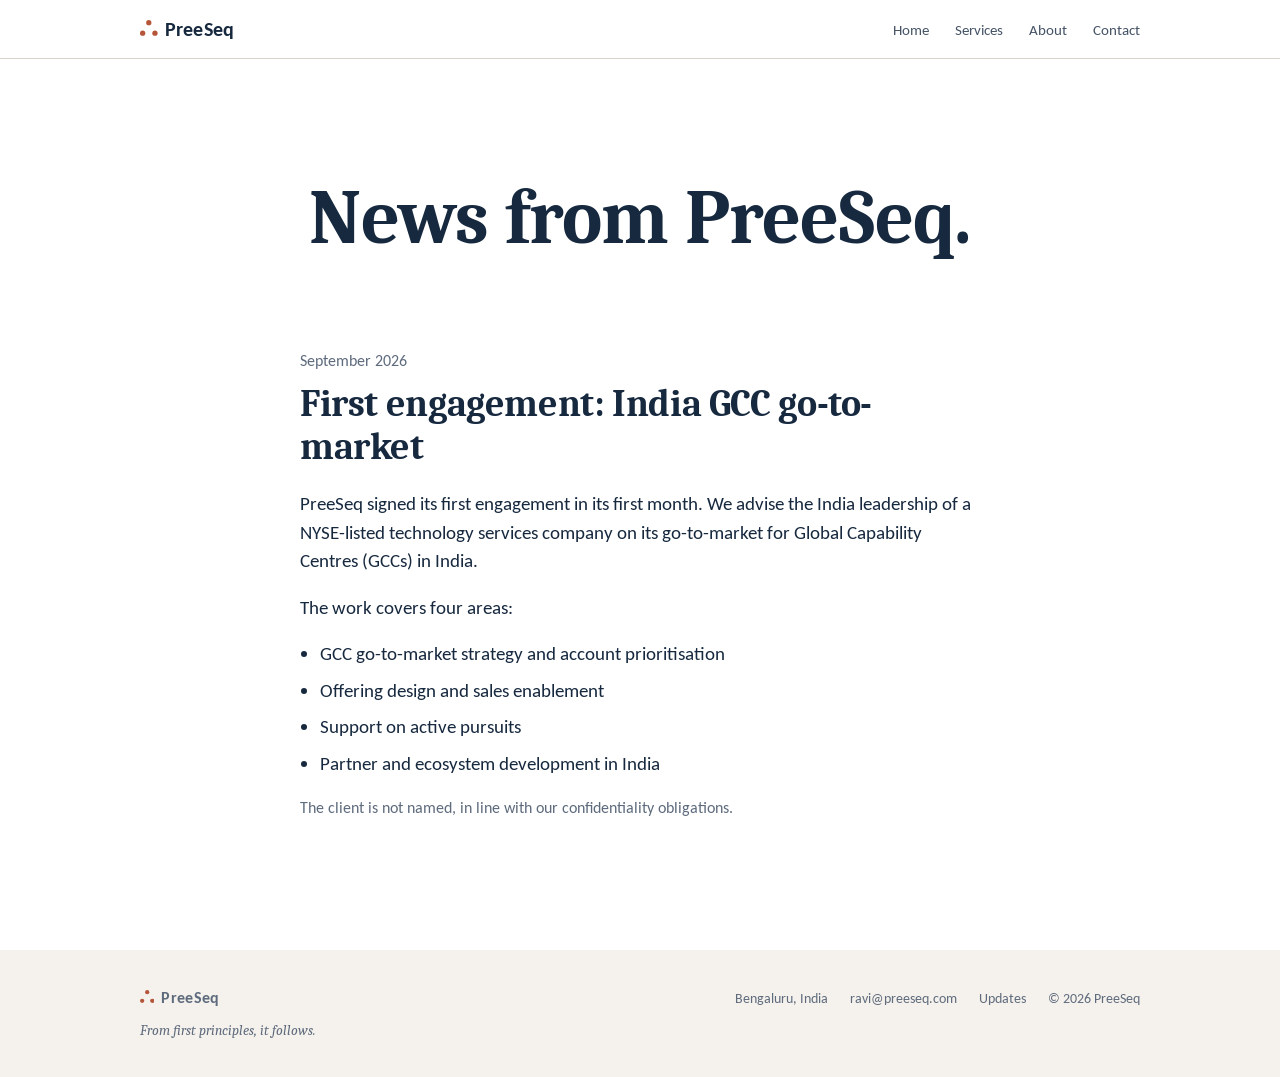
<file: updates.html>
<!doctype html>
<html lang="en-GB">
<head>
<meta charset="utf-8">
<meta name="viewport" content="width=device-width, initial-scale=1">
<title>Updates - PreeSeq</title>
<meta name="description" content="News from PreeSeq.">
<link rel="canonical" href="https://preeseq.com/updates.html">
<link rel="icon" href="/favicon.svg" type="image/svg+xml">
<link rel="preload" href="/assets/fonts/Caladea-Bold.woff2" as="font" type="font/woff2" crossorigin>
<link rel="preload" href="/assets/fonts/Carlito-Regular.woff2" as="font" type="font/woff2" crossorigin>
<link rel="stylesheet" href="/assets/css/site.css">
<meta property="og:type" content="website">
<meta property="og:site_name" content="PreeSeq">
<meta property="og:title" content="Updates - PreeSeq">
<meta property="og:description" content="News from PreeSeq.">
<meta property="og:url" content="https://preeseq.com/updates.html">
<meta property="og:image" content="https://preeseq.com/assets/img/og.png">
<meta name="twitter:card" content="summary_large_image">
</head>
<body>

<header class="site-header">
  <div class="wrap">
    <a class="logo" href="/" aria-label="PreeSeq home"><svg class="ps-mark" viewBox="0 0 10 9" aria-hidden="true"><circle cx="5" cy="1.5" r="1.5"/><circle cx="1.5" cy="7.5" r="1.5"/><circle cx="8.5" cy="7.5" r="1.5"/></svg><span class="name">PreeSeq</span></a>
    <nav aria-label="Main"><ul class="nav"><li><a href="/">Home</a></li><li><a href="/services.html">Services</a></li><li><a href="/about.html">About</a></li><li><a href="/contact.html">Contact</a></li></ul></nav>
  </div>
</header>
<main>
<section class="hero" style="padding-bottom:64px">
  <div class="wrap">
    <h1 class="display">News from PreeSeq.</h1>
  </div>
</section>

<section class="band" style="padding-top:0">
  <div class="wrap narrow">
    <article class="update" id="first-engagement">
      <time datetime="2026-09">September 2026</time>
      <h2>First engagement: India GCC go-to-market</h2>
      <p>PreeSeq signed its first engagement in its first month. We advise the India leadership of a NYSE-listed technology services company on its go-to-market for Global Capability Centres (GCCs) in India.</p>
      <p>The work covers four areas:</p>
      <ul>
        <li>GCC go-to-market strategy and account prioritisation</li>
        <li>Offering design and sales enablement</li>
        <li>Support on active pursuits</li>
        <li>Partner and ecosystem development in India</li>
      </ul>
      <p class="fine">The client is not named, in line with our confidentiality obligations.</p>
    </article>
  </div>
</section>
</main>
<footer class="site-footer">
  <div class="wrap">
    <a class="logo" href="/"><svg class="ps-mark" viewBox="0 0 10 9" aria-hidden="true"><circle cx="5" cy="1.5" r="1.5"/><circle cx="1.5" cy="7.5" r="1.5"/><circle cx="8.5" cy="7.5" r="1.5"/></svg><span class="name">PreeSeq</span></a>
    <div class="meta">
      <span>Bengaluru, India</span>
      <a href="mailto:ravi@preeseq.com">ravi@preeseq.com</a>
      <a href="/updates.html">Updates</a>
      <span>&copy; 2026 PreeSeq</span>
    </div>
    <p class="tagline">From first principles, it follows.</p>
  </div>
</footer>
</body>
</html>
</file>
<file: assets/css/site.css>
/* PreeSeq - web stylesheet. Tokens from the PreeSeq design system. */

@font-face { font-family: "Caladea"; src: url("../fonts/Caladea-Regular.woff2") format("woff2"); font-weight: 400; font-style: normal; font-display: swap; }
@font-face { font-family: "Caladea"; src: url("../fonts/Caladea-Italic.woff2") format("woff2"); font-weight: 400; font-style: italic; font-display: swap; }
@font-face { font-family: "Caladea"; src: url("../fonts/Caladea-Bold.woff2") format("woff2"); font-weight: 700; font-style: normal; font-display: swap; }
@font-face { font-family: "Carlito"; src: url("../fonts/Carlito-Regular.woff2") format("woff2"); font-weight: 400; font-style: normal; font-display: swap; }
@font-face { font-family: "Carlito"; src: url("../fonts/Carlito-Italic.woff2") format("woff2"); font-weight: 400; font-style: italic; font-display: swap; }
@font-face { font-family: "Carlito"; src: url("../fonts/Carlito-Bold.woff2") format("woff2"); font-weight: 700; font-style: normal; font-display: swap; }

:root {
  --navy: #17293f;
  --white: #ffffff;
  --sand: #f5f1ec;
  --terracotta: #b5563b;
  --slate: #5e6b7d;
  --stone: #d6d2cc;

  --display: Cambria, Caladea, Georgia, serif;
  --body: Calibri, Carlito, "Segoe UI", sans-serif;

  --gutter: 20px;
  --max: 1080px;
}
@media (min-width: 720px) { :root { --gutter: 40px; } }

*, *::before, *::after { box-sizing: border-box; }
html { -webkit-text-size-adjust: 100%; scroll-behavior: smooth; }
body { margin: 0; background: var(--white); color: var(--navy); font-family: var(--body); font-size: 19px; line-height: 1.5; -webkit-font-smoothing: antialiased; }
img { max-width: 100%; height: auto; display: block; }
a { color: var(--terracotta); text-decoration: none; }
a:hover { text-decoration: underline; text-underline-offset: 3px; }
:focus-visible { outline: 2px solid var(--terracotta); outline-offset: 3px; }
p { margin: 0 0 18px; }
h1, h2, h3 { font-family: var(--display); font-weight: 700; margin: 0; letter-spacing: -0.01em; }

.wrap { max-width: var(--max); margin: 0 auto; padding: 0 var(--gutter); }
.narrow { max-width: 760px; margin-left: auto; margin-right: auto; }
.center { text-align: center; }

/* Brand mark: three round dots */
.ps-mark { display: inline-block; width: 0.8em; height: 0.72em; fill: var(--terracotta); flex: none; }

/* Announcement bar */
.announce { background: var(--navy); color: var(--sand); font-size: 15px; text-align: center; padding: 10px var(--gutter); line-height: 1.4; }
.announce a { color: var(--white); white-space: nowrap; margin-left: 6px; text-decoration: underline; text-underline-offset: 3px; }

/* Header */
.site-header { background: rgba(255,255,255,0.94); backdrop-filter: saturate(180%) blur(12px); position: sticky; top: 0; z-index: 10; border-bottom: 0.5px solid var(--stone); }
.site-header .wrap { display: flex; flex-wrap: wrap; align-items: center; justify-content: space-between; gap: 6px 24px; padding-top: 14px; padding-bottom: 14px; }
.logo { display: inline-flex; align-items: baseline; gap: 7px; color: var(--navy); }
.logo:hover { text-decoration: none; }
.logo .ps-mark { font-size: 22px; }
.logo .name { font-weight: 700; font-size: 20px; letter-spacing: 0.3px; }
.nav { display: flex; gap: 4px 26px; margin: 0; padding: 0; list-style: none; }
.nav a { color: var(--navy); font-size: 15px; opacity: 0.8; }
.nav a:hover { opacity: 1; text-decoration: none; }
.nav a[aria-current="page"] { opacity: 1; font-weight: 700; }

/* Links with chevron */
.more { font-size: 19px; font-weight: 400; color: var(--terracotta); white-space: nowrap; }
.more::after { content: " \203A"; }
.links { display: flex; flex-wrap: wrap; gap: 10px 36px; justify-content: center; }

/* Sections */
.band { padding: 104px 0; }
.band.sand { background: var(--sand); }
.band.navy { background: var(--navy); color: var(--white); }
.band.navy .more { color: var(--white); }
.band.tight { padding: 80px 0; }
@media (max-width: 719px) { .band { padding: 72px 0; } .band.tight { padding: 56px 0; } }

.display { font-size: clamp(40px, 7vw, 76px); line-height: 1.05; }
.h2 { font-size: clamp(32px, 5vw, 52px); line-height: 1.1; }
.h3 { font-size: clamp(26px, 3vw, 32px); line-height: 1.15; }
.sub { font-size: clamp(20px, 2.4vw, 25px); line-height: 1.4; color: var(--slate); }
.band.navy .sub { color: var(--sand); }

/* Hero */
.hero { padding: 120px 0 112px; text-align: center; }
.hero .ps-mark { font-size: 44px; margin-bottom: 30px; }
.hero h1 { max-width: 900px; margin: 0 auto 26px; }
.hero .sub { max-width: 780px; margin: 0 auto 36px; }
@media (max-width: 719px) { .hero { padding: 72px 0 72px; } }

/* Approach */
.approach .h2 { margin-bottom: 26px; }
.approach p { font-size: 21px; }
.approach .tagline { font-family: var(--display); font-style: italic; font-size: 24px; color: var(--slate); margin: 28px 0 0; }

/* Lever tiles (home) */
.tiles { display: grid; gap: 16px; grid-template-columns: 1fr; margin: 56px 0 0; padding: 0; list-style: none; }
@media (min-width: 700px) { .tiles { grid-template-columns: repeat(2, 1fr); } }
@media (min-width: 1000px) { .tiles { grid-template-columns: repeat(6, 1fr); } .tile { grid-column: span 2; } .tile:nth-child(4) { grid-column: 2 / span 2; } }
.tile { background: var(--sand); padding: 36px 30px 32px; display: flex; flex-direction: column; position: relative; }
@media (min-width: 1000px) { .tile { min-height: 250px; padding: 40px 34px 36px; } }
.tile h3 { font-size: 27px; line-height: 1.15; margin-bottom: 12px; }
.tile p { color: var(--slate); font-size: 18px; flex: 1; margin-bottom: 22px; }
.tile .more { font-size: 17px; }
.tile .more::before { content: ""; position: absolute; inset: 0; }
.tile.dark { background: var(--navy); color: var(--white); }
.tile.dark p { color: var(--stone); }
.tile.dark .more { color: var(--white); }
.after-tiles { margin-top: 44px; }

/* Services: lever selector */
.levers { display: grid; grid-template-columns: 1fr; }
.lever-tab {
  font: inherit; text-align: left; width: 100%; cursor: pointer; background: none; color: var(--navy);
  border: 0; border-bottom: 0.5px solid var(--stone); padding: 22px 0; display: flex; justify-content: space-between; align-items: center; gap: 16px;
}
.lever-tab .t { display: flex; flex-direction: column; gap: 3px; }
.lever-tab .title { font-family: var(--display); font-weight: 700; font-size: 25px; line-height: 1.2; }
.lever-tab .sum { color: var(--slate); font-size: 17px; line-height: 1.35; }
.lever-tab .plus { position: relative; width: 16px; height: 16px; flex: none; }
.lever-tab .plus::before, .lever-tab .plus::after { content: ""; position: absolute; background: var(--navy); left: 0; right: 0; top: 7px; height: 2px; transition: transform .2s; }
.lever-tab .plus::after { transform: rotate(90deg); }
.lever-tab[aria-expanded="true"] .plus::after { transform: rotate(0deg); }
.lever-tab[aria-expanded="true"] .title { color: var(--terracotta); }
.lever-panel { padding: 8px 0 40px; border-bottom: 0.5px solid var(--stone); }
.lever-panel h2 { display: none; }
.lever-panel .line { font-family: var(--display); font-size: 23px; line-height: 1.35; margin-bottom: 22px; }
.lever-panel ul { margin: 0 0 36px; padding: 0; list-style: none; }
.lever-panel li { padding: 13px 0; border-top: 0.5px solid var(--stone); font-size: 18px; }
.lever-panel li:first-child { border-top: 0; padding-top: 0; }

.stats { display: flex; flex-wrap: wrap; gap: 28px 64px; }
.stat .v { font-family: var(--display); font-weight: 700; font-size: clamp(48px, 6vw, 72px); line-height: 1; color: var(--navy); }
.stat .l { color: var(--slate); font-size: 17px; margin-top: 10px; max-width: 260px; line-height: 1.35; }
.proof-line { font-family: var(--display); font-style: italic; font-size: 22px; color: var(--slate); margin: 0; }

@media (min-width: 900px) {
  .levers { grid-template-columns: repeat(5, 1fr); column-gap: 0; }
  .lever-tab { grid-row: 1; border-bottom: 2px solid transparent; box-shadow: inset 0 -1px 0 var(--stone); padding: 14px 12px; justify-content: center; }
  .lever-tab .sum, .lever-tab .plus { display: none; }
  .lever-tab .title { font-family: var(--body); font-size: 17px; font-weight: 400; color: var(--slate); }
  .lever-tab:hover .title { color: var(--navy); }
  .lever-tab[aria-expanded="true"] { border-bottom-color: var(--terracotta); }
  .lever-tab[aria-expanded="true"] .title { color: var(--navy); font-weight: 700; }
  .lever-panel { grid-row: 2; grid-column: 1 / -1; border-bottom: 0; padding: 72px 0 0; display: grid; grid-template-columns: 5fr 6fr; gap: 0 72px; align-items: start; }
  .lever-panel[hidden] { display: none; }
  .lever-panel h2 { display: block; font-size: 44px; line-height: 1.08; margin-bottom: 20px; }
  .lever-panel .intro { grid-column: 1; }
  .lever-panel ul { grid-column: 2; margin: 6px 0 0; }
  .lever-panel .evidence { grid-column: 1 / -1; border-top: 0.5px solid var(--stone); margin-top: 56px; padding-top: 44px; }
}

/* About */
.bio { display: grid; gap: 44px; }
@media (min-width: 900px) { .bio { grid-template-columns: 5fr 7fr; gap: 72px; align-items: start; } }
.bio img { width: 100%; }
@media (max-width: 899px) { .bio img { max-width: 360px; } }
.bio p { font-size: 20px; line-height: 1.6; }

/* Contact */
.big-email { font-family: var(--display); font-weight: 700; font-size: clamp(30px, 5vw, 54px); color: var(--terracotta); }
.contact-meta { display: flex; flex-wrap: wrap; justify-content: center; gap: 8px 40px; margin-top: 40px; color: var(--slate); font-size: 18px; }

/* Updates */
.update { border-top: 0.5px solid var(--stone); padding: 48px 0 8px; }
.update:first-child { border-top: 0; padding-top: 0; }
.update time { color: var(--slate); font-size: 16px; display: block; margin-bottom: 10px; }
.update h2 { font-size: clamp(28px, 4vw, 38px); line-height: 1.15; margin-bottom: 20px; }
.update ul { padding-left: 20px; margin: 0 0 18px; }
.update li { margin-bottom: 8px; }
.update .fine { color: var(--slate); font-size: 16px; }

/* Footer */
.site-footer { background: var(--sand); color: var(--slate); font-size: 14px; padding: 36px 0; }
.site-footer .wrap { display: flex; flex-wrap: wrap; gap: 10px 28px; align-items: center; justify-content: space-between; }
.site-footer .logo .ps-mark { font-size: 18px; }
.site-footer .logo .name { font-size: 16px; }
.site-footer .meta { display: flex; flex-wrap: wrap; gap: 6px 22px; }
.site-footer a { color: var(--slate); }
.site-footer .tagline { font-family: var(--display); font-style: italic; width: 100%; margin: 0; }

/* Contact form */
.big-link { font-family: var(--display); font-weight: 700; font-size: clamp(28px, 4vw, 40px); }
.contact-form { display: grid; gap: 22px; }
.field-row { display: grid; gap: 22px; }
@media (min-width: 700px) { .field-row { grid-template-columns: 1fr 1fr; } }
.field { display: grid; gap: 8px; }
.field span { font-size: 16px; color: var(--slate); }
.field input, .field textarea {
  font: inherit; font-size: 18px; color: var(--navy); background: var(--white);
  border: 1px solid var(--stone); border-radius: 0; padding: 13px 14px; width: 100%;
}
.field textarea { resize: vertical; min-height: 150px; }
.field input:focus, .field textarea:focus { outline: none; border-color: var(--navy); box-shadow: 0 0 0 1px var(--navy); }
.hp { position: absolute; left: -9999px; width: 1px; height: 1px; opacity: 0; }
.form-note { color: var(--slate); font-size: 15px; margin: -6px 0 0; }
.send { justify-self: start; font: inherit; font-weight: 700; font-size: 18px; color: var(--white); background: var(--terracotta); border: 0; border-radius: 0; padding: 14px 30px; cursor: pointer; }
.send:hover { background: #9c4a32; }
.send:disabled { opacity: 0.6; cursor: wait; }
.form-status { margin: 0; font-size: 17px; min-height: 1.5em; }
.form-status.ok { color: var(--navy); font-weight: 700; }
.form-status.error { color: var(--terracotta); }

html { scroll-padding-top: 90px; }
</file>
<file: eforgcc/assets/css/site.css>
/* Everforth GCC — site styles. Tokens from the Everforth design system. */
:root{
  --slate:#44546a; --slate-deep:#374b66; --steel:#5f798a; --steel-brand:#7c95a5;
  --teal:#37b3a2; --teal-a:#298478; --teal-light:#75d5c7; --orange:#ee9f2d; --yellow:#f6c350;
  --steel-tint:#e5eaed; --teal-tint:#d5f2ee; --teal-wash:#ecfaf8; --grey:#a6a6a6; --ink-muted:#4d4d4d;
  --paper:#f6f8f9; --white:#fff;
  --sans:Arial,"Helvetica Neue",Helvetica,"Liberation Sans",sans-serif;
  --radius-card:26px; --radius-chip:7px; --radius-pill:11px;
  --shadow-soft:-3px 3px 20px rgba(0,0,0,.12);
  --wrap:1120px; --nav-h:52px;
}
*{box-sizing:border-box;margin:0;padding:0}
html{scroll-behavior:smooth;-webkit-text-size-adjust:100%}
body{font-family:var(--sans);color:var(--slate);background:var(--white);font-size:18px;line-height:1.5;-webkit-font-smoothing:antialiased}
img{max-width:100%;display:block}
a{color:var(--teal-a);text-decoration:none}
a:hover{text-decoration:underline}
.wrap{max-width:var(--wrap);margin:0 auto;padding:0 32px}
.narrow{max-width:820px;margin-left:auto;margin-right:auto}
.center{text-align:center}
.hl{color:var(--teal)}
.dark .hl{color:var(--teal-light)}

/* Global nav */
.gnav{position:sticky;top:0;z-index:50;height:var(--nav-h);background:rgba(255,255,255,.82);backdrop-filter:saturate(180%) blur(18px);-webkit-backdrop-filter:saturate(180%) blur(18px);border-bottom:1px solid rgba(68,84,106,.1)}
.gnav .wrap{display:flex;align-items:center;justify-content:space-between;height:100%}
.gnav .brand img{height:18px;width:auto}
.gnav ul{display:flex;gap:28px;list-style:none}
.gnav ul a{color:var(--slate);font-size:14px}
.gnav ul a[aria-current]{color:var(--teal-a);font-weight:700}
.gnav ul a:hover{color:var(--teal-a);text-decoration:none}
.menu-btn{display:none;background:none;border:0;font:inherit;font-size:14px;color:var(--slate);cursor:pointer}

/* Local nav (product page) */
.lnav{position:sticky;top:var(--nav-h);z-index:40;background:rgba(255,255,255,.88);backdrop-filter:saturate(180%) blur(18px);-webkit-backdrop-filter:saturate(180%) blur(18px);border-bottom:1px solid rgba(68,84,106,.1)}
.lnav .wrap{display:flex;align-items:center;justify-content:space-between;height:52px;gap:24px}
.lnav .title{font-weight:700;font-size:20px;white-space:nowrap}
.lnav ul{display:flex;gap:22px;list-style:none;overflow-x:auto;scrollbar-width:none}
.lnav ul::-webkit-scrollbar{display:none}
.lnav ul a{font-size:13px;color:var(--slate);white-space:nowrap;padding:4px 0;border-bottom:2px solid transparent}
.lnav ul a.on{border-color:var(--teal);font-weight:700}
.lnav ul a:hover{text-decoration:none;color:var(--teal-a)}

/* Type */
.eyebrow{font-size:17px;font-weight:700;color:var(--teal-a);margin-bottom:10px}
.dark .eyebrow{color:var(--teal-light)}
.display{font-size:clamp(40px,6.4vw,80px);line-height:1.04;font-weight:700;letter-spacing:-.015em}
.h1{font-size:clamp(34px,4.8vw,60px);line-height:1.07;font-weight:700;letter-spacing:-.01em}
.h2{font-size:clamp(28px,3.4vw,44px);line-height:1.1;font-weight:700;letter-spacing:-.005em}
.h3{font-size:22px;line-height:1.25;font-weight:700}
.lead{font-size:clamp(19px,1.9vw,24px);line-height:1.4;color:var(--slate)}
.dark .lead{color:rgba(255,255,255,.88)}
.muted{color:var(--steel)}
.micro{font-size:12px;color:var(--steel);line-height:1.4}
.dark .micro{color:rgba(255,255,255,.7)}

/* Sections */
.band{padding:120px 0}
.band.tight{padding:88px 0}
.band.paper{background:var(--paper)}
.band.wash{background:var(--teal-wash)}
.dark{color:var(--white);background:var(--slate)}
.dark .h1,.dark .h2,.dark .display,.dark .h3{color:var(--white)}
.grad{background:var(--slate) url(../bg-gradient.jpg) center/cover no-repeat}
.sec-head{margin-bottom:56px}
.sec-head .lead{margin-top:18px}

/* Hero */
.hero{padding:140px 0 120px;text-align:center}
.hero .lead{max-width:760px;margin:24px auto 0}
.hero .ctas{margin-top:36px;display:flex;gap:28px;justify-content:center;flex-wrap:wrap}
.more{font-size:18px;color:var(--teal-a);font-weight:400}
.more::after{content:" \203A";font-size:1.15em}
.dark .more{color:var(--teal-light)}
.btn{display:inline-block;background:var(--teal-a);color:#fff;border-radius:980px;padding:12px 24px;font-size:17px}
.btn:hover{background:var(--slate-deep);text-decoration:none}
.dark .btn{background:#fff;color:var(--slate)}
.dark .btn:hover{background:var(--teal-wash)}

/* Facts row */
.facts{display:grid;grid-template-columns:repeat(4,1fr);gap:24px;margin-top:72px;text-align:center}
.fact .n{font-size:clamp(36px,4vw,54px);font-weight:700;line-height:1;color:var(--white)}
.fact .n small{font-size:.5em;font-weight:700}
.fact .l{margin-top:10px;font-size:15px;color:rgba(255,255,255,.82)}

/* Split (home) */
.split{display:grid;grid-template-columns:1fr 1fr;gap:24px}
.panel{border-radius:var(--radius-card);padding:56px 48px;min-height:560px;display:flex;flex-direction:column;overflow:hidden;position:relative}
.panel.light{background:var(--paper)}
.panel .tag{font-size:13px;font-weight:700;letter-spacing:.06em;text-transform:uppercase;color:var(--teal-a);margin-bottom:14px}
.panel.dark .tag{color:var(--teal-light)}
.panel .h2{margin-bottom:16px}
.panel p.body{font-size:19px;line-height:1.45}
.panel.dark p.body{color:rgba(255,255,255,.88)}
.panel .foot{margin-top:auto;padding-top:36px}
.phase-strip{display:flex;gap:8px;margin-top:36px;flex-wrap:wrap}
.phase-strip span{font-size:14px;font-weight:700;padding:8px 14px;border-radius:var(--radius-chip);background:rgba(255,255,255,.14);color:#fff}
.svc-list{list-style:none;margin-top:32px;border-top:1px solid rgba(68,84,106,.14)}
.svc-list li{display:flex;align-items:center;gap:18px;padding:20px 0;border-bottom:1px solid rgba(68,84,106,.14)}
.svc-list li a{display:flex;align-items:center;gap:18px;flex:1;color:var(--slate)}
.svc-list li a:hover{text-decoration:none}
.svc-list li a:hover .svc-name{color:var(--teal-a)}
.svc-name{font-size:21px;font-weight:700}
.svc-note{margin-left:auto;font-size:13px;color:var(--steel)}

/* Icon disc */
.disc{flex:none;width:56px;height:56px;border-radius:50%;background:var(--slate);display:grid;place-items:center;box-shadow:var(--shadow-soft);border:3px solid #fff}
.disc img{width:30px;height:30px;filter:brightness(0) invert(1)}
.disc.teal{background:var(--teal-a)}
.disc.steel{background:var(--steel)}
.disc.orange{background:var(--orange)}
.disc.lg{width:84px;height:84px}
.disc.lg img{width:46px;height:46px}

/* Cards grid */
.grid{display:grid;gap:24px}
.g2{grid-template-columns:repeat(2,1fr)}
.g3{grid-template-columns:repeat(3,1fr)}
.g4{grid-template-columns:repeat(4,1fr)}
.card{background:#fff;border-radius:var(--radius-card);padding:36px 32px}
.paper .card,.wash .card{background:#fff}
.card.tint{background:var(--paper)}
.card .h3{margin:18px 0 10px}
.card p{font-size:17px;line-height:1.5}
.card .num{font-size:15px;font-weight:700;color:var(--teal-a)}

/* Stats */
.stat .n{font-size:clamp(44px,5vw,64px);font-weight:700;line-height:1;color:var(--teal-a)}
.stat .l{margin-top:12px;font-size:17px;line-height:1.4}
.stats{display:grid;grid-template-columns:repeat(4,1fr);gap:40px}
.source{margin-top:48px}

/* Compare */
.compare{display:grid;grid-template-columns:1fr 1fr;gap:24px}
.model{border-radius:var(--radius-card);padding:44px 40px;background:#fff;border:1px solid rgba(68,84,106,.14)}
.model.lead-model{border:2px solid var(--teal)}
.model .badge{display:inline-block;font-size:12px;font-weight:700;letter-spacing:.05em;text-transform:uppercase;padding:6px 12px;border-radius:var(--radius-chip);background:var(--teal-tint);color:var(--slate)}
.model .h2{margin:18px 0 6px;font-size:clamp(26px,2.6vw,34px)}
.model .for{color:var(--steel);font-size:17px}
.model dl{margin-top:28px}
.model dt{font-size:13px;font-weight:700;letter-spacing:.05em;text-transform:uppercase;color:var(--steel);margin-top:22px}
.model dd{font-size:18px;margin-top:6px;line-height:1.45}

/* Phases (sticky rail) */
.phases{display:grid;grid-template-columns:300px 1fr;gap:64px;align-items:start}
.rail{position:sticky;top:calc(var(--nav-h) + 52px + 48px)}
.rail ol{list-style:none}
.rail li{display:flex;align-items:center;gap:16px;padding:14px 0;color:var(--grey);font-weight:700;font-size:22px;transition:color .3s}
.rail li .dot{width:14px;height:14px;border-radius:50%;background:var(--steel-tint);transition:background .3s,transform .3s}
.rail li.on{color:var(--slate)}
.rail li.on .dot{background:var(--teal);transform:scale(1.25)}
.rail .rail-note{margin-top:28px;font-size:15px;color:var(--steel);line-height:1.5}
.phase{padding:0 0 120px}
.phase:last-child{padding-bottom:0}
.phase .when{font-size:15px;font-weight:700;color:var(--teal-a);margin-bottom:8px}
.phase .h2{margin-bottom:14px}
.phase .lead{margin-bottom:32px}
.work{display:grid;grid-template-columns:repeat(2,1fr);gap:14px}
.work div{background:var(--paper);border-radius:16px;padding:20px 22px;font-size:16px;line-height:1.45}
.work div b{display:block;font-size:17px;margin-bottom:4px}
.gate{margin-top:20px;display:flex;align-items:center;gap:14px;background:var(--slate);color:#fff;border-radius:var(--radius-pill);padding:14px 20px;font-size:16px}
.gate .k{font-size:12px;font-weight:700;letter-spacing:.06em;text-transform:uppercase;color:var(--teal-light);white-space:nowrap}
.steps{display:flex;gap:10px;margin:8px 0 28px;flex-wrap:wrap}
.steps span{flex:1;min-width:150px;padding:14px 16px;border-radius:var(--radius-chip);color:#fff;font-size:15px;font-weight:700;line-height:1.3}
.steps span small{display:block;font-weight:400;font-size:13px;margin-top:4px;opacity:.92}
.s1{background:var(--orange)}.s2{background:var(--steel)}.s3{background:var(--teal-a)}.s4{background:var(--slate)}

/* Outputs table */
.outputs{width:100%;border-collapse:collapse;background:#fff;border-radius:var(--radius-card);overflow:hidden}
.outputs th{background:var(--slate);color:#fff;text-align:left;font-size:14px;letter-spacing:.03em;padding:16px 20px}
.outputs td{padding:20px;border-bottom:1px solid var(--steel-tint);font-size:16px;line-height:1.45;vertical-align:top}
.outputs td:first-child{font-weight:700;font-size:17px;width:22%}
.outputs td:last-child{width:24%;color:var(--teal-a);font-weight:700}
.outputs tr:last-child td{border-bottom:0}
.outputs ul{list-style:none}
.outputs li{padding-left:14px;position:relative}
.outputs li::before{content:"";position:absolute;left:0;top:.62em;width:5px;height:5px;border-radius:50%;background:var(--teal)}

/* Partner model */
.pm{display:grid;grid-template-columns:1fr 1fr;gap:24px;align-items:stretch}
.pm .card{display:flex;flex-direction:column}
.pm ul{list-style:none;margin-top:18px}
.pm li{padding:14px 0;border-top:1px solid var(--steel-tint);font-size:17px;line-height:1.45}
.pm li b{display:block}

/* CTA */
.cta{padding:140px 0;text-align:center}
.cta .lead{max-width:680px;margin:20px auto 32px}

/* Coming soon */
.soon{padding:160px 0 140px;text-align:center}
.soon .disc{margin:0 auto 28px}
.pill{display:inline-block;margin-top:28px;font-size:14px;font-weight:700;padding:8px 16px;border-radius:980px;background:var(--steel-tint);color:var(--slate)}

/* Footer */
.foot-band{background:var(--paper);padding:48px 0;font-size:13px;color:var(--steel)}
.foot-band .wrap{display:flex;justify-content:space-between;align-items:center;gap:24px;flex-wrap:wrap}
.foot-band img{height:16px;width:auto}
.foot-band nav a{color:var(--steel);margin-left:20px}

/* Reveal */
.reveal{opacity:0;transform:translateY(28px);transition:opacity .8s ease,transform .8s ease}
.reveal.in{opacity:1;transform:none}
@media (prefers-reduced-motion:reduce){.reveal{opacity:1;transform:none;transition:none}html{scroll-behavior:auto}}

/* Responsive */
@media (max-width:980px){
  .g4,.stats,.facts{grid-template-columns:repeat(2,1fr)}
  .g3{grid-template-columns:1fr 1fr}
  .phases{grid-template-columns:1fr}
  .rail{display:none}
}
@media (max-width:760px){
  body{font-size:17px}
  .wrap{padding:0 22px}
  .band{padding:84px 0}
  .split,.compare,.pm,.g2,.g3,.work{grid-template-columns:1fr}
  .panel{min-height:0;padding:40px 28px}
  .gnav ul{display:none;position:absolute;top:var(--nav-h);left:0;right:0;flex-direction:column;gap:0;background:#fff;padding:8px 22px 16px;border-bottom:1px solid var(--steel-tint)}
  .gnav ul.open{display:flex}
  .gnav ul a{display:block;padding:12px 0;font-size:16px}
  .menu-btn{display:block}
  .lnav .title{font-size:17px}
  .outputs,.outputs tbody,.outputs tr,.outputs td{display:block;width:100%!important}
  .outputs thead{display:none}
  .outputs tr{border-bottom:1px solid var(--steel-tint);padding:8px 0}
  .outputs td{border:0;padding:8px 20px}
}
@media print{.gnav,.lnav{position:static}.reveal{opacity:1;transform:none}}
.work.w3{grid-template-columns:repeat(3,1fr)}
.work div .d{display:block;margin-top:8px;font-size:14px;color:var(--teal-a);font-weight:700}
@media (max-width:760px){.work.w3{grid-template-columns:1fr}}
.paper .work div{background:#fff}
@media (max-width:760px){.g4{grid-template-columns:1fr}.lnav .title{display:none}.lnav .wrap{justify-content:flex-start}}

/* ---- Offering pages: module chevron tabs ---- */
.tabbar{position:sticky;top:var(--nav-h);z-index:40;background:rgba(255,255,255,.92);backdrop-filter:saturate(180%) blur(18px);-webkit-backdrop-filter:saturate(180%) blur(18px);border-bottom:1px solid rgba(68,84,106,.1);padding:14px 0}
.chevs{display:flex;gap:4px;overflow-x:auto;scrollbar-width:none}
.chevs::-webkit-scrollbar{display:none}
.chev{flex:1 0 auto;min-width:150px;border:0;cursor:pointer;font:inherit;font-size:14px;font-weight:700;text-align:left;padding:12px 18px 12px 28px;background:var(--steel-tint);color:var(--slate);clip-path:polygon(0 0,calc(100% - 14px) 0,100% 50%,calc(100% - 14px) 100%,0 100%,14px 50%);transition:background .25s,color .25s}
.chev:first-child{clip-path:polygon(0 0,calc(100% - 14px) 0,100% 50%,calc(100% - 14px) 100%,0 100%);padding-left:18px}
.chev .ltr{display:block;font-size:11px;letter-spacing:.08em;opacity:.75;margin-bottom:2px}
.chev:hover{background:var(--teal-tint)}
.chev[aria-selected="true"]{background:var(--teal-a);color:#fff}
.panelwrap{padding:72px 0 120px}
.tabpanel[hidden]{display:none}
.tabpanel .h2{margin-bottom:14px}
.tabpanel .lead{margin-bottom:40px;max-width:860px}
.block{margin-top:64px}
.block .h3{margin-bottom:18px}
.next-tab{margin-top:56px;padding-top:28px;border-top:1px solid var(--steel-tint);display:flex;justify-content:flex-end}
.next-tab button{background:none;border:0;font:inherit;font-size:18px;color:var(--teal-a);cursor:pointer}
.next-tab button::after{content:" \203A";font-size:1.15em}

/* Hero facts for offering pages */
.ofacts{display:grid;grid-template-columns:1fr 1fr;gap:24px;margin:56px auto 0;max-width:900px;text-align:left}
.ofacts div{background:rgba(255,255,255,.1);border-radius:16px;padding:22px 24px}
.ofacts b{display:block;font-size:13px;letter-spacing:.06em;text-transform:uppercase;color:var(--teal-light);margin-bottom:8px}
.ofacts p{font-size:17px;line-height:1.45;color:rgba(255,255,255,.92)}

/* Data table */
.dtable{width:100%;border-collapse:collapse;background:#fff;border-radius:18px;overflow:hidden;font-size:16px}
.dtable th{background:var(--slate);color:#fff;text-align:left;font-size:13px;letter-spacing:.03em;padding:14px 18px}
.dtable td{padding:16px 18px;border-bottom:1px solid var(--steel-tint);vertical-align:top;line-height:1.45}
.dtable tr:last-child td{border-bottom:0}
.dtable td.k{font-weight:700;width:20%}
.dtable td.r{font-weight:700;color:var(--teal-a);white-space:nowrap}
.dtable .grp td{background:var(--teal-wash);font-weight:700;font-size:14px;letter-spacing:.03em}
.paper .dtable{box-shadow:none}
.tint-bg{background:var(--paper);border-radius:var(--radius-card);padding:40px}

/* Lists inside cards */
.ticks{list-style:none;margin-top:10px}
.ticks li{position:relative;padding:7px 0 7px 18px;font-size:16px;line-height:1.45;border-top:1px solid var(--steel-tint)}
.ticks li:first-child{border-top:0}
.ticks li::before{content:"";position:absolute;left:0;top:1.05em;width:6px;height:6px;border-radius:50%;background:var(--teal)}
.card .out{margin-top:16px;padding-top:14px;border-top:2px solid var(--teal);font-size:15px}
.card .out b{display:block;font-size:12px;letter-spacing:.06em;text-transform:uppercase;color:var(--teal-a);margin-bottom:4px}
.card.hdr{padding:0;overflow:hidden}
.card.hdr .hd{padding:18px 24px;color:#fff;font-weight:700;font-size:18px}
.card.hdr .bd{padding:18px 24px 24px}
.hd.c1{background:var(--teal-a)}.hd.c2{background:var(--slate)}.hd.c3{background:var(--steel)}.hd.c4{background:var(--orange)}.hd.c5{background:var(--slate-deep)}
.pot{display:inline-block;margin-top:12px;font-size:13px;font-weight:700;padding:5px 10px;border-radius:var(--radius-chip)}
.pot.hi{background:var(--teal-tint);color:var(--slate)}.pot.md{background:#fdf0dc;color:var(--slate)}.pot.lo{background:var(--steel-tint);color:var(--slate)}
.stats.st3{grid-template-columns:repeat(3,1fr)}
.callout{margin-top:24px;background:var(--teal-wash);border-left:4px solid var(--teal);padding:18px 22px;border-radius:0 12px 12px 0;font-size:17px}
.wave{display:grid;grid-template-columns:90px repeat(8,1fr);gap:6px;align-items:center;font-size:13px}
.wave .lbl{font-weight:700}
.wave .bar{grid-column:span 5;display:flex;gap:4px}
.wave .bar span{flex:1;background:var(--teal-a);color:#fff;padding:8px 6px;font-weight:700;font-size:12px;text-align:center}
.wave .bar span:nth-child(5){background:var(--slate)}
.spectrum{position:relative;margin-bottom:22px;height:34px;background:linear-gradient(90deg,var(--steel-tint),var(--teal-a));clip-path:polygon(0 0,calc(100% - 22px) 0,100% 50%,calc(100% - 22px) 100%,0 100%);display:flex;align-items:center;padding:0 20px;font-size:14px;font-weight:700;color:var(--slate)}
@media (max-width:980px){.ofacts{grid-template-columns:1fr}.stats.st3{grid-template-columns:1fr 1fr}}
@media (max-width:760px){.dtable,.dtable tbody,.dtable tr,.dtable td{display:block;width:100%!important}.dtable thead{display:none}.dtable tr{border-bottom:1px solid var(--steel-tint);padding:8px 0}.dtable td{border:0;padding:6px 18px}.tint-bg{padding:24px}.wave{grid-template-columns:60px repeat(8,1fr)}.wave .bar span{font-size:0;padding:8px 0}.stats.st3{grid-template-columns:1fr}}

.tabpanel .h1{margin-bottom:18px}
.tabpanel .h1+.grid,.tabpanel .h1+.dtable,.tabpanel .h1+.stats,.tabpanel .h1+.spectrum{margin-top:40px}
.tabpanel{scroll-margin-top:150px}
section[id]{scroll-margin-top:104px}
.source+.block,.callout+.block{margin-top:64px}
.ofacts.one{grid-template-columns:1fr;max-width:640px;text-align:center}
.mtag{display:inline-block;font-size:13px;font-weight:700;letter-spacing:.04em;padding:7px 14px;border-radius:var(--radius-chip);background:var(--slate);color:#fff;margin-bottom:18px}
.mtag.m2{background:var(--steel)}
.mblock{margin-top:56px}
.mblock:first-of-type{margin-top:8px}
.mblock .h3{margin-bottom:16px}
.panelwrap .card{background:var(--paper)}
.panelwrap .tint-bg .card{background:#fff}
.band:not(.paper):not(.wash):not(.dark) .card{background:var(--paper)}
.steps span small{font-size:14px;line-height:1.35}
</file>
